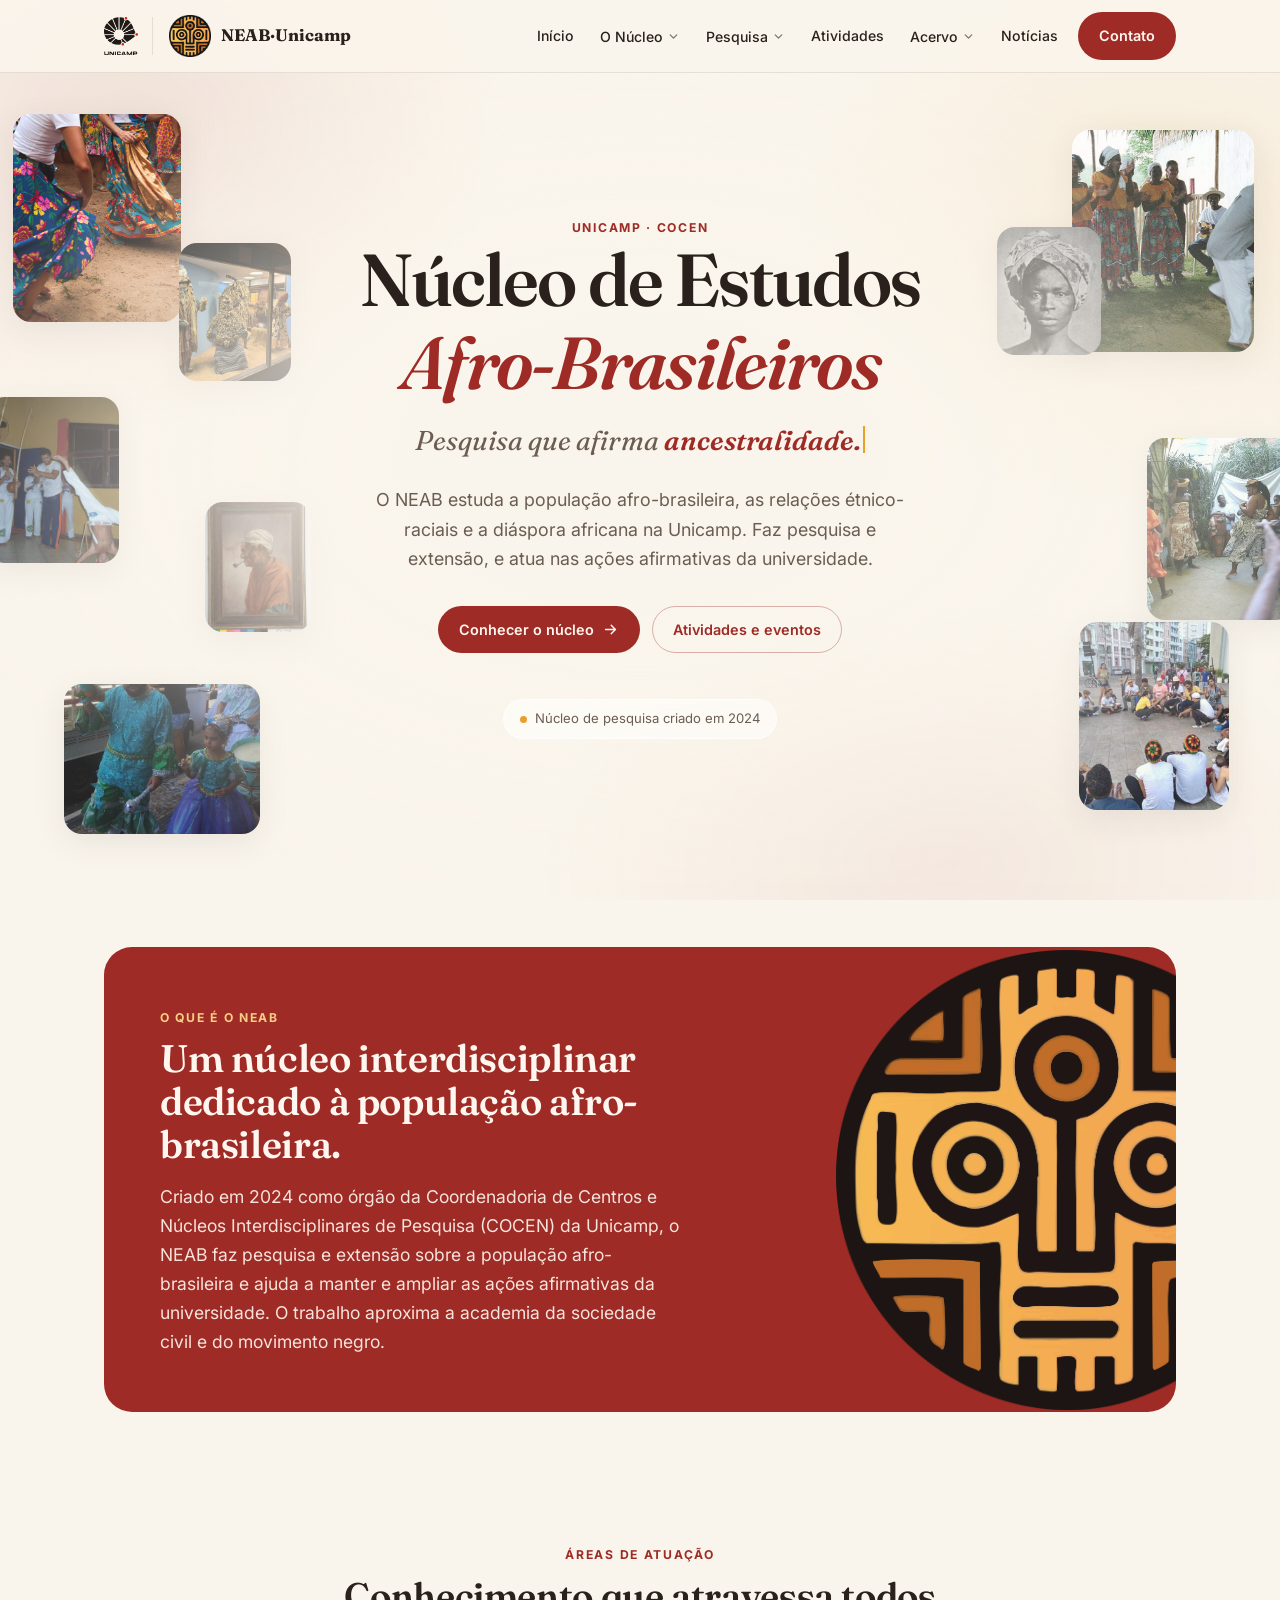
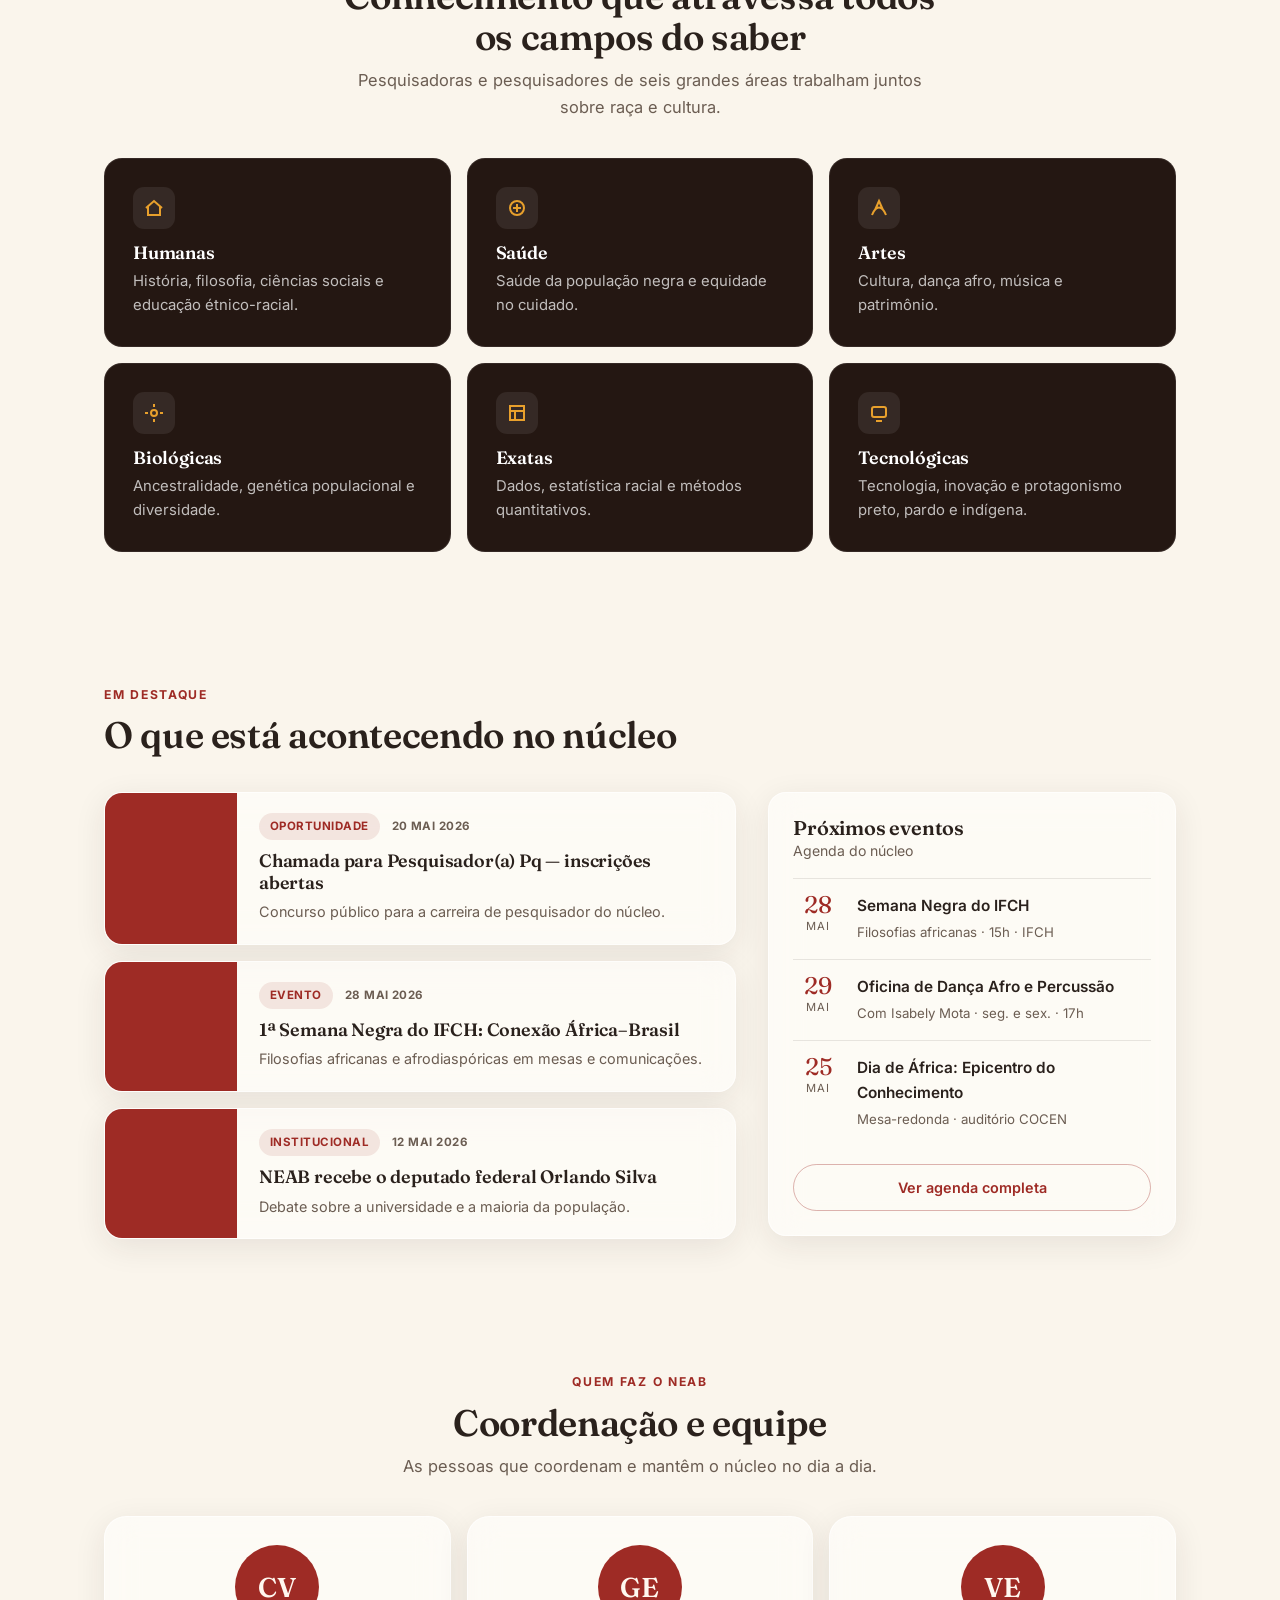
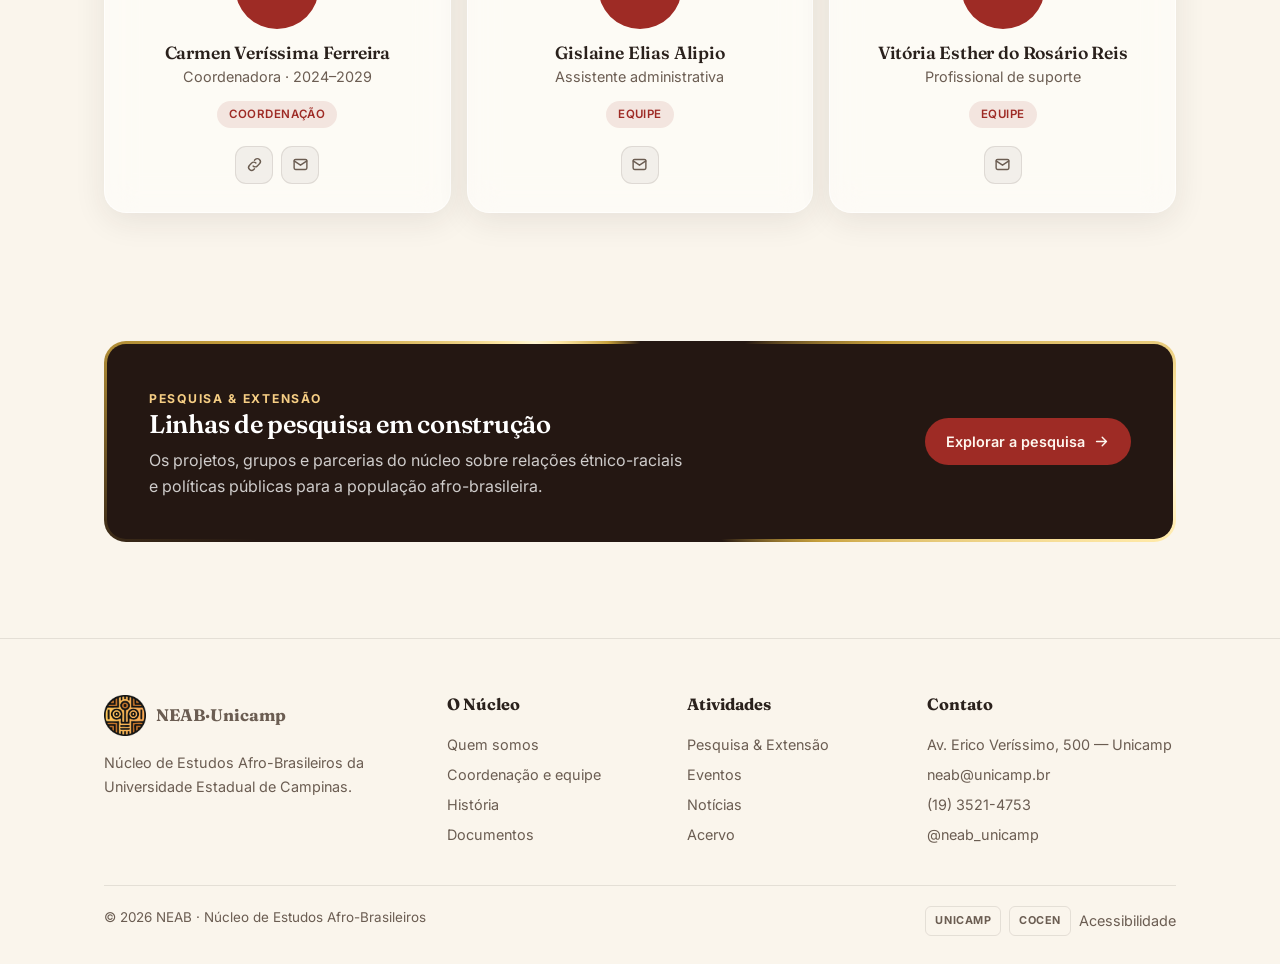
<file: index.html>
<!DOCTYPE html>
<html lang="pt-BR">
<head>
<meta charset="UTF-8">
<meta name="viewport" content="width=device-width, initial-scale=1.0">
<title>NEAB Unicamp — Núcleo de Estudos Afro-Brasileiros</title>
<meta name="description" content="Núcleo de Estudos Afro-Brasileiros da Unicamp. Pesquisa, extensão e ações afirmativas sobre a população afro-brasileira.">
<link rel="icon" type="image/png" href="neab.png">
<link rel="apple-touch-icon" href="neab.png">
<link rel="preconnect" href="https://fonts.googleapis.com">
<link rel="preconnect" href="https://fonts.gstatic.com" crossorigin>
<link href="https://fonts.googleapis.com/css2?family=Fraunces:ital,opsz,wght@0,9..144,400;0,9..144,500;0,9..144,600;0,9..144,700;1,9..144,400;1,9..144,500&family=Inter:wght@400;500;600;700&display=swap" rel="stylesheet">
<link rel="stylesheet" href="styles.css">
</head>
<body>
<a href="#main" class="skip">Pular para o conteúdo</a>

<svg width="0" height="0" style="position:absolute" aria-hidden="true">
  <symbol id="adinkra" viewBox="0 0 100 100"><g fill="none" stroke="currentColor" stroke-width="6" stroke-linecap="round" stroke-linejoin="round"><rect x="22" y="22" width="56" height="56" rx="8"/><path d="M50 14 V32 M50 68 V86 M14 50 H32 M68 50 H86"/><circle cx="50" cy="50" r="13"/><path d="M50 41 L59 50 L50 59 L41 50 Z" fill="currentColor" stroke="none"/></g></symbol>
  <symbol id="i-info" viewBox="0 0 24 24" fill="none" stroke="currentColor" stroke-width="2" stroke-linecap="round" stroke-linejoin="round"><circle cx="12" cy="12" r="9"/><path d="M12 11v5M12 8h.01"/></symbol>
  <symbol id="i-users" viewBox="0 0 24 24" fill="none" stroke="currentColor" stroke-width="2" stroke-linecap="round" stroke-linejoin="round"><circle cx="9" cy="8" r="3"/><path d="M3 20a6 6 0 0 1 12 0M16 6a3 3 0 0 1 0 6M21 20a5 5 0 0 0-4-5"/></symbol>
  <symbol id="i-compass" viewBox="0 0 24 24" fill="none" stroke="currentColor" stroke-width="2" stroke-linecap="round" stroke-linejoin="round"><circle cx="12" cy="12" r="9"/><path d="M15.5 8.5l-2 5-5 2 2-5z"/></symbol>
  <symbol id="i-clock" viewBox="0 0 24 24" fill="none" stroke="currentColor" stroke-width="2" stroke-linecap="round" stroke-linejoin="round"><circle cx="12" cy="12" r="9"/><path d="M12 7v5l3 2"/></symbol>
  <symbol id="i-file" viewBox="0 0 24 24" fill="none" stroke="currentColor" stroke-width="2" stroke-linecap="round" stroke-linejoin="round"><path d="M14 3H6v18h12V7z"/><path d="M14 3v4h4M9 13h6M9 17h6"/></symbol>
  <symbol id="i-search" viewBox="0 0 24 24" fill="none" stroke="currentColor" stroke-width="2" stroke-linecap="round" stroke-linejoin="round"><circle cx="11" cy="11" r="7"/><path d="M21 21l-4-4"/></symbol>
  <symbol id="i-folder" viewBox="0 0 24 24" fill="none" stroke="currentColor" stroke-width="2" stroke-linecap="round" stroke-linejoin="round"><path d="M3 7h6l2 2h10v9a2 2 0 0 1-2 2H3z"/></symbol>
  <symbol id="i-book" viewBox="0 0 24 24" fill="none" stroke="currentColor" stroke-width="2" stroke-linecap="round" stroke-linejoin="round"><path d="M4 4h11a2 2 0 0 1 2 2v14H6a2 2 0 0 1-2-2z"/><path d="M17 6h3v14H8"/></symbol>
  <symbol id="i-video" viewBox="0 0 24 24" fill="none" stroke="currentColor" stroke-width="2" stroke-linecap="round" stroke-linejoin="round"><rect x="3" y="6" width="13" height="12" rx="2"/><path d="M16 10l5-3v10l-5-3z"/></symbol>
  <symbol id="i-chev" viewBox="0 0 24 24" fill="none" stroke="currentColor" stroke-width="2.4" stroke-linecap="round" stroke-linejoin="round"><path d="M6 9l6 6 6-6"/></symbol>
  <symbol id="i-arrow" viewBox="0 0 24 24" fill="none" stroke="currentColor" stroke-width="2" stroke-linecap="round" stroke-linejoin="round"><path d="M5 12h14M13 6l6 6-6 6"/></symbol>
  <symbol id="i-mail" viewBox="0 0 24 24" fill="none" stroke="currentColor" stroke-width="2" stroke-linecap="round" stroke-linejoin="round"><rect x="3" y="5" width="18" height="14" rx="2"/><path d="M3 7l9 6 9-6"/></symbol>
  <symbol id="i-link" viewBox="0 0 24 24" fill="none" stroke="currentColor" stroke-width="2" stroke-linecap="round" stroke-linejoin="round"><path d="M10 14a4 4 0 0 0 6 0l3-3a4 4 0 0 0-6-6l-1 1"/><path d="M14 10a4 4 0 0 0-6 0l-3 3a4 4 0 0 0 6 6l1-1"/></symbol>
</svg>

<!-- NAVBAR flutuante -->
<header>
  <nav class="navbar" aria-label="Navegação principal">
    <a class="unicamp-seal" href="https://www.unicamp.br" aria-label="Universidade Estadual de Campinas"><img src="unicamp-logo.png" alt="Unicamp"></a>
    <a class="brand" href="#" aria-label="NEAB Unicamp — início">
      <img class="logo-badge" src="neab.png" alt="NEAB Unicamp">
      <span>NEAB·Unicamp</span>
    </a>
    <div class="navlinks">
      <a class="navlink" href="index.html">Início</a>
      <div class="has-drop">
        <button class="navlink">O Núcleo <svg class="chev"><use href="#i-chev"/></svg></button>
        <div class="dropdown" role="menu">
          <a class="drop-item" href="o-nucleo.html#quem-somos"><span class="ic"><svg width="19" height="19"><use href="#i-info"/></svg></span><span><span class="t">Quem somos</span><span class="d">Missão e o que é o NEAB</span></span></a>
          <a class="drop-item" href="o-nucleo.html#equipe"><span class="ic"><svg width="19" height="19"><use href="#i-users"/></svg></span><span><span class="t">Coordenação e equipe</span><span class="d">Pesquisadores e administração</span></span></a>
          <a class="drop-item" href="o-nucleo.html#areas"><span class="ic"><svg width="19" height="19"><use href="#i-compass"/></svg></span><span><span class="t">Áreas de atuação</span><span class="d">As seis áreas do conhecimento</span></span></a>
          <a class="drop-item" href="o-nucleo.html#historia"><span class="ic"><svg width="19" height="19"><use href="#i-clock"/></svg></span><span><span class="t">História</span><span class="d">A trajetória na Unicamp</span></span></a>
          <a class="drop-item" href="o-nucleo.html#documentos"><span class="ic"><svg width="19" height="19"><use href="#i-file"/></svg></span><span><span class="t">Documentos</span><span class="d">Criação e regimento</span></span></a>
        </div>
      </div>
      <div class="has-drop">
        <button class="navlink">Pesquisa <svg class="chev"><use href="#i-chev"/></svg></button>
        <div class="dropdown" role="menu">
          <a class="drop-item" href="pesquisa.html#linhas"><span class="ic"><svg width="19" height="19"><use href="#i-search"/></svg></span><span><span class="t">Linhas de pesquisa</span><span class="d">Eixos temáticos</span></span></a>
          <a class="drop-item" href="pesquisa.html#projetos"><span class="ic"><svg width="19" height="19"><use href="#i-folder"/></svg></span><span><span class="t">Projetos</span><span class="d">Pesquisa e extensão em curso</span></span></a>
        </div>
      </div>
      <a class="navlink" href="eventos.html">Atividades</a>
      <div class="has-drop">
        <button class="navlink">Acervo <svg class="chev"><use href="#i-chev"/></svg></button>
        <div class="dropdown" role="menu">
          <a class="drop-item" href="acervo.html#publicacoes"><span class="ic"><svg width="19" height="19"><use href="#i-book"/></svg></span><span><span class="t">Publicações</span><span class="d">Artigos, livros e produção</span></span></a>
          <a class="drop-item" href="acervo.html#videos"><span class="ic"><svg width="19" height="19"><use href="#i-video"/></svg></span><span><span class="t">Vídeos</span><span class="d">Registros de eventos</span></span></a>
        </div>
      </div>
      <a class="navlink" href="noticias.html">Notícias</a>
    </div>
    <a class="btn btn-primary nav-cta" href="contato.html">Contato</a>
    <button class="menu-toggle" id="openSheet" aria-label="Abrir menu" aria-expanded="false">
      <svg width="22" height="22" fill="none" stroke="currentColor" stroke-width="2" stroke-linecap="round"><path d="M3 7h18M3 12h18M3 17h18"/></svg>
    </button>
  </nav>
</header>

<!-- Sheet mobile -->
<div class="overlay" id="overlay"></div>
<aside class="sheet" id="sheet" aria-label="Menu" aria-hidden="true">
  <div class="sheet-head">
    <a class="brand" href="#"><img class="logo-badge" src="neab.png" alt="NEAB Unicamp"><span>NEAB·Unicamp</span></a>
    <button class="menu-toggle" id="closeSheet" aria-label="Fechar menu" style="display:flex"><svg width="20" height="20" fill="none" stroke="currentColor" stroke-width="2" stroke-linecap="round"><path d="M5 5l12 12M17 5L5 17"/></svg></button>
  </div>
  <div class="sheet-body">
    <a class="sheet-link" href="index.html">Início</a>
    <div class="acc">
      <button class="acc-trigger">O Núcleo <svg class="chev"><use href="#i-chev"/></svg></button>
      <div class="acc-panel">
        <a href="o-nucleo.html#quem-somos"><span class="ic"><svg width="18" height="18"><use href="#i-info"/></svg></span>Quem somos</a>
        <a href="o-nucleo.html#equipe"><span class="ic"><svg width="18" height="18"><use href="#i-users"/></svg></span>Coordenação e equipe</a>
        <a href="o-nucleo.html#areas"><span class="ic"><svg width="18" height="18"><use href="#i-compass"/></svg></span>Áreas de atuação</a>
        <a href="o-nucleo.html#historia"><span class="ic"><svg width="18" height="18"><use href="#i-clock"/></svg></span>História</a>
        <a href="o-nucleo.html#documentos"><span class="ic"><svg width="18" height="18"><use href="#i-file"/></svg></span>Documentos</a>
      </div>
    </div>
    <div class="acc">
      <button class="acc-trigger">Pesquisa &amp; Extensão <svg class="chev"><use href="#i-chev"/></svg></button>
      <div class="acc-panel">
        <a href="pesquisa.html#linhas"><span class="ic"><svg width="18" height="18"><use href="#i-search"/></svg></span>Linhas de pesquisa</a>
        <a href="pesquisa.html#projetos"><span class="ic"><svg width="18" height="18"><use href="#i-folder"/></svg></span>Projetos</a>
      </div>
    </div>
    <a class="sheet-link" href="eventos.html">Atividades</a>
    <div class="acc">
      <button class="acc-trigger">Acervo <svg class="chev"><use href="#i-chev"/></svg></button>
      <div class="acc-panel">
        <a href="acervo.html#publicacoes"><span class="ic"><svg width="18" height="18"><use href="#i-book"/></svg></span>Publicações</a>
        <a href="acervo.html#videos"><span class="ic"><svg width="18" height="18"><use href="#i-video"/></svg></span>Vídeos</a>
      </div>
    </div>
    <a class="sheet-link" href="noticias.html">Notícias</a>
  </div>
  <div class="sheet-cta"><a class="btn btn-primary" href="#" style="width:100%;justify-content:center">Contato</a></div>
</aside>

<main id="main">

  <!-- HERO -->
  <section class="hero">
    <!-- Imagens flutuantes (parallax) — PLACEHOLDERS em duotone; trocar por fotos do NEAB -->
    <!-- Imagens flutuantes (parallax) — EXEMPLOS afro-temáticos (Wikimedia Commons); trocar por fotos do NEAB -->
    <div class="floating" id="floating" aria-hidden="true">
      <div class="float-el" data-depth="1.4" style="top:5%;left:1%;width:168px;height:208px"><img src="img/h6.jpg" alt=""></div>
      <div class="float-el" data-depth="0.8" style="top:7%;right:2%;width:182px;height:222px"><img src="img/h2.jpg" alt=""></div>
      <div class="float-el" data-depth="2.0" style="top:40%;left:-1%;width:132px;height:166px"><img src="img/h8.jpg" alt=""></div>
      <div class="float-el" data-depth="1.2" style="top:45%;right:-1%;width:146px;height:182px"><img src="img/h4.jpg" alt=""></div>
      <div class="float-el" data-depth="1.1" style="bottom:6%;left:5%;width:196px;height:150px"><img src="img/h3.jpg" alt=""></div>
      <div class="float-el" data-depth="1.6" style="bottom:9%;right:4%;width:150px;height:188px"><img src="img/h1.jpg" alt=""></div>
      <div class="float-el" data-depth="1.0" style="top:21%;left:14%;width:112px;height:138px"><img src="img/h5.jpg" alt=""></div>
      <div class="float-el" data-depth="1.3" style="top:19%;right:14%;width:104px;height:128px"><img src="img/h7.png" alt=""></div>
      <div class="float-el" data-depth="0.9" style="bottom:31%;left:16%;width:106px;height:130px"><img src="img/h9.jpg" alt=""></div>
    </div>
    <!-- fundo mobile (estático, decorativo) -->
    <div class="floating-m" aria-hidden="true">
      <div class="float-el" style="top:2%;left:-6%;width:124px;height:155px"><img src="img/h2.jpg" alt=""></div>
      <div class="float-el" style="top:5%;right:-7%;width:132px;height:162px"><img src="img/h6.jpg" alt=""></div>
      <div class="float-el" style="bottom:1%;left:-5%;width:120px;height:142px"><img src="img/h1.jpg" alt=""></div>
      <div class="float-el" style="bottom:3%;right:-6%;width:130px;height:152px"><img src="img/h3.jpg" alt=""></div>
    </div>
    <div class="hero-scrim" aria-hidden="true"></div>
    <div class="wrap hero-inner">
      <span class="eyebrow">Unicamp · COCEN</span>
      <h1>Núcleo de Estudos <em>Afro-Brasileiros</em></h1>
      <div class="type-line">Pesquisa que afirma <b id="tw"></b><span class="caret" aria-hidden="true"></span></div>
      <p class="lead">O NEAB estuda a população afro-brasileira, as relações étnico-raciais e a diáspora africana na Unicamp. Faz pesquisa e extensão, e atua nas ações afirmativas da universidade.</p>
      <div class="hero-cta">
        <a class="btn btn-primary" href="o-nucleo.html">Conhecer o núcleo <svg class="ar" width="17" height="17"><use href="#i-arrow"/></svg></a>
        <a class="btn btn-ghost" href="#destaques">Atividades e eventos</a>
      </div>
      <div class="hero-meta"><span class="dot"></span> Núcleo de pesquisa criado em 2024</div>
    </div>
  </section>

  <!-- O QUE É -->
  <section class="block" id="sobre">
    <div class="wrap">
      <div class="about-card">
        <div class="about-text">
          <span class="eyebrow">O que é o NEAB</span>
          <h2>Um núcleo interdisciplinar dedicado à população afro-brasileira.</h2>
          <p>Criado em 2024 como órgão da Coordenadoria de Centros e Núcleos Interdisciplinares de Pesquisa (COCEN) da Unicamp, o NEAB faz pesquisa e extensão sobre a população afro-brasileira e ajuda a manter e ampliar as ações afirmativas da universidade. O trabalho aproxima a academia da sociedade civil e do movimento negro.</p>
        </div>
        <img class="about-logo" src="neab.png" alt="">
      </div>
    </div>
  </section>

  <!-- ÁREAS -->
  <section class="block">
    <div class="wrap">
      <div class="section-head center">
        <span class="eyebrow">Áreas de atuação</span>
        <h2>Conhecimento que atravessa todos os campos do saber</h2>
        <p>Pesquisadoras e pesquisadores de seis grandes áreas trabalham juntos sobre raça e cultura.</p>
      </div>
      <div class="areas">
        <article class="area"><span class="spot"></span><div class="ic"><svg width="22" height="22" fill="none" stroke="currentColor" stroke-width="2"><path d="M3 11l8-7 8 7M5 9v9h12V9"/></svg></div><h3>Humanas</h3><p>História, filosofia, ciências sociais e educação étnico-racial.</p></article>
        <article class="area"><span class="spot"></span><div class="ic"><svg width="22" height="22" fill="none" stroke="currentColor" stroke-width="2"><circle cx="11" cy="11" r="7"/><path d="M11 7v8M7 11h8"/></svg></div><h3>Saúde</h3><p>Saúde da população negra e equidade no cuidado.</p></article>
        <article class="area"><span class="spot"></span><div class="ic"><svg width="22" height="22" fill="none" stroke="currentColor" stroke-width="2"><path d="M4 18c4-10 10-10 14 0M7 13l4-9 4 9"/></svg></div><h3>Artes</h3><p>Cultura, dança afro, música e patrimônio.</p></article>
        <article class="area"><span class="spot"></span><div class="ic"><svg width="22" height="22" fill="none" stroke="currentColor" stroke-width="2"><circle cx="11" cy="11" r="3"/><path d="M11 2v3M11 17v3M2 11h3M17 11h3"/></svg></div><h3>Biológicas</h3><p>Ancestralidade, genética populacional e diversidade.</p></article>
        <article class="area"><span class="spot"></span><div class="ic"><svg width="22" height="22" fill="none" stroke="currentColor" stroke-width="2"><path d="M4 4h14v14H4zM4 9h14M9 9v9"/></svg></div><h3>Exatas</h3><p>Dados, estatística racial e métodos quantitativos.</p></article>
        <article class="area"><span class="spot"></span><div class="ic"><svg width="22" height="22" fill="none" stroke="currentColor" stroke-width="2"><rect x="4" y="5" width="14" height="10" rx="2"/><path d="M8 19h6"/></svg></div><h3>Tecnológicas</h3><p>Tecnologia, inovação e protagonismo preto, pardo e indígena.</p></article>
      </div>
    </div>
  </section>

  <!-- DESTAQUES -->
  <section class="block" id="destaques">
    <div class="wrap">
      <div class="section-head"><span class="eyebrow">Em destaque</span><h2>O que está acontecendo no núcleo</h2></div>
      <div class="hl-grid">
        <div class="news-list">
          <article class="post glass"><a class="cover" href="noticia.html" aria-label="Chamada para Pesquisador Pq"></a><div class="thumb" aria-hidden="true"></div><div class="body"><div class="meta"><span class="tag">Oportunidade</span><span>20 mai 2026</span></div><h3><span>Chamada para Pesquisador(a) Pq — inscrições abertas</span></h3><p>Concurso público para a carreira de pesquisador do núcleo.</p></div></article>
          <article class="post glass"><a class="cover" href="noticia.html" aria-label="Semana Negra do IFCH"></a><div class="thumb n2" aria-hidden="true"></div><div class="body"><div class="meta"><span class="tag">Evento</span><span>28 mai 2026</span></div><h3><span>1ª Semana Negra do IFCH: Conexão África–Brasil</span></h3><p>Filosofias africanas e afrodiaspóricas em mesas e comunicações.</p></div></article>
          <article class="post glass"><a class="cover" href="noticia.html" aria-label="Visita do deputado Orlando Silva"></a><div class="thumb n3" aria-hidden="true"></div><div class="body"><div class="meta"><span class="tag">Institucional</span><span>12 mai 2026</span></div><h3><span>NEAB recebe o deputado federal Orlando Silva</span></h3><p>Debate sobre a universidade e a maioria da população.</p></div></article>
        </div>
        <aside class="events glass" aria-label="Próximos eventos">
          <h3 class="t">Próximos eventos</h3>
          <p class="sub">Agenda do núcleo</p>
          <div class="event"><div class="date"><div class="d">28</div><div class="m">Mai</div></div><div class="info"><strong>Semana Negra do IFCH</strong><span>Filosofias africanas · 15h · IFCH</span></div></div>
          <div class="event"><div class="date"><div class="d">29</div><div class="m">Mai</div></div><div class="info"><strong>Oficina de Dança Afro e Percussão</strong><span>Com Isabely Mota · seg. e sex. · 17h</span></div></div>
          <div class="event"><div class="date"><div class="d">25</div><div class="m">Mai</div></div><div class="info"><strong>Dia de África: Epicentro do Conhecimento</strong><span>Mesa-redonda · auditório COCEN</span></div></div>
          <div style="margin-top:18px"><a class="btn btn-ghost" href="#" style="width:100%;justify-content:center">Ver agenda completa</a></div>
        </aside>
      </div>
    </div>
  </section>

  <!-- EQUIPE -->
  <section class="block">
    <div class="wrap">
      <div class="section-head center"><span class="eyebrow">Quem faz o NEAB</span><h2>Coordenação e equipe</h2><p>As pessoas que coordenam e mantêm o núcleo no dia a dia.</p></div>
      <div class="people">
        <article class="person glass">
          <div class="avatar" aria-hidden="true">CV</div>
          <h3>Carmen Veríssima Ferreira</h3>
          <div class="role">Coordenadora · 2024–2029</div>
          <span class="ptag">Coordenação</span>
          <div class="links"><a href="#" aria-label="Lattes"><svg width="17" height="17"><use href="#i-link"/></svg></a><a href="mailto:neab@unicamp.br" aria-label="E-mail"><svg width="17" height="17"><use href="#i-mail"/></svg></a></div>
        </article>
        <article class="person glass">
          <div class="avatar" aria-hidden="true">GE</div>
          <h3>Gislaine Elias Alipio</h3>
          <div class="role">Assistente administrativa</div>
          <span class="ptag">Equipe</span>
          <div class="links"><a href="mailto:neab@unicamp.br" aria-label="E-mail"><svg width="17" height="17"><use href="#i-mail"/></svg></a></div>
        </article>
        <article class="person glass">
          <div class="avatar" aria-hidden="true">VE</div>
          <h3>Vitória Esther do Rosário Reis</h3>
          <div class="role">Profissional de suporte</div>
          <span class="ptag">Equipe</span>
          <div class="links"><a href="mailto:neab@unicamp.br" aria-label="E-mail"><svg width="17" height="17"><use href="#i-mail"/></svg></a></div>
        </article>
      </div>
    </div>
  </section>

  <!-- PESQUISA -->
  <section class="block">
    <div class="wrap">
      <div class="research-cta">
        <div>
          <span class="eyebrow">Pesquisa &amp; Extensão</span>
          <h2 class="serif">Linhas de pesquisa em construção</h2>
          <p>Os projetos, grupos e parcerias do núcleo sobre relações étnico-raciais e políticas públicas para a população afro-brasileira.</p>
        </div>
        <a class="btn btn-primary" href="#">Explorar a pesquisa <svg class="ar" width="17" height="17"><use href="#i-arrow"/></svg></a>
      </div>
    </div>
  </section>

</main>

<footer>
  <div class="wrap">
    <div class="foot-grid">
      <div class="foot-brand">
        <a class="brand" href="#"><img class="logo-badge" src="neab.png" alt="NEAB Unicamp"><span>NEAB·Unicamp</span></a>
        <p>Núcleo de Estudos Afro-Brasileiros da Universidade Estadual de Campinas.</p>
      </div>
      <div><h4>O Núcleo</h4><a href="o-nucleo.html#quem-somos">Quem somos</a><a href="o-nucleo.html#equipe">Coordenação e equipe</a><a href="o-nucleo.html#historia">História</a><a href="o-nucleo.html#documentos">Documentos</a></div>
      <div><h4>Atividades</h4><a href="pesquisa.html">Pesquisa &amp; Extensão</a><a href="#destaques">Eventos</a><a href="noticias.html">Notícias</a><a href="acervo.html">Acervo</a></div>
      <div><h4>Contato</h4><a href="#">Av. Erico Veríssimo, 500 — Unicamp</a><a href="mailto:neab@unicamp.br">neab@unicamp.br</a><a href="tel:+551935214753">(19) 3521-4753</a><a href="https://instagram.com/neab_unicamp">@neab_unicamp</a></div>
    </div>
    <div class="foot-bottom">
      <span>© 2026 NEAB · Núcleo de Estudos Afro-Brasileiros</span>
      <div class="seals"><span class="seal">UNICAMP</span><span class="seal">COCEN</span><a href="#" style="display:inline">Acessibilidade</a></div>
    </div>
  </div>
</footer>

<script>
  const sheet=document.getElementById('sheet'),overlay=document.getElementById('overlay'),openB=document.getElementById('openSheet'),closeB=document.getElementById('closeSheet');
  const openSheet=()=>{sheet.classList.add('open');overlay.classList.add('open');openB.setAttribute('aria-expanded','true');sheet.setAttribute('aria-hidden','false')};
  const closeSheet=()=>{sheet.classList.remove('open');overlay.classList.remove('open');openB.setAttribute('aria-expanded','false');sheet.setAttribute('aria-hidden','true')};
  openB.addEventListener('click',openSheet);closeB.addEventListener('click',closeSheet);overlay.addEventListener('click',closeSheet);
  document.addEventListener('keydown',e=>{if(e.key==='Escape')closeSheet()});
  document.querySelectorAll('.acc-trigger').forEach(t=>t.addEventListener('click',()=>t.parentElement.classList.toggle('open')));

  const reduced=window.matchMedia('(prefers-reduced-motion: reduce)').matches;

  // Spotlight nos cards de áreas
  document.querySelectorAll('.area').forEach(card=>{
    card.addEventListener('mousemove',e=>{const r=card.getBoundingClientRect();card.style.setProperty('--mx',(e.clientX-r.left)+'px');card.style.setProperty('--my',(e.clientY-r.top)+'px');});
  });

  // Floating / parallax das imagens do hero
  (function(){
    const hero=document.querySelector('.hero'),fc=document.getElementById('floating');
    if(!hero||!fc||reduced)return;
    const els=[...fc.querySelectorAll('.float-el')];
    const cur=els.map(()=>({x:0,y:0}));let mx=0,my=0;
    hero.addEventListener('mousemove',e=>{const r=fc.getBoundingClientRect();mx=e.clientX-(r.left+r.width/2);my=e.clientY-(r.top+r.height/2);});
    hero.addEventListener('mouseleave',()=>{mx=0;my=0;});
    (function loop(){els.forEach((el,i)=>{const d=parseFloat(el.dataset.depth||1);const tx=(mx*d)/22,ty=(my*d)/22;cur[i].x+=(tx-cur[i].x)*0.06;cur[i].y+=(ty-cur[i].y)*0.06;el.style.transform=`translate3d(${cur[i].x.toFixed(2)}px,${cur[i].y.toFixed(2)}px,0)`;});requestAnimationFrame(loop);})();
  })();

  const words=['ancestralidade.','identidade.','memória.','futuro.','justiça.'];
  const el=document.getElementById('tw');let wi=0,ci=0,deleting=false;
  function tick(){const w=words[wi];el.textContent=w.substring(0,ci);
    if(!deleting){ci++;if(ci>w.length){deleting=true;return setTimeout(tick,1500);}}
    else{ci--;if(ci===0){deleting=false;wi=(wi+1)%words.length;}}
    setTimeout(tick,deleting?45:85);}
  if(!window.matchMedia('(prefers-reduced-motion: reduce)').matches){tick();}else{el.textContent=words[0];}
</script>
</body>
</html>
</file>
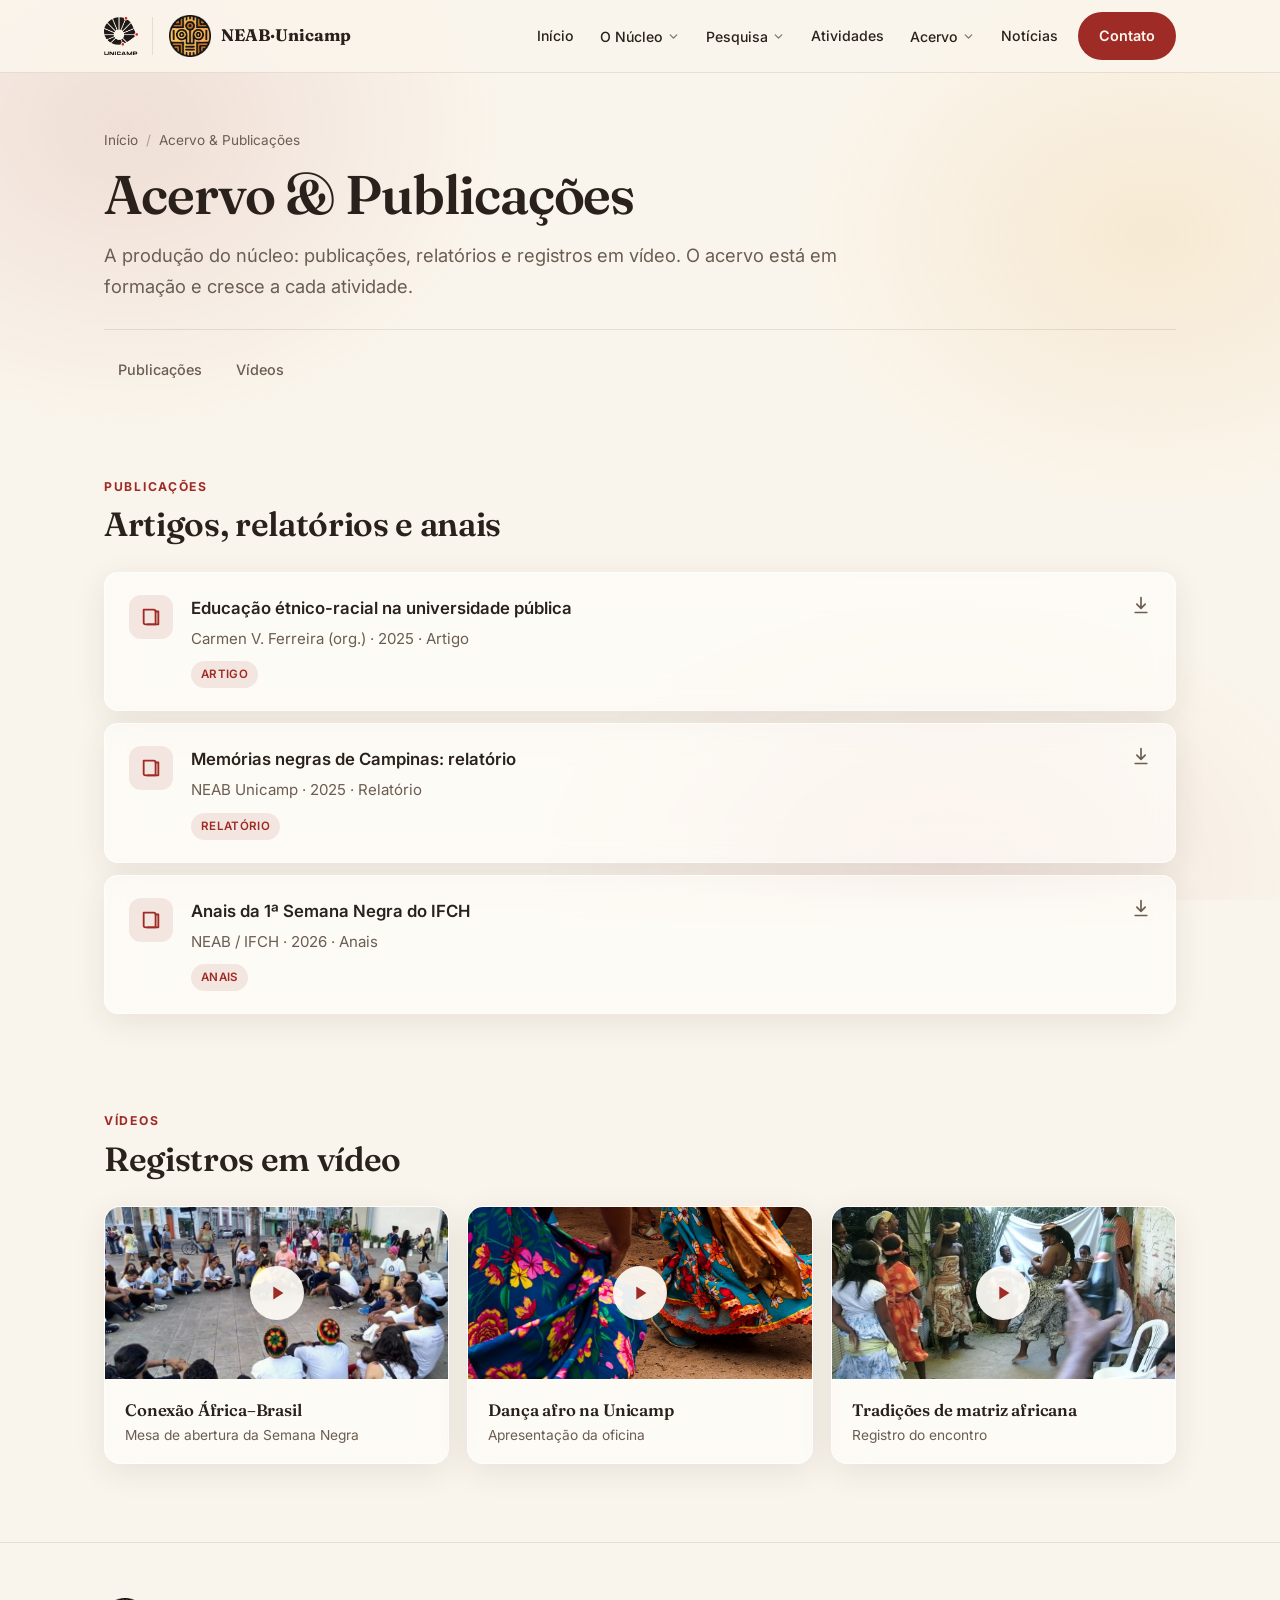
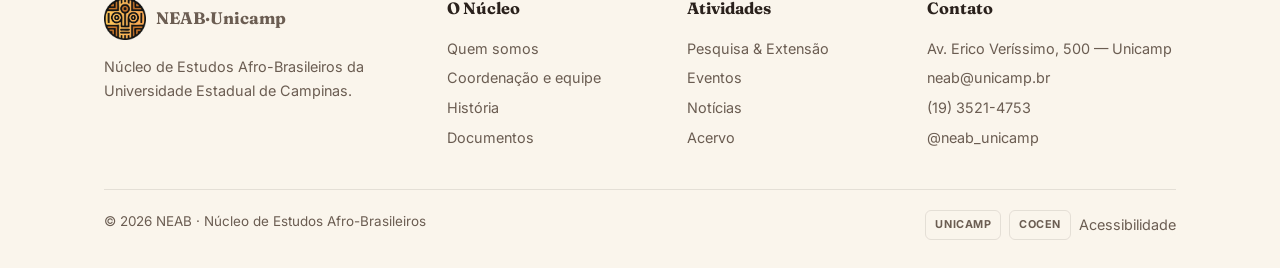
<file: acervo.html>
<!DOCTYPE html>
<html lang="pt-BR">
<head>
<meta charset="UTF-8">
<meta name="viewport" content="width=device-width, initial-scale=1.0">
<title>Acervo & Publicações — NEAB Unicamp</title>
<meta name="description" content="Publicações, relatórios e vídeos do NEAB Unicamp.">
<link rel="icon" type="image/png" href="neab.png">
<link rel="apple-touch-icon" href="neab.png">
<link rel="preconnect" href="https://fonts.googleapis.com">
<link rel="preconnect" href="https://fonts.gstatic.com" crossorigin>
<link href="https://fonts.googleapis.com/css2?family=Fraunces:ital,opsz,wght@0,9..144,400;0,9..144,500;0,9..144,600;0,9..144,700;1,9..144,400;1,9..144,500&family=Inter:wght@400;500;600;700&display=swap" rel="stylesheet">
<link rel="stylesheet" href="styles.css">
</head>
<body>
<a href="#main" class="skip">Pular para o conteúdo</a>

<svg width="0" height="0" style="position:absolute" aria-hidden="true">
  <symbol id="adinkra" viewBox="0 0 100 100"><g fill="none" stroke="currentColor" stroke-width="6" stroke-linecap="round" stroke-linejoin="round"><rect x="22" y="22" width="56" height="56" rx="8"/><path d="M50 14 V32 M50 68 V86 M14 50 H32 M68 50 H86"/><circle cx="50" cy="50" r="13"/><path d="M50 41 L59 50 L50 59 L41 50 Z" fill="currentColor" stroke="none"/></g></symbol>
  <symbol id="i-info" viewBox="0 0 24 24" fill="none" stroke="currentColor" stroke-width="2" stroke-linecap="round" stroke-linejoin="round"><circle cx="12" cy="12" r="9"/><path d="M12 11v5M12 8h.01"/></symbol>
  <symbol id="i-users" viewBox="0 0 24 24" fill="none" stroke="currentColor" stroke-width="2" stroke-linecap="round" stroke-linejoin="round"><circle cx="9" cy="8" r="3"/><path d="M3 20a6 6 0 0 1 12 0M16 6a3 3 0 0 1 0 6M21 20a5 5 0 0 0-4-5"/></symbol>
  <symbol id="i-compass" viewBox="0 0 24 24" fill="none" stroke="currentColor" stroke-width="2" stroke-linecap="round" stroke-linejoin="round"><circle cx="12" cy="12" r="9"/><path d="M15.5 8.5l-2 5-5 2 2-5z"/></symbol>
  <symbol id="i-clock" viewBox="0 0 24 24" fill="none" stroke="currentColor" stroke-width="2" stroke-linecap="round" stroke-linejoin="round"><circle cx="12" cy="12" r="9"/><path d="M12 7v5l3 2"/></symbol>
  <symbol id="i-file" viewBox="0 0 24 24" fill="none" stroke="currentColor" stroke-width="2" stroke-linecap="round" stroke-linejoin="round"><path d="M14 3H6v18h12V7z"/><path d="M14 3v4h4M9 13h6M9 17h6"/></symbol>
  <symbol id="i-search" viewBox="0 0 24 24" fill="none" stroke="currentColor" stroke-width="2" stroke-linecap="round" stroke-linejoin="round"><circle cx="11" cy="11" r="7"/><path d="M21 21l-4-4"/></symbol>
  <symbol id="i-folder" viewBox="0 0 24 24" fill="none" stroke="currentColor" stroke-width="2" stroke-linecap="round" stroke-linejoin="round"><path d="M3 7h6l2 2h10v9a2 2 0 0 1-2 2H3z"/></symbol>
  <symbol id="i-book" viewBox="0 0 24 24" fill="none" stroke="currentColor" stroke-width="2" stroke-linecap="round" stroke-linejoin="round"><path d="M4 4h11a2 2 0 0 1 2 2v14H6a2 2 0 0 1-2-2z"/><path d="M17 6h3v14H8"/></symbol>
  <symbol id="i-video" viewBox="0 0 24 24" fill="none" stroke="currentColor" stroke-width="2" stroke-linecap="round" stroke-linejoin="round"><rect x="3" y="6" width="13" height="12" rx="2"/><path d="M16 10l5-3v10l-5-3z"/></symbol>
  <symbol id="i-chev" viewBox="0 0 24 24" fill="none" stroke="currentColor" stroke-width="2.4" stroke-linecap="round" stroke-linejoin="round"><path d="M6 9l6 6 6-6"/></symbol>
  <symbol id="i-arrow" viewBox="0 0 24 24" fill="none" stroke="currentColor" stroke-width="2" stroke-linecap="round" stroke-linejoin="round"><path d="M5 12h14M13 6l6 6-6 6"/></symbol>
  <symbol id="i-mail" viewBox="0 0 24 24" fill="none" stroke="currentColor" stroke-width="2" stroke-linecap="round" stroke-linejoin="round"><rect x="3" y="5" width="18" height="14" rx="2"/><path d="M3 7l9 6 9-6"/></symbol>
  <symbol id="i-link" viewBox="0 0 24 24" fill="none" stroke="currentColor" stroke-width="2" stroke-linecap="round" stroke-linejoin="round"><path d="M10 14a4 4 0 0 0 6 0l3-3a4 4 0 0 0-6-6l-1 1"/><path d="M14 10a4 4 0 0 0-6 0l-3 3a4 4 0 0 0 6 6l1-1"/></symbol>
  <symbol id="i-download" viewBox="0 0 24 24" fill="none" stroke="currentColor" stroke-width="2" stroke-linecap="round" stroke-linejoin="round"><path d="M12 3v12M7 11l5 5 5-5M5 21h14"/></symbol>
  <symbol id="i-play" viewBox="0 0 24 24" fill="currentColor"><path d="M8 5v14l11-7z"/></symbol>
  <symbol id="i-pin" viewBox="0 0 24 24" fill="none" stroke="currentColor" stroke-width="2" stroke-linecap="round" stroke-linejoin="round"><path d="M12 21s7-6 7-11a7 7 0 0 0-14 0c0 5 7 11 7 11z"/><circle cx="12" cy="10" r="2.5"/></symbol>
  <symbol id="i-phone" viewBox="0 0 24 24" fill="none" stroke="currentColor" stroke-width="2" stroke-linecap="round" stroke-linejoin="round"><path d="M5 4h4l2 5-3 2a12 12 0 0 0 5 5l2-3 5 2v4a2 2 0 0 1-2 2A16 16 0 0 1 3 6a2 2 0 0 1 2-2z"/></symbol>
  <symbol id="i-ig" viewBox="0 0 24 24" fill="none" stroke="currentColor" stroke-width="2" stroke-linecap="round" stroke-linejoin="round"><rect x="3" y="3" width="18" height="18" rx="5"/><circle cx="12" cy="12" r="4"/><circle cx="17.5" cy="6.5" r="1"/></symbol>
  <symbol id="i-flask" viewBox="0 0 24 24" fill="none" stroke="currentColor" stroke-width="2" stroke-linecap="round" stroke-linejoin="round"><path d="M9 3h6M10 3v6l-5 9a2 2 0 0 0 2 3h10a2 2 0 0 0 2-3l-5-9V3"/></symbol>
</svg>

<header>
  <nav class="navbar" aria-label="Navegação principal">
    <a class="unicamp-seal" href="https://www.unicamp.br" aria-label="Universidade Estadual de Campinas"><img src="unicamp-logo.png" alt="Unicamp"></a>
    <a class="brand" href="index.html" aria-label="NEAB Unicamp — início">
      <img class="logo-badge" src="neab.png" alt="NEAB Unicamp">
      <span>NEAB·Unicamp</span>
    </a>
    <div class="navlinks">
      <a class="navlink" href="index.html">Início</a>
      <div class="has-drop">
        <button class="navlink">O Núcleo <svg class="chev"><use href="#i-chev"/></svg></button>
        <div class="dropdown" role="menu">
          <a class="drop-item" href="o-nucleo.html#quem-somos"><span class="ic"><svg width="19" height="19"><use href="#i-info"/></svg></span><span><span class="t">Quem somos</span><span class="d">Missão e o que é o NEAB</span></span></a>
          <a class="drop-item" href="o-nucleo.html#equipe"><span class="ic"><svg width="19" height="19"><use href="#i-users"/></svg></span><span><span class="t">Coordenação e equipe</span><span class="d">Pesquisadores e administração</span></span></a>
          <a class="drop-item" href="o-nucleo.html#areas"><span class="ic"><svg width="19" height="19"><use href="#i-compass"/></svg></span><span><span class="t">Áreas de atuação</span><span class="d">As seis áreas do conhecimento</span></span></a>
          <a class="drop-item" href="o-nucleo.html#historia"><span class="ic"><svg width="19" height="19"><use href="#i-clock"/></svg></span><span><span class="t">História</span><span class="d">A trajetória na Unicamp</span></span></a>
          <a class="drop-item" href="o-nucleo.html#documentos"><span class="ic"><svg width="19" height="19"><use href="#i-file"/></svg></span><span><span class="t">Documentos</span><span class="d">Criação e regimento</span></span></a>
        </div>
      </div>
      <div class="has-drop">
        <button class="navlink">Pesquisa <svg class="chev"><use href="#i-chev"/></svg></button>
        <div class="dropdown" role="menu">
          <a class="drop-item" href="pesquisa.html#linhas"><span class="ic"><svg width="19" height="19"><use href="#i-search"/></svg></span><span><span class="t">Linhas de pesquisa</span><span class="d">Eixos temáticos</span></span></a>
          <a class="drop-item" href="pesquisa.html#projetos"><span class="ic"><svg width="19" height="19"><use href="#i-folder"/></svg></span><span><span class="t">Projetos</span><span class="d">Pesquisa e extensão em curso</span></span></a>
        </div>
      </div>
      <a class="navlink" href="eventos.html">Atividades</a>
      <div class="has-drop">
        <button class="navlink">Acervo <svg class="chev"><use href="#i-chev"/></svg></button>
        <div class="dropdown" role="menu">
          <a class="drop-item" href="acervo.html#publicacoes"><span class="ic"><svg width="19" height="19"><use href="#i-book"/></svg></span><span><span class="t">Publicações</span><span class="d">Artigos, livros e produção</span></span></a>
          <a class="drop-item" href="acervo.html#videos"><span class="ic"><svg width="19" height="19"><use href="#i-video"/></svg></span><span><span class="t">Vídeos</span><span class="d">Registros de eventos</span></span></a>
        </div>
      </div>
      <a class="navlink" href="noticias.html">Notícias</a>
    </div>
    <a class="btn btn-primary nav-cta" href="contato.html">Contato</a>
    <button class="menu-toggle" id="openSheet" aria-label="Abrir menu" aria-expanded="false">
      <svg width="22" height="22" fill="none" stroke="currentColor" stroke-width="2" stroke-linecap="round"><path d="M3 7h18M3 12h18M3 17h18"/></svg>
    </button>
  </nav>
</header>

<div class="overlay" id="overlay"></div>
<aside class="sheet" id="sheet" aria-label="Menu" aria-hidden="true">
  <div class="sheet-head">
    <a class="brand" href="index.html"><img class="logo-badge" src="neab.png" alt="NEAB Unicamp"><span>NEAB·Unicamp</span></a>
    <button class="menu-toggle" id="closeSheet" aria-label="Fechar menu" style="display:flex"><svg width="20" height="20" fill="none" stroke="currentColor" stroke-width="2" stroke-linecap="round"><path d="M5 5l12 12M17 5L5 17"/></svg></button>
  </div>
  <div class="sheet-body">
    <a class="sheet-link" href="index.html">Início</a>
    <div class="acc">
      <button class="acc-trigger">O Núcleo <svg class="chev"><use href="#i-chev"/></svg></button>
      <div class="acc-panel">
        <a href="o-nucleo.html#quem-somos"><span class="ic"><svg width="18" height="18"><use href="#i-info"/></svg></span>Quem somos</a>
        <a href="o-nucleo.html#equipe"><span class="ic"><svg width="18" height="18"><use href="#i-users"/></svg></span>Coordenação e equipe</a>
        <a href="o-nucleo.html#areas"><span class="ic"><svg width="18" height="18"><use href="#i-compass"/></svg></span>Áreas de atuação</a>
        <a href="o-nucleo.html#historia"><span class="ic"><svg width="18" height="18"><use href="#i-clock"/></svg></span>História</a>
        <a href="o-nucleo.html#documentos"><span class="ic"><svg width="18" height="18"><use href="#i-file"/></svg></span>Documentos</a>
      </div>
    </div>
    <div class="acc">
      <button class="acc-trigger">Pesquisa &amp; Extensão <svg class="chev"><use href="#i-chev"/></svg></button>
      <div class="acc-panel">
        <a href="pesquisa.html#linhas"><span class="ic"><svg width="18" height="18"><use href="#i-search"/></svg></span>Linhas de pesquisa</a>
        <a href="pesquisa.html#projetos"><span class="ic"><svg width="18" height="18"><use href="#i-folder"/></svg></span>Projetos</a>
      </div>
    </div>
    <a class="sheet-link" href="eventos.html">Atividades</a>
    <div class="acc">
      <button class="acc-trigger">Acervo <svg class="chev"><use href="#i-chev"/></svg></button>
      <div class="acc-panel">
        <a href="acervo.html#publicacoes"><span class="ic"><svg width="18" height="18"><use href="#i-book"/></svg></span>Publicações</a>
        <a href="acervo.html#videos"><span class="ic"><svg width="18" height="18"><use href="#i-video"/></svg></span>Vídeos</a>
      </div>
    </div>
    <a class="sheet-link" href="noticias.html">Notícias</a>
  </div>
  <div class="sheet-cta"><a class="btn btn-primary" href="contato.html" style="width:100%;justify-content:center">Contato</a></div>
</aside>

<main id="main">
<section class="page-header"><div class="wrap"><nav class="breadcrumb"><a href="index.html">Início</a><i>/</i>Acervo &amp; Publicações</nav><h1>Acervo &amp; Publicações</h1><p class="intro">A produção do núcleo: publicações, relatórios e registros em vídeo. O acervo está em formação e cresce a cada atividade.</p><nav class="subnav"><a href="#publicacoes">Publicações</a><a href="#videos">Vídeos</a></nav></div></section><section class="content-section" id="publicacoes"><div class="wrap"><span class="sec-eyebrow">Publicações</span><h2>Artigos, relatórios e anais</h2><div class="rowlist"><a class="rowitem glass" href="#"><span class="ic"><svg width="22" height="22"><use href="#i-book"/></svg></span><div class="rinfo"><strong>Educação étnico-racial na universidade pública</strong><p>Carmen V. Ferreira (org.) · 2025 · Artigo</p><div class="tags"><span class="rtag">Artigo</span></div></div><span class="dl" style="margin-left:auto;color:var(--muted)"><svg width="20" height="20"><use href="#i-download"/></svg></span></a><a class="rowitem glass" href="#"><span class="ic"><svg width="22" height="22"><use href="#i-book"/></svg></span><div class="rinfo"><strong>Memórias negras de Campinas: relatório</strong><p>NEAB Unicamp · 2025 · Relatório</p><div class="tags"><span class="rtag">Relatório</span></div></div><span class="dl" style="margin-left:auto;color:var(--muted)"><svg width="20" height="20"><use href="#i-download"/></svg></span></a><a class="rowitem glass" href="#"><span class="ic"><svg width="22" height="22"><use href="#i-book"/></svg></span><div class="rinfo"><strong>Anais da 1ª Semana Negra do IFCH</strong><p>NEAB / IFCH · 2026 · Anais</p><div class="tags"><span class="rtag">Anais</span></div></div><span class="dl" style="margin-left:auto;color:var(--muted)"><svg width="20" height="20"><use href="#i-download"/></svg></span></a></div></div></section><section class="content-section" id="videos"><div class="wrap"><span class="sec-eyebrow">Vídeos</span><h2>Registros em vídeo</h2><div class="media-grid"><article class="mcard glass"><div class="ph"><img src="img/h1.jpg" alt=""><div class="play"><span><svg width="22" height="22"><use href="#i-play"/></svg></span></div></div><div class="body"><h3>Conexão África–Brasil</h3><p>Mesa de abertura da Semana Negra</p></div></article><article class="mcard glass"><div class="ph"><img src="img/h6.jpg" alt=""><div class="play"><span><svg width="22" height="22"><use href="#i-play"/></svg></span></div></div><div class="body"><h3>Dança afro na Unicamp</h3><p>Apresentação da oficina</p></div></article><article class="mcard glass"><div class="ph"><img src="img/h4.jpg" alt=""><div class="play"><span><svg width="22" height="22"><use href="#i-play"/></svg></span></div></div><div class="body"><h3>Tradições de matriz africana</h3><p>Registro do encontro</p></div></article></div></div></section>
</main>

<footer>
  <div class="wrap">
    <div class="foot-grid">
      <div class="foot-brand">
        <a class="brand" href="index.html"><img class="logo-badge" src="neab.png" alt="NEAB Unicamp"><span>NEAB·Unicamp</span></a>
        <p>Núcleo de Estudos Afro-Brasileiros da Universidade Estadual de Campinas.</p>
      </div>
      <div><h4>O Núcleo</h4><a href="o-nucleo.html#quem-somos">Quem somos</a><a href="o-nucleo.html#equipe">Coordenação e equipe</a><a href="o-nucleo.html#historia">História</a><a href="o-nucleo.html#documentos">Documentos</a></div>
      <div><h4>Atividades</h4><a href="pesquisa.html">Pesquisa &amp; Extensão</a><a href="eventos.html">Eventos</a><a href="noticias.html">Notícias</a><a href="acervo.html">Acervo</a></div>
      <div><h4>Contato</h4><a href="contato.html">Av. Erico Veríssimo, 500 — Unicamp</a><a href="mailto:neab@unicamp.br">neab@unicamp.br</a><a href="tel:+551935214753">(19) 3521-4753</a><a href="https://instagram.com/neab_unicamp">@neab_unicamp</a></div>
    </div>
    <div class="foot-bottom">
      <span>© 2026 NEAB · Núcleo de Estudos Afro-Brasileiros</span>
      <div class="seals"><span class="seal">UNICAMP</span><span class="seal">COCEN</span><a href="#" style="display:inline">Acessibilidade</a></div>
    </div>
  </div>
</footer>

<script>
  const sheet=document.getElementById('sheet'),overlay=document.getElementById('overlay'),openB=document.getElementById('openSheet'),closeB=document.getElementById('closeSheet');
  const openSheet=()=>{sheet.classList.add('open');overlay.classList.add('open');openB.setAttribute('aria-expanded','true');sheet.setAttribute('aria-hidden','false')};
  const closeSheet=()=>{sheet.classList.remove('open');overlay.classList.remove('open');openB.setAttribute('aria-expanded','false');sheet.setAttribute('aria-hidden','true')};
  openB.addEventListener('click',openSheet);closeB.addEventListener('click',closeSheet);overlay.addEventListener('click',closeSheet);
  document.addEventListener('keydown',e=>{if(e.key==='Escape')closeSheet()});
  document.querySelectorAll('.acc-trigger').forEach(t=>t.addEventListener('click',()=>t.parentElement.classList.toggle('open')));
</script>
</body>
</html>
</file>
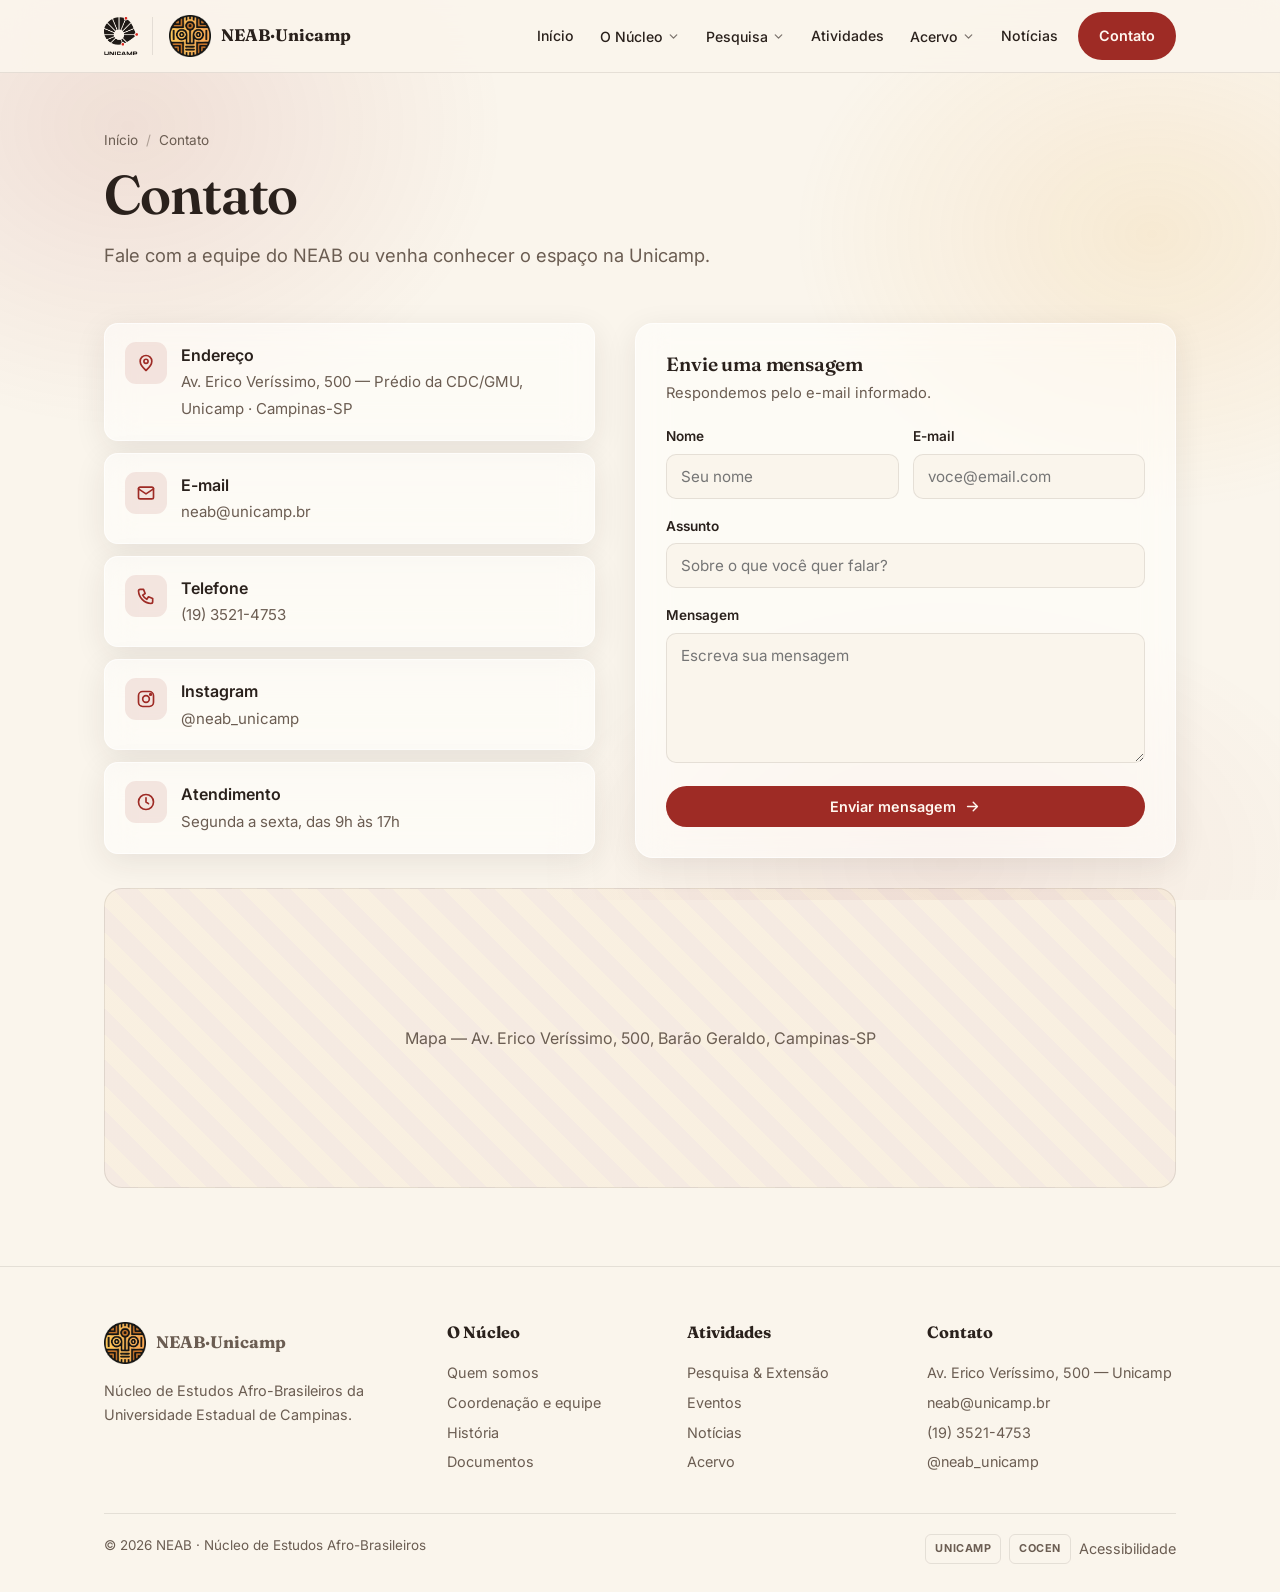
<file: contato.html>
<!DOCTYPE html>
<html lang="pt-BR">
<head>
<meta charset="UTF-8">
<meta name="viewport" content="width=device-width, initial-scale=1.0">
<title>Contato — NEAB Unicamp</title>
<meta name="description" content="Fale com o Núcleo de Estudos Afro-Brasileiros da Unicamp.">
<link rel="icon" type="image/png" href="neab.png">
<link rel="apple-touch-icon" href="neab.png">
<link rel="preconnect" href="https://fonts.googleapis.com">
<link rel="preconnect" href="https://fonts.gstatic.com" crossorigin>
<link href="https://fonts.googleapis.com/css2?family=Fraunces:ital,opsz,wght@0,9..144,400;0,9..144,500;0,9..144,600;0,9..144,700;1,9..144,400;1,9..144,500&family=Inter:wght@400;500;600;700&display=swap" rel="stylesheet">
<link rel="stylesheet" href="styles.css">
</head>
<body>
<a href="#main" class="skip">Pular para o conteúdo</a>

<svg width="0" height="0" style="position:absolute" aria-hidden="true">
  <symbol id="adinkra" viewBox="0 0 100 100"><g fill="none" stroke="currentColor" stroke-width="6" stroke-linecap="round" stroke-linejoin="round"><rect x="22" y="22" width="56" height="56" rx="8"/><path d="M50 14 V32 M50 68 V86 M14 50 H32 M68 50 H86"/><circle cx="50" cy="50" r="13"/><path d="M50 41 L59 50 L50 59 L41 50 Z" fill="currentColor" stroke="none"/></g></symbol>
  <symbol id="i-info" viewBox="0 0 24 24" fill="none" stroke="currentColor" stroke-width="2" stroke-linecap="round" stroke-linejoin="round"><circle cx="12" cy="12" r="9"/><path d="M12 11v5M12 8h.01"/></symbol>
  <symbol id="i-users" viewBox="0 0 24 24" fill="none" stroke="currentColor" stroke-width="2" stroke-linecap="round" stroke-linejoin="round"><circle cx="9" cy="8" r="3"/><path d="M3 20a6 6 0 0 1 12 0M16 6a3 3 0 0 1 0 6M21 20a5 5 0 0 0-4-5"/></symbol>
  <symbol id="i-compass" viewBox="0 0 24 24" fill="none" stroke="currentColor" stroke-width="2" stroke-linecap="round" stroke-linejoin="round"><circle cx="12" cy="12" r="9"/><path d="M15.5 8.5l-2 5-5 2 2-5z"/></symbol>
  <symbol id="i-clock" viewBox="0 0 24 24" fill="none" stroke="currentColor" stroke-width="2" stroke-linecap="round" stroke-linejoin="round"><circle cx="12" cy="12" r="9"/><path d="M12 7v5l3 2"/></symbol>
  <symbol id="i-file" viewBox="0 0 24 24" fill="none" stroke="currentColor" stroke-width="2" stroke-linecap="round" stroke-linejoin="round"><path d="M14 3H6v18h12V7z"/><path d="M14 3v4h4M9 13h6M9 17h6"/></symbol>
  <symbol id="i-search" viewBox="0 0 24 24" fill="none" stroke="currentColor" stroke-width="2" stroke-linecap="round" stroke-linejoin="round"><circle cx="11" cy="11" r="7"/><path d="M21 21l-4-4"/></symbol>
  <symbol id="i-folder" viewBox="0 0 24 24" fill="none" stroke="currentColor" stroke-width="2" stroke-linecap="round" stroke-linejoin="round"><path d="M3 7h6l2 2h10v9a2 2 0 0 1-2 2H3z"/></symbol>
  <symbol id="i-book" viewBox="0 0 24 24" fill="none" stroke="currentColor" stroke-width="2" stroke-linecap="round" stroke-linejoin="round"><path d="M4 4h11a2 2 0 0 1 2 2v14H6a2 2 0 0 1-2-2z"/><path d="M17 6h3v14H8"/></symbol>
  <symbol id="i-video" viewBox="0 0 24 24" fill="none" stroke="currentColor" stroke-width="2" stroke-linecap="round" stroke-linejoin="round"><rect x="3" y="6" width="13" height="12" rx="2"/><path d="M16 10l5-3v10l-5-3z"/></symbol>
  <symbol id="i-chev" viewBox="0 0 24 24" fill="none" stroke="currentColor" stroke-width="2.4" stroke-linecap="round" stroke-linejoin="round"><path d="M6 9l6 6 6-6"/></symbol>
  <symbol id="i-arrow" viewBox="0 0 24 24" fill="none" stroke="currentColor" stroke-width="2" stroke-linecap="round" stroke-linejoin="round"><path d="M5 12h14M13 6l6 6-6 6"/></symbol>
  <symbol id="i-mail" viewBox="0 0 24 24" fill="none" stroke="currentColor" stroke-width="2" stroke-linecap="round" stroke-linejoin="round"><rect x="3" y="5" width="18" height="14" rx="2"/><path d="M3 7l9 6 9-6"/></symbol>
  <symbol id="i-link" viewBox="0 0 24 24" fill="none" stroke="currentColor" stroke-width="2" stroke-linecap="round" stroke-linejoin="round"><path d="M10 14a4 4 0 0 0 6 0l3-3a4 4 0 0 0-6-6l-1 1"/><path d="M14 10a4 4 0 0 0-6 0l-3 3a4 4 0 0 0 6 6l1-1"/></symbol>
  <symbol id="i-download" viewBox="0 0 24 24" fill="none" stroke="currentColor" stroke-width="2" stroke-linecap="round" stroke-linejoin="round"><path d="M12 3v12M7 11l5 5 5-5M5 21h14"/></symbol>
  <symbol id="i-play" viewBox="0 0 24 24" fill="currentColor"><path d="M8 5v14l11-7z"/></symbol>
  <symbol id="i-pin" viewBox="0 0 24 24" fill="none" stroke="currentColor" stroke-width="2" stroke-linecap="round" stroke-linejoin="round"><path d="M12 21s7-6 7-11a7 7 0 0 0-14 0c0 5 7 11 7 11z"/><circle cx="12" cy="10" r="2.5"/></symbol>
  <symbol id="i-phone" viewBox="0 0 24 24" fill="none" stroke="currentColor" stroke-width="2" stroke-linecap="round" stroke-linejoin="round"><path d="M5 4h4l2 5-3 2a12 12 0 0 0 5 5l2-3 5 2v4a2 2 0 0 1-2 2A16 16 0 0 1 3 6a2 2 0 0 1 2-2z"/></symbol>
  <symbol id="i-ig" viewBox="0 0 24 24" fill="none" stroke="currentColor" stroke-width="2" stroke-linecap="round" stroke-linejoin="round"><rect x="3" y="3" width="18" height="18" rx="5"/><circle cx="12" cy="12" r="4"/><circle cx="17.5" cy="6.5" r="1"/></symbol>
  <symbol id="i-flask" viewBox="0 0 24 24" fill="none" stroke="currentColor" stroke-width="2" stroke-linecap="round" stroke-linejoin="round"><path d="M9 3h6M10 3v6l-5 9a2 2 0 0 0 2 3h10a2 2 0 0 0 2-3l-5-9V3"/></symbol>
</svg>

<header>
  <nav class="navbar" aria-label="Navegação principal">
    <a class="unicamp-seal" href="https://www.unicamp.br" aria-label="Universidade Estadual de Campinas"><img src="unicamp-logo.png" alt="Unicamp"></a>
    <a class="brand" href="index.html" aria-label="NEAB Unicamp — início">
      <img class="logo-badge" src="neab.png" alt="NEAB Unicamp">
      <span>NEAB·Unicamp</span>
    </a>
    <div class="navlinks">
      <a class="navlink" href="index.html">Início</a>
      <div class="has-drop">
        <button class="navlink">O Núcleo <svg class="chev"><use href="#i-chev"/></svg></button>
        <div class="dropdown" role="menu">
          <a class="drop-item" href="o-nucleo.html#quem-somos"><span class="ic"><svg width="19" height="19"><use href="#i-info"/></svg></span><span><span class="t">Quem somos</span><span class="d">Missão e o que é o NEAB</span></span></a>
          <a class="drop-item" href="o-nucleo.html#equipe"><span class="ic"><svg width="19" height="19"><use href="#i-users"/></svg></span><span><span class="t">Coordenação e equipe</span><span class="d">Pesquisadores e administração</span></span></a>
          <a class="drop-item" href="o-nucleo.html#areas"><span class="ic"><svg width="19" height="19"><use href="#i-compass"/></svg></span><span><span class="t">Áreas de atuação</span><span class="d">As seis áreas do conhecimento</span></span></a>
          <a class="drop-item" href="o-nucleo.html#historia"><span class="ic"><svg width="19" height="19"><use href="#i-clock"/></svg></span><span><span class="t">História</span><span class="d">A trajetória na Unicamp</span></span></a>
          <a class="drop-item" href="o-nucleo.html#documentos"><span class="ic"><svg width="19" height="19"><use href="#i-file"/></svg></span><span><span class="t">Documentos</span><span class="d">Criação e regimento</span></span></a>
        </div>
      </div>
      <div class="has-drop">
        <button class="navlink">Pesquisa <svg class="chev"><use href="#i-chev"/></svg></button>
        <div class="dropdown" role="menu">
          <a class="drop-item" href="pesquisa.html#linhas"><span class="ic"><svg width="19" height="19"><use href="#i-search"/></svg></span><span><span class="t">Linhas de pesquisa</span><span class="d">Eixos temáticos</span></span></a>
          <a class="drop-item" href="pesquisa.html#projetos"><span class="ic"><svg width="19" height="19"><use href="#i-folder"/></svg></span><span><span class="t">Projetos</span><span class="d">Pesquisa e extensão em curso</span></span></a>
        </div>
      </div>
      <a class="navlink" href="eventos.html">Atividades</a>
      <div class="has-drop">
        <button class="navlink">Acervo <svg class="chev"><use href="#i-chev"/></svg></button>
        <div class="dropdown" role="menu">
          <a class="drop-item" href="acervo.html#publicacoes"><span class="ic"><svg width="19" height="19"><use href="#i-book"/></svg></span><span><span class="t">Publicações</span><span class="d">Artigos, livros e produção</span></span></a>
          <a class="drop-item" href="acervo.html#videos"><span class="ic"><svg width="19" height="19"><use href="#i-video"/></svg></span><span><span class="t">Vídeos</span><span class="d">Registros de eventos</span></span></a>
        </div>
      </div>
      <a class="navlink" href="noticias.html">Notícias</a>
    </div>
    <a class="btn btn-primary nav-cta" href="contato.html">Contato</a>
    <button class="menu-toggle" id="openSheet" aria-label="Abrir menu" aria-expanded="false">
      <svg width="22" height="22" fill="none" stroke="currentColor" stroke-width="2" stroke-linecap="round"><path d="M3 7h18M3 12h18M3 17h18"/></svg>
    </button>
  </nav>
</header>

<div class="overlay" id="overlay"></div>
<aside class="sheet" id="sheet" aria-label="Menu" aria-hidden="true">
  <div class="sheet-head">
    <a class="brand" href="index.html"><img class="logo-badge" src="neab.png" alt="NEAB Unicamp"><span>NEAB·Unicamp</span></a>
    <button class="menu-toggle" id="closeSheet" aria-label="Fechar menu" style="display:flex"><svg width="20" height="20" fill="none" stroke="currentColor" stroke-width="2" stroke-linecap="round"><path d="M5 5l12 12M17 5L5 17"/></svg></button>
  </div>
  <div class="sheet-body">
    <a class="sheet-link" href="index.html">Início</a>
    <div class="acc">
      <button class="acc-trigger">O Núcleo <svg class="chev"><use href="#i-chev"/></svg></button>
      <div class="acc-panel">
        <a href="o-nucleo.html#quem-somos"><span class="ic"><svg width="18" height="18"><use href="#i-info"/></svg></span>Quem somos</a>
        <a href="o-nucleo.html#equipe"><span class="ic"><svg width="18" height="18"><use href="#i-users"/></svg></span>Coordenação e equipe</a>
        <a href="o-nucleo.html#areas"><span class="ic"><svg width="18" height="18"><use href="#i-compass"/></svg></span>Áreas de atuação</a>
        <a href="o-nucleo.html#historia"><span class="ic"><svg width="18" height="18"><use href="#i-clock"/></svg></span>História</a>
        <a href="o-nucleo.html#documentos"><span class="ic"><svg width="18" height="18"><use href="#i-file"/></svg></span>Documentos</a>
      </div>
    </div>
    <div class="acc">
      <button class="acc-trigger">Pesquisa &amp; Extensão <svg class="chev"><use href="#i-chev"/></svg></button>
      <div class="acc-panel">
        <a href="pesquisa.html#linhas"><span class="ic"><svg width="18" height="18"><use href="#i-search"/></svg></span>Linhas de pesquisa</a>
        <a href="pesquisa.html#projetos"><span class="ic"><svg width="18" height="18"><use href="#i-folder"/></svg></span>Projetos</a>
      </div>
    </div>
    <a class="sheet-link" href="eventos.html">Atividades</a>
    <div class="acc">
      <button class="acc-trigger">Acervo <svg class="chev"><use href="#i-chev"/></svg></button>
      <div class="acc-panel">
        <a href="acervo.html#publicacoes"><span class="ic"><svg width="18" height="18"><use href="#i-book"/></svg></span>Publicações</a>
        <a href="acervo.html#videos"><span class="ic"><svg width="18" height="18"><use href="#i-video"/></svg></span>Vídeos</a>
      </div>
    </div>
    <a class="sheet-link" href="noticias.html">Notícias</a>
  </div>
  <div class="sheet-cta"><a class="btn btn-primary" href="contato.html" style="width:100%;justify-content:center">Contato</a></div>
</aside>

<main id="main">
<section class="page-header"><div class="wrap"><nav class="breadcrumb"><a href="index.html">Início</a><i>/</i>Contato</nav><h1>Contato</h1><p class="intro">Fale com a equipe do NEAB ou venha conhecer o espaço na Unicamp.</p></div></section><section class="content-section" style="padding-top:8px"><div class="wrap"><div class="contact-grid"><div class="contact-info"><div class="ci-item glass"><span class="ic"><svg width="20" height="20"><use href="#i-pin"/></svg></span><div><strong>Endereço</strong><span>Av. Erico Veríssimo, 500 — Prédio da CDC/GMU, Unicamp · Campinas-SP</span></div></div><div class="ci-item glass"><span class="ic"><svg width="20" height="20"><use href="#i-mail"/></svg></span><div><strong>E-mail</strong><span>neab@unicamp.br</span></div></div><div class="ci-item glass"><span class="ic"><svg width="20" height="20"><use href="#i-phone"/></svg></span><div><strong>Telefone</strong><span>(19) 3521-4753</span></div></div><div class="ci-item glass"><span class="ic"><svg width="20" height="20"><use href="#i-ig"/></svg></span><div><strong>Instagram</strong><span>@neab_unicamp</span></div></div><div class="ci-item glass"><span class="ic"><svg width="20" height="20"><use href="#i-clock"/></svg></span><div><strong>Atendimento</strong><span>Segunda a sexta, das 9h às 17h</span></div></div></div><form class="cform glass" onsubmit="return false"><h3>Envie uma mensagem</h3><p class="sub">Respondemos pelo e-mail informado.</p><div class="row2"><div class="field"><label for="nome">Nome</label><input id="nome" type="text" placeholder="Seu nome"></div><div class="field"><label for="email">E-mail</label><input id="email" type="email" placeholder="voce@email.com"></div></div><div class="field"><label for="assunto">Assunto</label><input id="assunto" type="text" placeholder="Sobre o que você quer falar?"></div><div class="field"><label for="msg">Mensagem</label><textarea id="msg" placeholder="Escreva sua mensagem"></textarea></div><button class="btn btn-primary" type="submit" style="width:100%;justify-content:center">Enviar mensagem <svg class="ar" width="17" height="17"><use href="#i-arrow"/></svg></button></form></div><div class="map-ph">Mapa — Av. Erico Veríssimo, 500, Barão Geraldo, Campinas-SP</div></div></section>
</main>

<footer>
  <div class="wrap">
    <div class="foot-grid">
      <div class="foot-brand">
        <a class="brand" href="index.html"><img class="logo-badge" src="neab.png" alt="NEAB Unicamp"><span>NEAB·Unicamp</span></a>
        <p>Núcleo de Estudos Afro-Brasileiros da Universidade Estadual de Campinas.</p>
      </div>
      <div><h4>O Núcleo</h4><a href="o-nucleo.html#quem-somos">Quem somos</a><a href="o-nucleo.html#equipe">Coordenação e equipe</a><a href="o-nucleo.html#historia">História</a><a href="o-nucleo.html#documentos">Documentos</a></div>
      <div><h4>Atividades</h4><a href="pesquisa.html">Pesquisa &amp; Extensão</a><a href="eventos.html">Eventos</a><a href="noticias.html">Notícias</a><a href="acervo.html">Acervo</a></div>
      <div><h4>Contato</h4><a href="contato.html">Av. Erico Veríssimo, 500 — Unicamp</a><a href="mailto:neab@unicamp.br">neab@unicamp.br</a><a href="tel:+551935214753">(19) 3521-4753</a><a href="https://instagram.com/neab_unicamp">@neab_unicamp</a></div>
    </div>
    <div class="foot-bottom">
      <span>© 2026 NEAB · Núcleo de Estudos Afro-Brasileiros</span>
      <div class="seals"><span class="seal">UNICAMP</span><span class="seal">COCEN</span><a href="#" style="display:inline">Acessibilidade</a></div>
    </div>
  </div>
</footer>

<script>
  const sheet=document.getElementById('sheet'),overlay=document.getElementById('overlay'),openB=document.getElementById('openSheet'),closeB=document.getElementById('closeSheet');
  const openSheet=()=>{sheet.classList.add('open');overlay.classList.add('open');openB.setAttribute('aria-expanded','true');sheet.setAttribute('aria-hidden','false')};
  const closeSheet=()=>{sheet.classList.remove('open');overlay.classList.remove('open');openB.setAttribute('aria-expanded','false');sheet.setAttribute('aria-hidden','true')};
  openB.addEventListener('click',openSheet);closeB.addEventListener('click',closeSheet);overlay.addEventListener('click',closeSheet);
  document.addEventListener('keydown',e=>{if(e.key==='Escape')closeSheet()});
  document.querySelectorAll('.acc-trigger').forEach(t=>t.addEventListener('click',()=>t.parentElement.classList.toggle('open')));
</script>
</body>
</html>
</file>
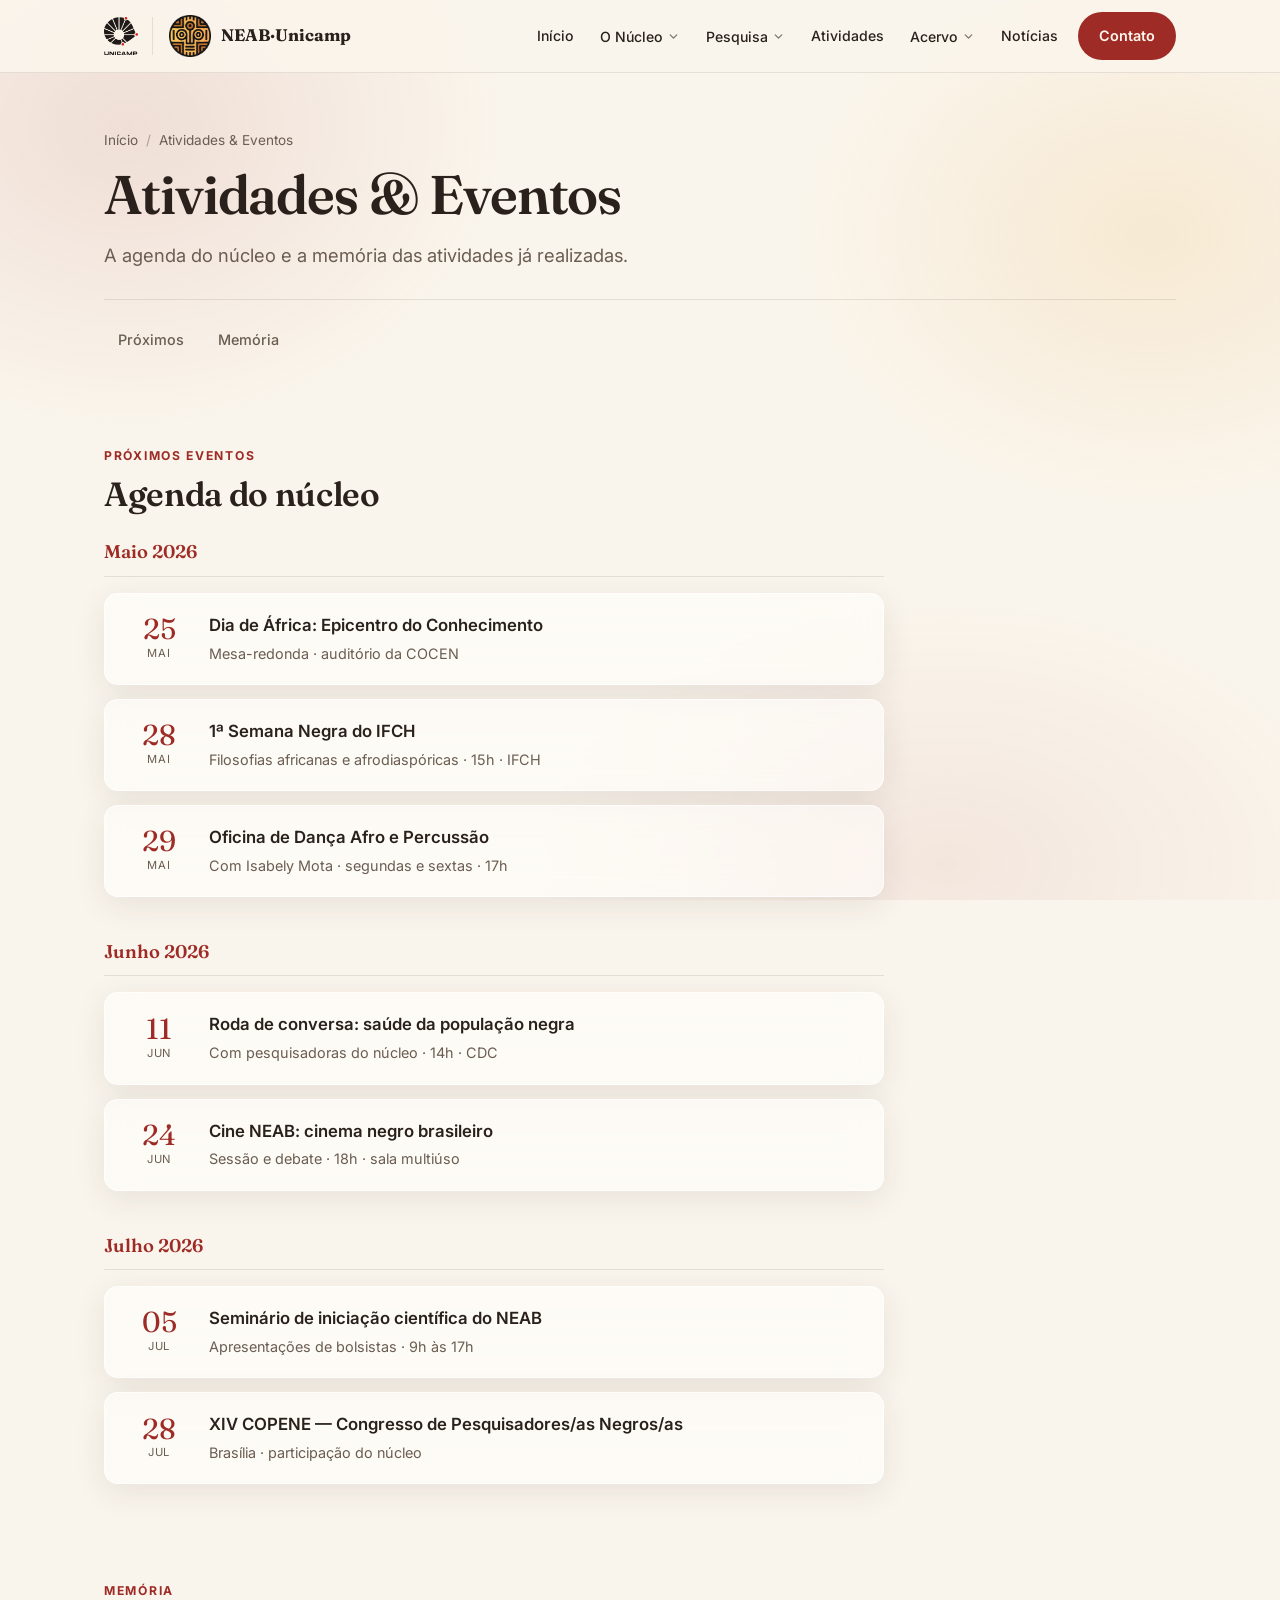
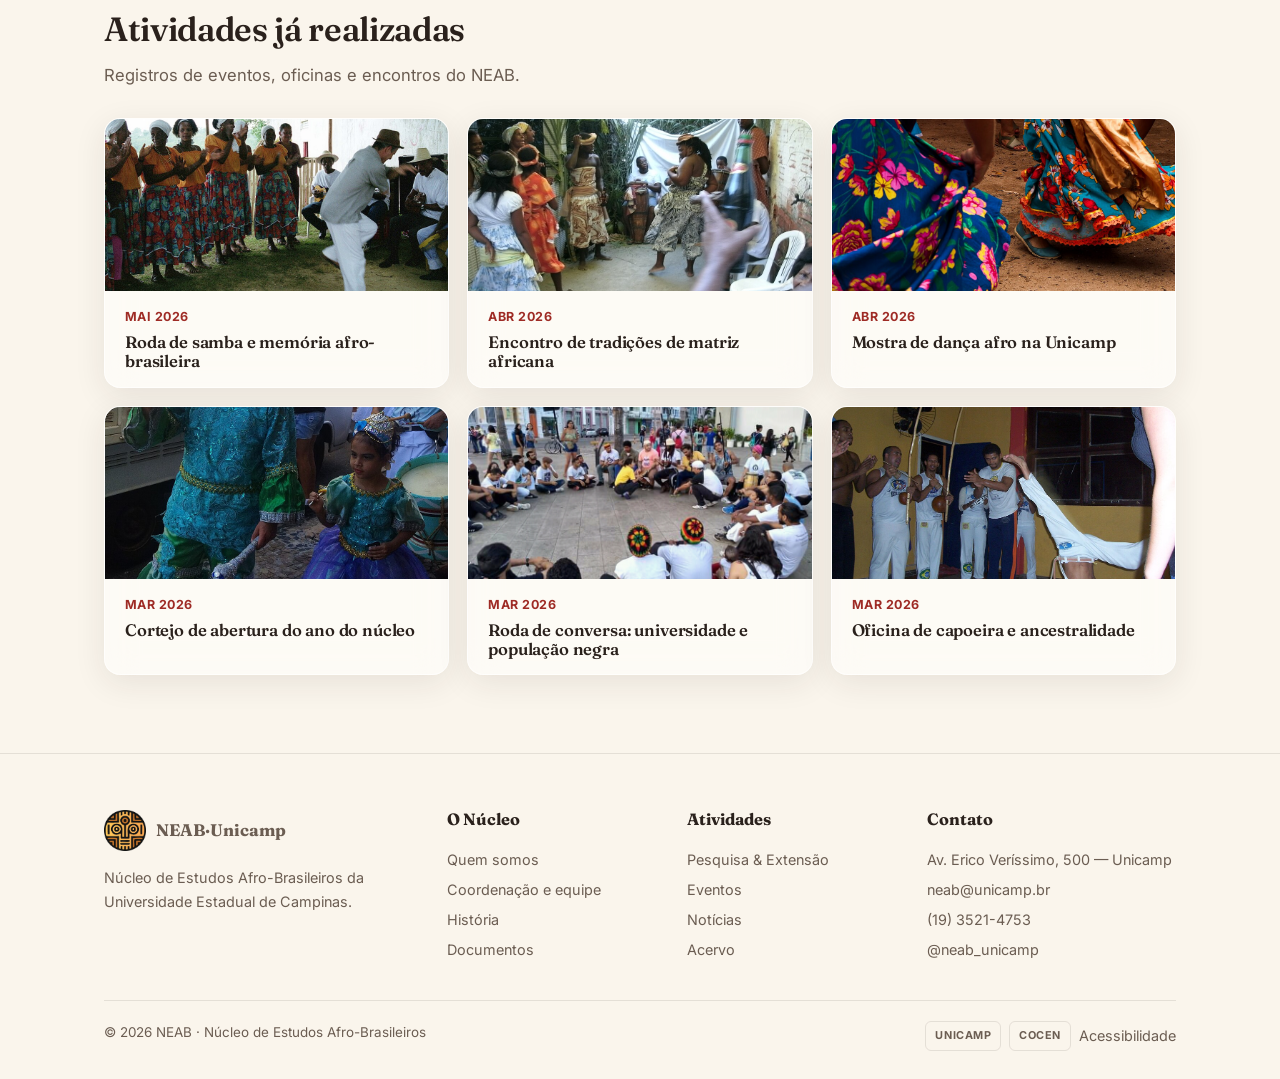
<file: eventos.html>
<!DOCTYPE html>
<html lang="pt-BR">
<head>
<meta charset="UTF-8">
<meta name="viewport" content="width=device-width, initial-scale=1.0">
<title>Atividades & Eventos — NEAB Unicamp</title>
<meta name="description" content="Agenda e memória das atividades do NEAB Unicamp.">
<link rel="icon" type="image/png" href="neab.png">
<link rel="apple-touch-icon" href="neab.png">
<link rel="preconnect" href="https://fonts.googleapis.com">
<link rel="preconnect" href="https://fonts.gstatic.com" crossorigin>
<link href="https://fonts.googleapis.com/css2?family=Fraunces:ital,opsz,wght@0,9..144,400;0,9..144,500;0,9..144,600;0,9..144,700;1,9..144,400;1,9..144,500&family=Inter:wght@400;500;600;700&display=swap" rel="stylesheet">
<link rel="stylesheet" href="styles.css">
</head>
<body>
<a href="#main" class="skip">Pular para o conteúdo</a>

<svg width="0" height="0" style="position:absolute" aria-hidden="true">
  <symbol id="adinkra" viewBox="0 0 100 100"><g fill="none" stroke="currentColor" stroke-width="6" stroke-linecap="round" stroke-linejoin="round"><rect x="22" y="22" width="56" height="56" rx="8"/><path d="M50 14 V32 M50 68 V86 M14 50 H32 M68 50 H86"/><circle cx="50" cy="50" r="13"/><path d="M50 41 L59 50 L50 59 L41 50 Z" fill="currentColor" stroke="none"/></g></symbol>
  <symbol id="i-info" viewBox="0 0 24 24" fill="none" stroke="currentColor" stroke-width="2" stroke-linecap="round" stroke-linejoin="round"><circle cx="12" cy="12" r="9"/><path d="M12 11v5M12 8h.01"/></symbol>
  <symbol id="i-users" viewBox="0 0 24 24" fill="none" stroke="currentColor" stroke-width="2" stroke-linecap="round" stroke-linejoin="round"><circle cx="9" cy="8" r="3"/><path d="M3 20a6 6 0 0 1 12 0M16 6a3 3 0 0 1 0 6M21 20a5 5 0 0 0-4-5"/></symbol>
  <symbol id="i-compass" viewBox="0 0 24 24" fill="none" stroke="currentColor" stroke-width="2" stroke-linecap="round" stroke-linejoin="round"><circle cx="12" cy="12" r="9"/><path d="M15.5 8.5l-2 5-5 2 2-5z"/></symbol>
  <symbol id="i-clock" viewBox="0 0 24 24" fill="none" stroke="currentColor" stroke-width="2" stroke-linecap="round" stroke-linejoin="round"><circle cx="12" cy="12" r="9"/><path d="M12 7v5l3 2"/></symbol>
  <symbol id="i-file" viewBox="0 0 24 24" fill="none" stroke="currentColor" stroke-width="2" stroke-linecap="round" stroke-linejoin="round"><path d="M14 3H6v18h12V7z"/><path d="M14 3v4h4M9 13h6M9 17h6"/></symbol>
  <symbol id="i-search" viewBox="0 0 24 24" fill="none" stroke="currentColor" stroke-width="2" stroke-linecap="round" stroke-linejoin="round"><circle cx="11" cy="11" r="7"/><path d="M21 21l-4-4"/></symbol>
  <symbol id="i-folder" viewBox="0 0 24 24" fill="none" stroke="currentColor" stroke-width="2" stroke-linecap="round" stroke-linejoin="round"><path d="M3 7h6l2 2h10v9a2 2 0 0 1-2 2H3z"/></symbol>
  <symbol id="i-book" viewBox="0 0 24 24" fill="none" stroke="currentColor" stroke-width="2" stroke-linecap="round" stroke-linejoin="round"><path d="M4 4h11a2 2 0 0 1 2 2v14H6a2 2 0 0 1-2-2z"/><path d="M17 6h3v14H8"/></symbol>
  <symbol id="i-video" viewBox="0 0 24 24" fill="none" stroke="currentColor" stroke-width="2" stroke-linecap="round" stroke-linejoin="round"><rect x="3" y="6" width="13" height="12" rx="2"/><path d="M16 10l5-3v10l-5-3z"/></symbol>
  <symbol id="i-chev" viewBox="0 0 24 24" fill="none" stroke="currentColor" stroke-width="2.4" stroke-linecap="round" stroke-linejoin="round"><path d="M6 9l6 6 6-6"/></symbol>
  <symbol id="i-arrow" viewBox="0 0 24 24" fill="none" stroke="currentColor" stroke-width="2" stroke-linecap="round" stroke-linejoin="round"><path d="M5 12h14M13 6l6 6-6 6"/></symbol>
  <symbol id="i-mail" viewBox="0 0 24 24" fill="none" stroke="currentColor" stroke-width="2" stroke-linecap="round" stroke-linejoin="round"><rect x="3" y="5" width="18" height="14" rx="2"/><path d="M3 7l9 6 9-6"/></symbol>
  <symbol id="i-link" viewBox="0 0 24 24" fill="none" stroke="currentColor" stroke-width="2" stroke-linecap="round" stroke-linejoin="round"><path d="M10 14a4 4 0 0 0 6 0l3-3a4 4 0 0 0-6-6l-1 1"/><path d="M14 10a4 4 0 0 0-6 0l-3 3a4 4 0 0 0 6 6l1-1"/></symbol>
  <symbol id="i-download" viewBox="0 0 24 24" fill="none" stroke="currentColor" stroke-width="2" stroke-linecap="round" stroke-linejoin="round"><path d="M12 3v12M7 11l5 5 5-5M5 21h14"/></symbol>
  <symbol id="i-play" viewBox="0 0 24 24" fill="currentColor"><path d="M8 5v14l11-7z"/></symbol>
  <symbol id="i-pin" viewBox="0 0 24 24" fill="none" stroke="currentColor" stroke-width="2" stroke-linecap="round" stroke-linejoin="round"><path d="M12 21s7-6 7-11a7 7 0 0 0-14 0c0 5 7 11 7 11z"/><circle cx="12" cy="10" r="2.5"/></symbol>
  <symbol id="i-phone" viewBox="0 0 24 24" fill="none" stroke="currentColor" stroke-width="2" stroke-linecap="round" stroke-linejoin="round"><path d="M5 4h4l2 5-3 2a12 12 0 0 0 5 5l2-3 5 2v4a2 2 0 0 1-2 2A16 16 0 0 1 3 6a2 2 0 0 1 2-2z"/></symbol>
  <symbol id="i-ig" viewBox="0 0 24 24" fill="none" stroke="currentColor" stroke-width="2" stroke-linecap="round" stroke-linejoin="round"><rect x="3" y="3" width="18" height="18" rx="5"/><circle cx="12" cy="12" r="4"/><circle cx="17.5" cy="6.5" r="1"/></symbol>
  <symbol id="i-flask" viewBox="0 0 24 24" fill="none" stroke="currentColor" stroke-width="2" stroke-linecap="round" stroke-linejoin="round"><path d="M9 3h6M10 3v6l-5 9a2 2 0 0 0 2 3h10a2 2 0 0 0 2-3l-5-9V3"/></symbol>
</svg>

<header>
  <nav class="navbar" aria-label="Navegação principal">
    <a class="unicamp-seal" href="https://www.unicamp.br" aria-label="Universidade Estadual de Campinas"><img src="unicamp-logo.png" alt="Unicamp"></a>
    <a class="brand" href="index.html" aria-label="NEAB Unicamp — início">
      <img class="logo-badge" src="neab.png" alt="NEAB Unicamp">
      <span>NEAB·Unicamp</span>
    </a>
    <div class="navlinks">
      <a class="navlink" href="index.html">Início</a>
      <div class="has-drop">
        <button class="navlink">O Núcleo <svg class="chev"><use href="#i-chev"/></svg></button>
        <div class="dropdown" role="menu">
          <a class="drop-item" href="o-nucleo.html#quem-somos"><span class="ic"><svg width="19" height="19"><use href="#i-info"/></svg></span><span><span class="t">Quem somos</span><span class="d">Missão e o que é o NEAB</span></span></a>
          <a class="drop-item" href="o-nucleo.html#equipe"><span class="ic"><svg width="19" height="19"><use href="#i-users"/></svg></span><span><span class="t">Coordenação e equipe</span><span class="d">Pesquisadores e administração</span></span></a>
          <a class="drop-item" href="o-nucleo.html#areas"><span class="ic"><svg width="19" height="19"><use href="#i-compass"/></svg></span><span><span class="t">Áreas de atuação</span><span class="d">As seis áreas do conhecimento</span></span></a>
          <a class="drop-item" href="o-nucleo.html#historia"><span class="ic"><svg width="19" height="19"><use href="#i-clock"/></svg></span><span><span class="t">História</span><span class="d">A trajetória na Unicamp</span></span></a>
          <a class="drop-item" href="o-nucleo.html#documentos"><span class="ic"><svg width="19" height="19"><use href="#i-file"/></svg></span><span><span class="t">Documentos</span><span class="d">Criação e regimento</span></span></a>
        </div>
      </div>
      <div class="has-drop">
        <button class="navlink">Pesquisa <svg class="chev"><use href="#i-chev"/></svg></button>
        <div class="dropdown" role="menu">
          <a class="drop-item" href="pesquisa.html#linhas"><span class="ic"><svg width="19" height="19"><use href="#i-search"/></svg></span><span><span class="t">Linhas de pesquisa</span><span class="d">Eixos temáticos</span></span></a>
          <a class="drop-item" href="pesquisa.html#projetos"><span class="ic"><svg width="19" height="19"><use href="#i-folder"/></svg></span><span><span class="t">Projetos</span><span class="d">Pesquisa e extensão em curso</span></span></a>
        </div>
      </div>
      <a class="navlink" href="eventos.html">Atividades</a>
      <div class="has-drop">
        <button class="navlink">Acervo <svg class="chev"><use href="#i-chev"/></svg></button>
        <div class="dropdown" role="menu">
          <a class="drop-item" href="acervo.html#publicacoes"><span class="ic"><svg width="19" height="19"><use href="#i-book"/></svg></span><span><span class="t">Publicações</span><span class="d">Artigos, livros e produção</span></span></a>
          <a class="drop-item" href="acervo.html#videos"><span class="ic"><svg width="19" height="19"><use href="#i-video"/></svg></span><span><span class="t">Vídeos</span><span class="d">Registros de eventos</span></span></a>
        </div>
      </div>
      <a class="navlink" href="noticias.html">Notícias</a>
    </div>
    <a class="btn btn-primary nav-cta" href="contato.html">Contato</a>
    <button class="menu-toggle" id="openSheet" aria-label="Abrir menu" aria-expanded="false">
      <svg width="22" height="22" fill="none" stroke="currentColor" stroke-width="2" stroke-linecap="round"><path d="M3 7h18M3 12h18M3 17h18"/></svg>
    </button>
  </nav>
</header>

<div class="overlay" id="overlay"></div>
<aside class="sheet" id="sheet" aria-label="Menu" aria-hidden="true">
  <div class="sheet-head">
    <a class="brand" href="index.html"><img class="logo-badge" src="neab.png" alt="NEAB Unicamp"><span>NEAB·Unicamp</span></a>
    <button class="menu-toggle" id="closeSheet" aria-label="Fechar menu" style="display:flex"><svg width="20" height="20" fill="none" stroke="currentColor" stroke-width="2" stroke-linecap="round"><path d="M5 5l12 12M17 5L5 17"/></svg></button>
  </div>
  <div class="sheet-body">
    <a class="sheet-link" href="index.html">Início</a>
    <div class="acc">
      <button class="acc-trigger">O Núcleo <svg class="chev"><use href="#i-chev"/></svg></button>
      <div class="acc-panel">
        <a href="o-nucleo.html#quem-somos"><span class="ic"><svg width="18" height="18"><use href="#i-info"/></svg></span>Quem somos</a>
        <a href="o-nucleo.html#equipe"><span class="ic"><svg width="18" height="18"><use href="#i-users"/></svg></span>Coordenação e equipe</a>
        <a href="o-nucleo.html#areas"><span class="ic"><svg width="18" height="18"><use href="#i-compass"/></svg></span>Áreas de atuação</a>
        <a href="o-nucleo.html#historia"><span class="ic"><svg width="18" height="18"><use href="#i-clock"/></svg></span>História</a>
        <a href="o-nucleo.html#documentos"><span class="ic"><svg width="18" height="18"><use href="#i-file"/></svg></span>Documentos</a>
      </div>
    </div>
    <div class="acc">
      <button class="acc-trigger">Pesquisa &amp; Extensão <svg class="chev"><use href="#i-chev"/></svg></button>
      <div class="acc-panel">
        <a href="pesquisa.html#linhas"><span class="ic"><svg width="18" height="18"><use href="#i-search"/></svg></span>Linhas de pesquisa</a>
        <a href="pesquisa.html#projetos"><span class="ic"><svg width="18" height="18"><use href="#i-folder"/></svg></span>Projetos</a>
      </div>
    </div>
    <a class="sheet-link" href="eventos.html">Atividades</a>
    <div class="acc">
      <button class="acc-trigger">Acervo <svg class="chev"><use href="#i-chev"/></svg></button>
      <div class="acc-panel">
        <a href="acervo.html#publicacoes"><span class="ic"><svg width="18" height="18"><use href="#i-book"/></svg></span>Publicações</a>
        <a href="acervo.html#videos"><span class="ic"><svg width="18" height="18"><use href="#i-video"/></svg></span>Vídeos</a>
      </div>
    </div>
    <a class="sheet-link" href="noticias.html">Notícias</a>
  </div>
  <div class="sheet-cta"><a class="btn btn-primary" href="contato.html" style="width:100%;justify-content:center">Contato</a></div>
</aside>

<main id="main">
<section class="page-header"><div class="wrap"><nav class="breadcrumb"><a href="index.html">Início</a><i>/</i>Atividades &amp; Eventos</nav><h1>Atividades &amp; Eventos</h1><p class="intro">A agenda do núcleo e a memória das atividades já realizadas.</p><nav class="subnav"><a href="#proximos">Próximos</a><a href="#memoria">Memória</a></nav></div></section><section class="content-section" id="proximos"><div class="wrap"><span class="sec-eyebrow">Próximos eventos</span><h2>Agenda do núcleo</h2><div class="agenda"><div class="ag-month">Maio 2026</div><div class="ag-item glass"><div class="date"><div class="d">25</div><div class="m">Mai</div></div><div class="info"><strong>Dia de África: Epicentro do Conhecimento</strong><span>Mesa-redonda · auditório da COCEN</span></div></div><div class="ag-item glass"><div class="date"><div class="d">28</div><div class="m">Mai</div></div><div class="info"><strong>1ª Semana Negra do IFCH</strong><span>Filosofias africanas e afrodiaspóricas · 15h · IFCH</span></div></div><div class="ag-item glass"><div class="date"><div class="d">29</div><div class="m">Mai</div></div><div class="info"><strong>Oficina de Dança Afro e Percussão</strong><span>Com Isabely Mota · segundas e sextas · 17h</span></div></div><div class="ag-month">Junho 2026</div><div class="ag-item glass"><div class="date"><div class="d">11</div><div class="m">Jun</div></div><div class="info"><strong>Roda de conversa: saúde da população negra</strong><span>Com pesquisadoras do núcleo · 14h · CDC</span></div></div><div class="ag-item glass"><div class="date"><div class="d">24</div><div class="m">Jun</div></div><div class="info"><strong>Cine NEAB: cinema negro brasileiro</strong><span>Sessão e debate · 18h · sala multiúso</span></div></div><div class="ag-month">Julho 2026</div><div class="ag-item glass"><div class="date"><div class="d">05</div><div class="m">Jul</div></div><div class="info"><strong>Seminário de iniciação científica do NEAB</strong><span>Apresentações de bolsistas · 9h às 17h</span></div></div><div class="ag-item glass"><div class="date"><div class="d">28</div><div class="m">Jul</div></div><div class="info"><strong>XIV COPENE — Congresso de Pesquisadores/as Negros/as</strong><span>Brasília · participação do núcleo</span></div></div></div></div></section><section class="content-section" id="memoria"><div class="wrap"><span class="sec-eyebrow">Memória</span><h2>Atividades já realizadas</h2><p class="body">Registros de eventos, oficinas e encontros do NEAB.</p><div class="media-grid"><article class="mcard glass"><div class="ph"><img src="img/h2.jpg" alt=""></div><div class="body"><div class="when">Mai 2026</div><h3>Roda de samba e memória afro-brasileira</h3></div></article><article class="mcard glass"><div class="ph"><img src="img/h4.jpg" alt=""></div><div class="body"><div class="when">Abr 2026</div><h3>Encontro de tradições de matriz africana</h3></div></article><article class="mcard glass"><div class="ph"><img src="img/h6.jpg" alt=""></div><div class="body"><div class="when">Abr 2026</div><h3>Mostra de dança afro na Unicamp</h3></div></article><article class="mcard glass"><div class="ph"><img src="img/h3.jpg" alt=""></div><div class="body"><div class="when">Mar 2026</div><h3>Cortejo de abertura do ano do núcleo</h3></div></article><article class="mcard glass"><div class="ph"><img src="img/h1.jpg" alt=""></div><div class="body"><div class="when">Mar 2026</div><h3>Roda de conversa: universidade e população negra</h3></div></article><article class="mcard glass"><div class="ph"><img src="img/h8.jpg" alt=""></div><div class="body"><div class="when">Mar 2026</div><h3>Oficina de capoeira e ancestralidade</h3></div></article></div></div></section>
</main>

<footer>
  <div class="wrap">
    <div class="foot-grid">
      <div class="foot-brand">
        <a class="brand" href="index.html"><img class="logo-badge" src="neab.png" alt="NEAB Unicamp"><span>NEAB·Unicamp</span></a>
        <p>Núcleo de Estudos Afro-Brasileiros da Universidade Estadual de Campinas.</p>
      </div>
      <div><h4>O Núcleo</h4><a href="o-nucleo.html#quem-somos">Quem somos</a><a href="o-nucleo.html#equipe">Coordenação e equipe</a><a href="o-nucleo.html#historia">História</a><a href="o-nucleo.html#documentos">Documentos</a></div>
      <div><h4>Atividades</h4><a href="pesquisa.html">Pesquisa &amp; Extensão</a><a href="eventos.html">Eventos</a><a href="noticias.html">Notícias</a><a href="acervo.html">Acervo</a></div>
      <div><h4>Contato</h4><a href="contato.html">Av. Erico Veríssimo, 500 — Unicamp</a><a href="mailto:neab@unicamp.br">neab@unicamp.br</a><a href="tel:+551935214753">(19) 3521-4753</a><a href="https://instagram.com/neab_unicamp">@neab_unicamp</a></div>
    </div>
    <div class="foot-bottom">
      <span>© 2026 NEAB · Núcleo de Estudos Afro-Brasileiros</span>
      <div class="seals"><span class="seal">UNICAMP</span><span class="seal">COCEN</span><a href="#" style="display:inline">Acessibilidade</a></div>
    </div>
  </div>
</footer>

<script>
  const sheet=document.getElementById('sheet'),overlay=document.getElementById('overlay'),openB=document.getElementById('openSheet'),closeB=document.getElementById('closeSheet');
  const openSheet=()=>{sheet.classList.add('open');overlay.classList.add('open');openB.setAttribute('aria-expanded','true');sheet.setAttribute('aria-hidden','false')};
  const closeSheet=()=>{sheet.classList.remove('open');overlay.classList.remove('open');openB.setAttribute('aria-expanded','false');sheet.setAttribute('aria-hidden','true')};
  openB.addEventListener('click',openSheet);closeB.addEventListener('click',closeSheet);overlay.addEventListener('click',closeSheet);
  document.addEventListener('keydown',e=>{if(e.key==='Escape')closeSheet()});
  document.querySelectorAll('.acc-trigger').forEach(t=>t.addEventListener('click',()=>t.parentElement.classList.toggle('open')));
</script>
</body>
</html>
</file>
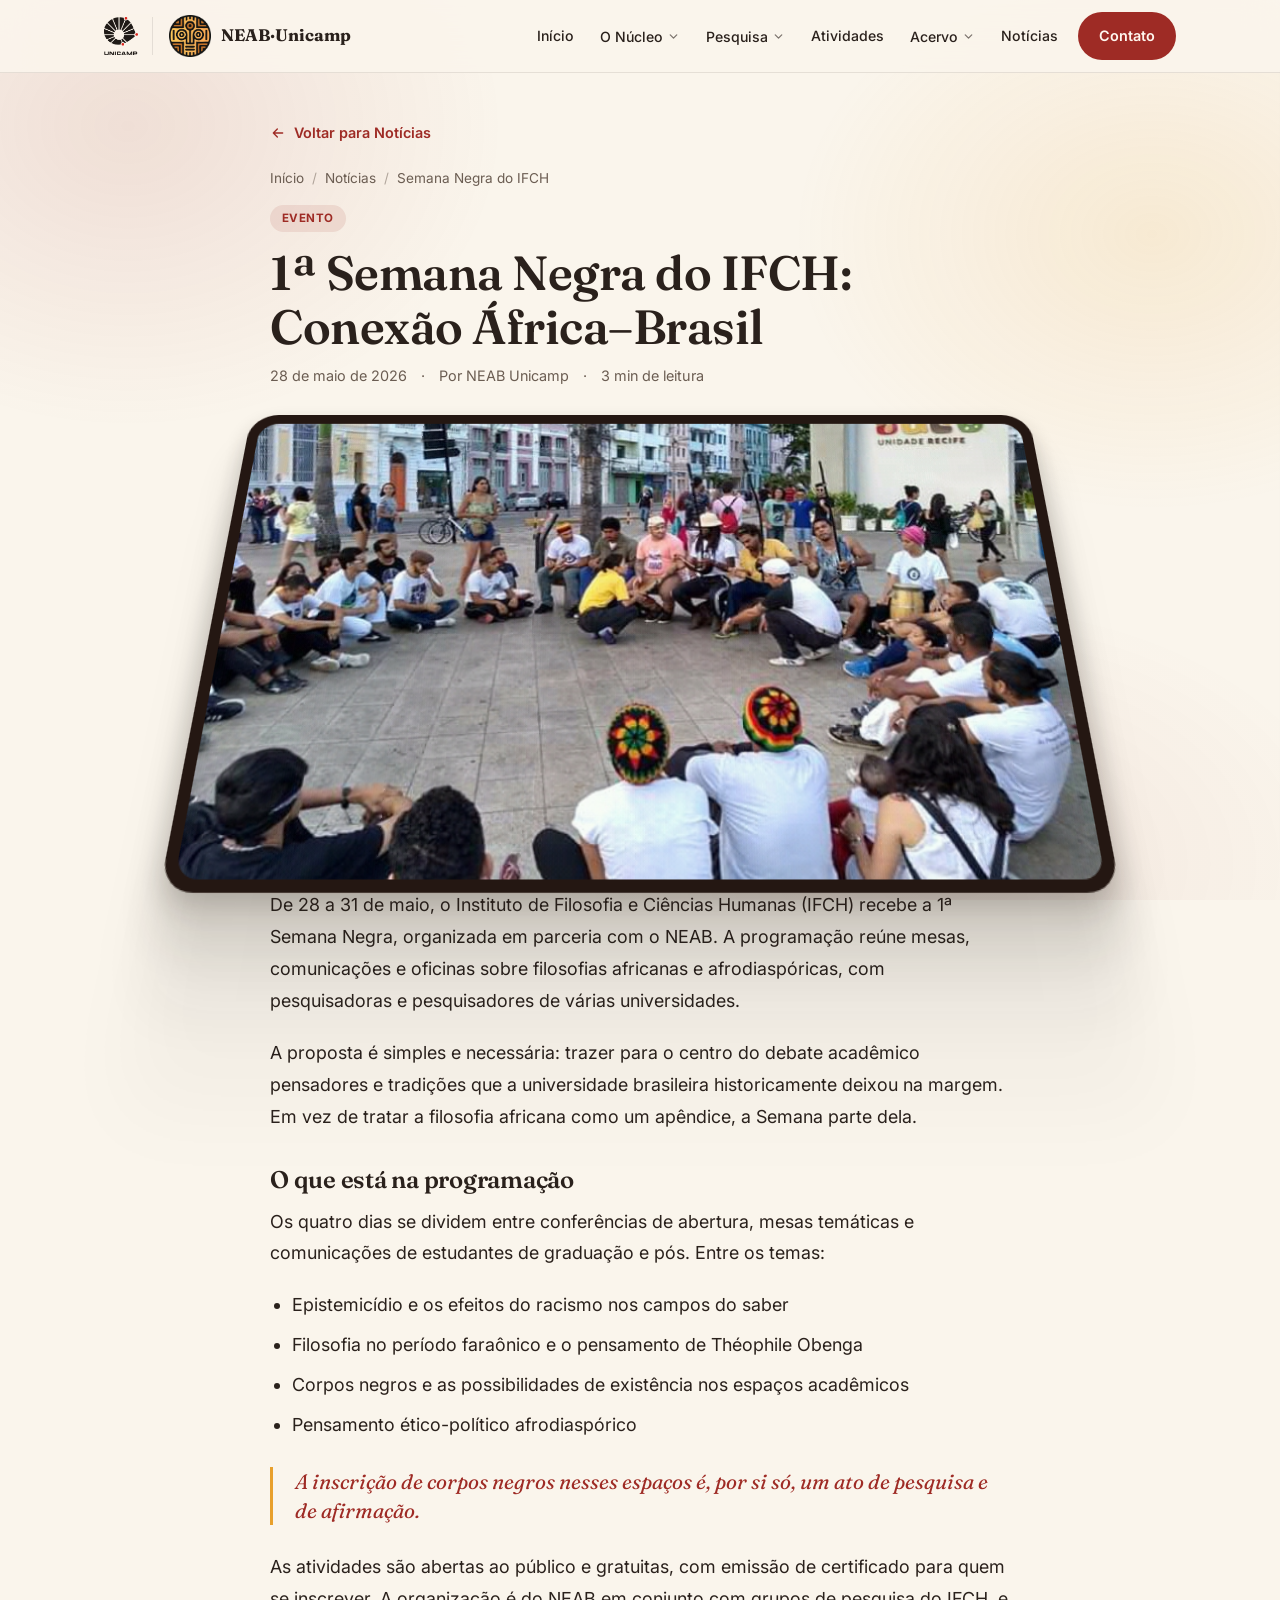
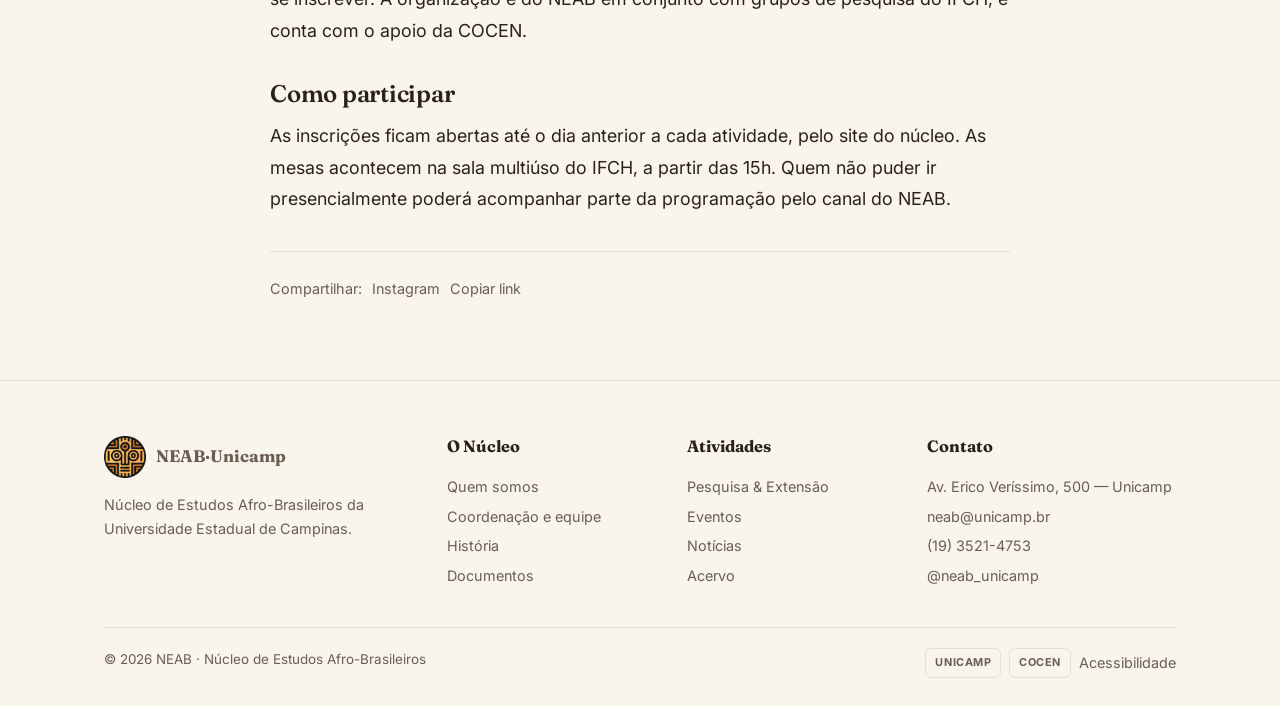
<file: noticia.html>
<!DOCTYPE html>
<html lang="pt-BR">
<head>
<meta charset="UTF-8">
<meta name="viewport" content="width=device-width, initial-scale=1.0">
<title>1ª Semana Negra do IFCH — NEAB Unicamp</title>
<meta name="description" content="1ª Semana Negra do IFCH: Conexão África–Brasil reúne filosofias africanas e afrodiaspóricas em mesas e comunicações.">
<link rel="icon" type="image/png" href="neab.png">
<link rel="apple-touch-icon" href="neab.png">
<link rel="preconnect" href="https://fonts.googleapis.com">
<link rel="preconnect" href="https://fonts.gstatic.com" crossorigin>
<link href="https://fonts.googleapis.com/css2?family=Fraunces:ital,opsz,wght@0,9..144,400;0,9..144,500;0,9..144,600;0,9..144,700;1,9..144,400;1,9..144,500&family=Inter:wght@400;500;600;700&display=swap" rel="stylesheet">
<link rel="stylesheet" href="styles.css">
</head>
<body>
<a href="#main" class="skip">Pular para o conteúdo</a>

<svg width="0" height="0" style="position:absolute" aria-hidden="true">
  <symbol id="adinkra" viewBox="0 0 100 100"><g fill="none" stroke="currentColor" stroke-width="6" stroke-linecap="round" stroke-linejoin="round"><rect x="22" y="22" width="56" height="56" rx="8"/><path d="M50 14 V32 M50 68 V86 M14 50 H32 M68 50 H86"/><circle cx="50" cy="50" r="13"/><path d="M50 41 L59 50 L50 59 L41 50 Z" fill="currentColor" stroke="none"/></g></symbol>
  <symbol id="i-info" viewBox="0 0 24 24" fill="none" stroke="currentColor" stroke-width="2" stroke-linecap="round" stroke-linejoin="round"><circle cx="12" cy="12" r="9"/><path d="M12 11v5M12 8h.01"/></symbol>
  <symbol id="i-users" viewBox="0 0 24 24" fill="none" stroke="currentColor" stroke-width="2" stroke-linecap="round" stroke-linejoin="round"><circle cx="9" cy="8" r="3"/><path d="M3 20a6 6 0 0 1 12 0M16 6a3 3 0 0 1 0 6M21 20a5 5 0 0 0-4-5"/></symbol>
  <symbol id="i-compass" viewBox="0 0 24 24" fill="none" stroke="currentColor" stroke-width="2" stroke-linecap="round" stroke-linejoin="round"><circle cx="12" cy="12" r="9"/><path d="M15.5 8.5l-2 5-5 2 2-5z"/></symbol>
  <symbol id="i-clock" viewBox="0 0 24 24" fill="none" stroke="currentColor" stroke-width="2" stroke-linecap="round" stroke-linejoin="round"><circle cx="12" cy="12" r="9"/><path d="M12 7v5l3 2"/></symbol>
  <symbol id="i-file" viewBox="0 0 24 24" fill="none" stroke="currentColor" stroke-width="2" stroke-linecap="round" stroke-linejoin="round"><path d="M14 3H6v18h12V7z"/><path d="M14 3v4h4M9 13h6M9 17h6"/></symbol>
  <symbol id="i-search" viewBox="0 0 24 24" fill="none" stroke="currentColor" stroke-width="2" stroke-linecap="round" stroke-linejoin="round"><circle cx="11" cy="11" r="7"/><path d="M21 21l-4-4"/></symbol>
  <symbol id="i-folder" viewBox="0 0 24 24" fill="none" stroke="currentColor" stroke-width="2" stroke-linecap="round" stroke-linejoin="round"><path d="M3 7h6l2 2h10v9a2 2 0 0 1-2 2H3z"/></symbol>
  <symbol id="i-book" viewBox="0 0 24 24" fill="none" stroke="currentColor" stroke-width="2" stroke-linecap="round" stroke-linejoin="round"><path d="M4 4h11a2 2 0 0 1 2 2v14H6a2 2 0 0 1-2-2z"/><path d="M17 6h3v14H8"/></symbol>
  <symbol id="i-video" viewBox="0 0 24 24" fill="none" stroke="currentColor" stroke-width="2" stroke-linecap="round" stroke-linejoin="round"><rect x="3" y="6" width="13" height="12" rx="2"/><path d="M16 10l5-3v10l-5-3z"/></symbol>
  <symbol id="i-chev" viewBox="0 0 24 24" fill="none" stroke="currentColor" stroke-width="2.4" stroke-linecap="round" stroke-linejoin="round"><path d="M6 9l6 6 6-6"/></symbol>
  <symbol id="i-arrow" viewBox="0 0 24 24" fill="none" stroke="currentColor" stroke-width="2" stroke-linecap="round" stroke-linejoin="round"><path d="M5 12h14M13 6l6 6-6 6"/></symbol>
</svg>

<!-- NAVBAR -->
<header>
  <nav class="navbar" aria-label="Navegação principal">
    <a class="unicamp-seal" href="https://www.unicamp.br" aria-label="Universidade Estadual de Campinas"><img src="unicamp-logo.png" alt="Unicamp"></a>
    <a class="brand" href="index.html" aria-label="NEAB Unicamp — início">
      <img class="logo-badge" src="neab.png" alt="NEAB Unicamp">
      <span>NEAB·Unicamp</span>
    </a>
    <div class="navlinks">
      <a class="navlink" href="index.html">Início</a>
      <div class="has-drop">
        <button class="navlink">O Núcleo <svg class="chev"><use href="#i-chev"/></svg></button>
        <div class="dropdown" role="menu">
          <a class="drop-item" href="o-nucleo.html#quem-somos"><span class="ic"><svg width="19" height="19"><use href="#i-info"/></svg></span><span><span class="t">Quem somos</span><span class="d">Missão e o que é o NEAB</span></span></a>
          <a class="drop-item" href="o-nucleo.html#equipe"><span class="ic"><svg width="19" height="19"><use href="#i-users"/></svg></span><span><span class="t">Coordenação e equipe</span><span class="d">Pesquisadores e administração</span></span></a>
          <a class="drop-item" href="o-nucleo.html#areas"><span class="ic"><svg width="19" height="19"><use href="#i-compass"/></svg></span><span><span class="t">Áreas de atuação</span><span class="d">As seis áreas do conhecimento</span></span></a>
          <a class="drop-item" href="o-nucleo.html#historia"><span class="ic"><svg width="19" height="19"><use href="#i-clock"/></svg></span><span><span class="t">História</span><span class="d">A trajetória na Unicamp</span></span></a>
          <a class="drop-item" href="o-nucleo.html#documentos"><span class="ic"><svg width="19" height="19"><use href="#i-file"/></svg></span><span><span class="t">Documentos</span><span class="d">Criação e regimento</span></span></a>
        </div>
      </div>
      <div class="has-drop">
        <button class="navlink">Pesquisa <svg class="chev"><use href="#i-chev"/></svg></button>
        <div class="dropdown" role="menu">
          <a class="drop-item" href="pesquisa.html#linhas"><span class="ic"><svg width="19" height="19"><use href="#i-search"/></svg></span><span><span class="t">Linhas de pesquisa</span><span class="d">Eixos temáticos</span></span></a>
          <a class="drop-item" href="pesquisa.html#projetos"><span class="ic"><svg width="19" height="19"><use href="#i-folder"/></svg></span><span><span class="t">Projetos</span><span class="d">Pesquisa e extensão em curso</span></span></a>
        </div>
      </div>
      <a class="navlink" href="eventos.html">Atividades</a>
      <div class="has-drop">
        <button class="navlink">Acervo <svg class="chev"><use href="#i-chev"/></svg></button>
        <div class="dropdown" role="menu">
          <a class="drop-item" href="acervo.html#publicacoes"><span class="ic"><svg width="19" height="19"><use href="#i-book"/></svg></span><span><span class="t">Publicações</span><span class="d">Artigos, livros e produção</span></span></a>
          <a class="drop-item" href="acervo.html#videos"><span class="ic"><svg width="19" height="19"><use href="#i-video"/></svg></span><span><span class="t">Vídeos</span><span class="d">Registros de eventos</span></span></a>
        </div>
      </div>
      <a class="navlink" href="noticias.html">Notícias</a>
    </div>
    <a class="btn btn-primary nav-cta" href="contato.html">Contato</a>
    <button class="menu-toggle" id="openSheet" aria-label="Abrir menu" aria-expanded="false">
      <svg width="22" height="22" fill="none" stroke="currentColor" stroke-width="2" stroke-linecap="round"><path d="M3 7h18M3 12h18M3 17h18"/></svg>
    </button>
  </nav>
</header>

<!-- Sheet mobile -->
<div class="overlay" id="overlay"></div>
<aside class="sheet" id="sheet" aria-label="Menu" aria-hidden="true">
  <div class="sheet-head">
    <a class="brand" href="index.html"><img class="logo-badge" src="neab.png" alt="NEAB Unicamp"><span>NEAB·Unicamp</span></a>
    <button class="menu-toggle" id="closeSheet" aria-label="Fechar menu" style="display:flex"><svg width="20" height="20" fill="none" stroke="currentColor" stroke-width="2" stroke-linecap="round"><path d="M5 5l12 12M17 5L5 17"/></svg></button>
  </div>
  <div class="sheet-body">
    <a class="sheet-link" href="index.html">Início</a>
    <div class="acc">
      <button class="acc-trigger">O Núcleo <svg class="chev"><use href="#i-chev"/></svg></button>
      <div class="acc-panel">
        <a href="o-nucleo.html#quem-somos"><span class="ic"><svg width="18" height="18"><use href="#i-info"/></svg></span>Quem somos</a>
        <a href="o-nucleo.html#equipe"><span class="ic"><svg width="18" height="18"><use href="#i-users"/></svg></span>Coordenação e equipe</a>
        <a href="o-nucleo.html#areas"><span class="ic"><svg width="18" height="18"><use href="#i-compass"/></svg></span>Áreas de atuação</a>
        <a href="o-nucleo.html#historia"><span class="ic"><svg width="18" height="18"><use href="#i-clock"/></svg></span>História</a>
        <a href="o-nucleo.html#documentos"><span class="ic"><svg width="18" height="18"><use href="#i-file"/></svg></span>Documentos</a>
      </div>
    </div>
    <a class="sheet-link" href="eventos.html">Atividades</a>
    <a class="sheet-link" href="noticias.html">Notícias</a>
  </div>
  <div class="sheet-cta"><a class="btn btn-primary" href="contato.html" style="width:100%;justify-content:center">Contato</a></div>
</aside>

<main id="main">
  <article class="content-section" style="padding-top:48px">
    <div class="wrap">
      <div class="article">
        <a class="article-back" href="noticias.html"><svg width="16" height="16"><use href="#i-arrow"/></svg> Voltar para Notícias</a>
        <nav class="breadcrumb" aria-label="Você está em"><a href="index.html">Início</a><i>/</i><a href="noticias.html">Notícias</a><i>/</i>Semana Negra do IFCH</nav>

        <header class="article-head">
          <span class="tag">Evento</span>
          <h1>1ª Semana Negra do IFCH: Conexão África–Brasil</h1>
          <div class="article-meta">
            <span>28 de maio de 2026</span>
            <span>·</span>
            <span>Por NEAB Unicamp</span>
            <span>·</span>
            <span>3 min de leitura</span>
          </div>
        </header>

        <div class="cover-stage"><div class="cover-3d"><div class="article-cover"><img src="img/h1.jpg" alt="Roda de pessoas em encontro cultural afro-brasileiro"></div></div></div>

        <div class="article-body">
          <p>De 28 a 31 de maio, o Instituto de Filosofia e Ciências Humanas (IFCH) recebe a 1ª Semana Negra, organizada em parceria com o NEAB. A programação reúne mesas, comunicações e oficinas sobre filosofias africanas e afrodiaspóricas, com pesquisadoras e pesquisadores de várias universidades.</p>

          <p>A proposta é simples e necessária: trazer para o centro do debate acadêmico pensadores e tradições que a universidade brasileira historicamente deixou na margem. Em vez de tratar a filosofia africana como um apêndice, a Semana parte dela.</p>

          <h2>O que está na programação</h2>
          <p>Os quatro dias se dividem entre conferências de abertura, mesas temáticas e comunicações de estudantes de graduação e pós. Entre os temas:</p>
          <ul>
            <li>Epistemicídio e os efeitos do racismo nos campos do saber</li>
            <li>Filosofia no período faraônico e o pensamento de Théophile Obenga</li>
            <li>Corpos negros e as possibilidades de existência nos espaços acadêmicos</li>
            <li>Pensamento ético-político afrodiaspórico</li>
          </ul>

          <blockquote>A inscrição de corpos negros nesses espaços é, por si só, um ato de pesquisa e de afirmação.</blockquote>

          <p>As atividades são abertas ao público e gratuitas, com emissão de certificado para quem se inscrever. A organização é do NEAB em conjunto com grupos de pesquisa do IFCH, e conta com o apoio da COCEN.</p>

          <h2>Como participar</h2>
          <p>As inscrições ficam abertas até o dia anterior a cada atividade, pelo site do núcleo. As mesas acontecem na sala multiúso do IFCH, a partir das 15h. Quem não puder ir presencialmente poderá acompanhar parte da programação pelo canal do NEAB.</p>

          <div class="article-share">
            <span>Compartilhar:</span>
            <a href="#" aria-label="Instagram">Instagram</a>
            <a href="#" aria-label="Copiar link">Copiar link</a>
          </div>
        </div>
      </div>
    </div>
  </article>
</main>

<footer>
  <div class="wrap">
    <div class="foot-grid">
      <div class="foot-brand">
        <a class="brand" href="index.html"><img class="logo-badge" src="neab.png" alt="NEAB Unicamp"><span>NEAB·Unicamp</span></a>
        <p>Núcleo de Estudos Afro-Brasileiros da Universidade Estadual de Campinas.</p>
      </div>
      <div><h4>O Núcleo</h4><a href="o-nucleo.html#quem-somos">Quem somos</a><a href="o-nucleo.html#equipe">Coordenação e equipe</a><a href="o-nucleo.html#historia">História</a><a href="o-nucleo.html#documentos">Documentos</a></div>
      <div><h4>Atividades</h4><a href="pesquisa.html">Pesquisa &amp; Extensão</a><a href="index.html#destaques">Eventos</a><a href="noticias.html">Notícias</a><a href="acervo.html">Acervo</a></div>
      <div><h4>Contato</h4><a href="#">Av. Erico Veríssimo, 500 — Unicamp</a><a href="mailto:neab@unicamp.br">neab@unicamp.br</a><a href="tel:+551935214753">(19) 3521-4753</a><a href="https://instagram.com/neab_unicamp">@neab_unicamp</a></div>
    </div>
    <div class="foot-bottom">
      <span>© 2026 NEAB · Núcleo de Estudos Afro-Brasileiros</span>
      <div class="seals"><span class="seal">UNICAMP</span><span class="seal">COCEN</span><a href="#" style="display:inline">Acessibilidade</a></div>
    </div>
  </div>
</footer>

<script>
  const sheet=document.getElementById('sheet'),overlay=document.getElementById('overlay'),openB=document.getElementById('openSheet'),closeB=document.getElementById('closeSheet');
  const openSheet=()=>{sheet.classList.add('open');overlay.classList.add('open');openB.setAttribute('aria-expanded','true');sheet.setAttribute('aria-hidden','false')};
  const closeSheet=()=>{sheet.classList.remove('open');overlay.classList.remove('open');openB.setAttribute('aria-expanded','false');sheet.setAttribute('aria-hidden','true')};
  openB.addEventListener('click',openSheet);closeB.addEventListener('click',closeSheet);overlay.addEventListener('click',closeSheet);
  document.addEventListener('keydown',e=>{if(e.key==='Escape')closeSheet()});
  document.querySelectorAll('.acc-trigger').forEach(t=>t.addEventListener('click',()=>t.parentElement.classList.toggle('open')));

  // Capa 3D: começa inclinada e deita conforme entra na viewport
  (function(){
    const stage=document.querySelector('.cover-stage');if(!stage)return;
    const card=stage.querySelector('.cover-3d');
    if(window.matchMedia('(prefers-reduced-motion: reduce)').matches){card.style.transform='none';return;}
    let ticking=false;
    function update(){
      ticking=false;
      // progresso pelo scroll: capa começa bem inclinada no topo e deita ao rolar ~380px
      let p=Math.min(1,Math.max(0,window.scrollY/380));
      const rot=(1-p)*22,sc=1+(1-p)*0.05;
      card.style.transform='rotateX('+rot.toFixed(2)+'deg) scale('+sc.toFixed(3)+')';
    }
    function onScroll(){if(!ticking){ticking=true;requestAnimationFrame(update);}}
    update();
    window.addEventListener('scroll',onScroll,{passive:true});
    window.addEventListener('resize',update);
  })();
</script>
</body>
</html>
</file>
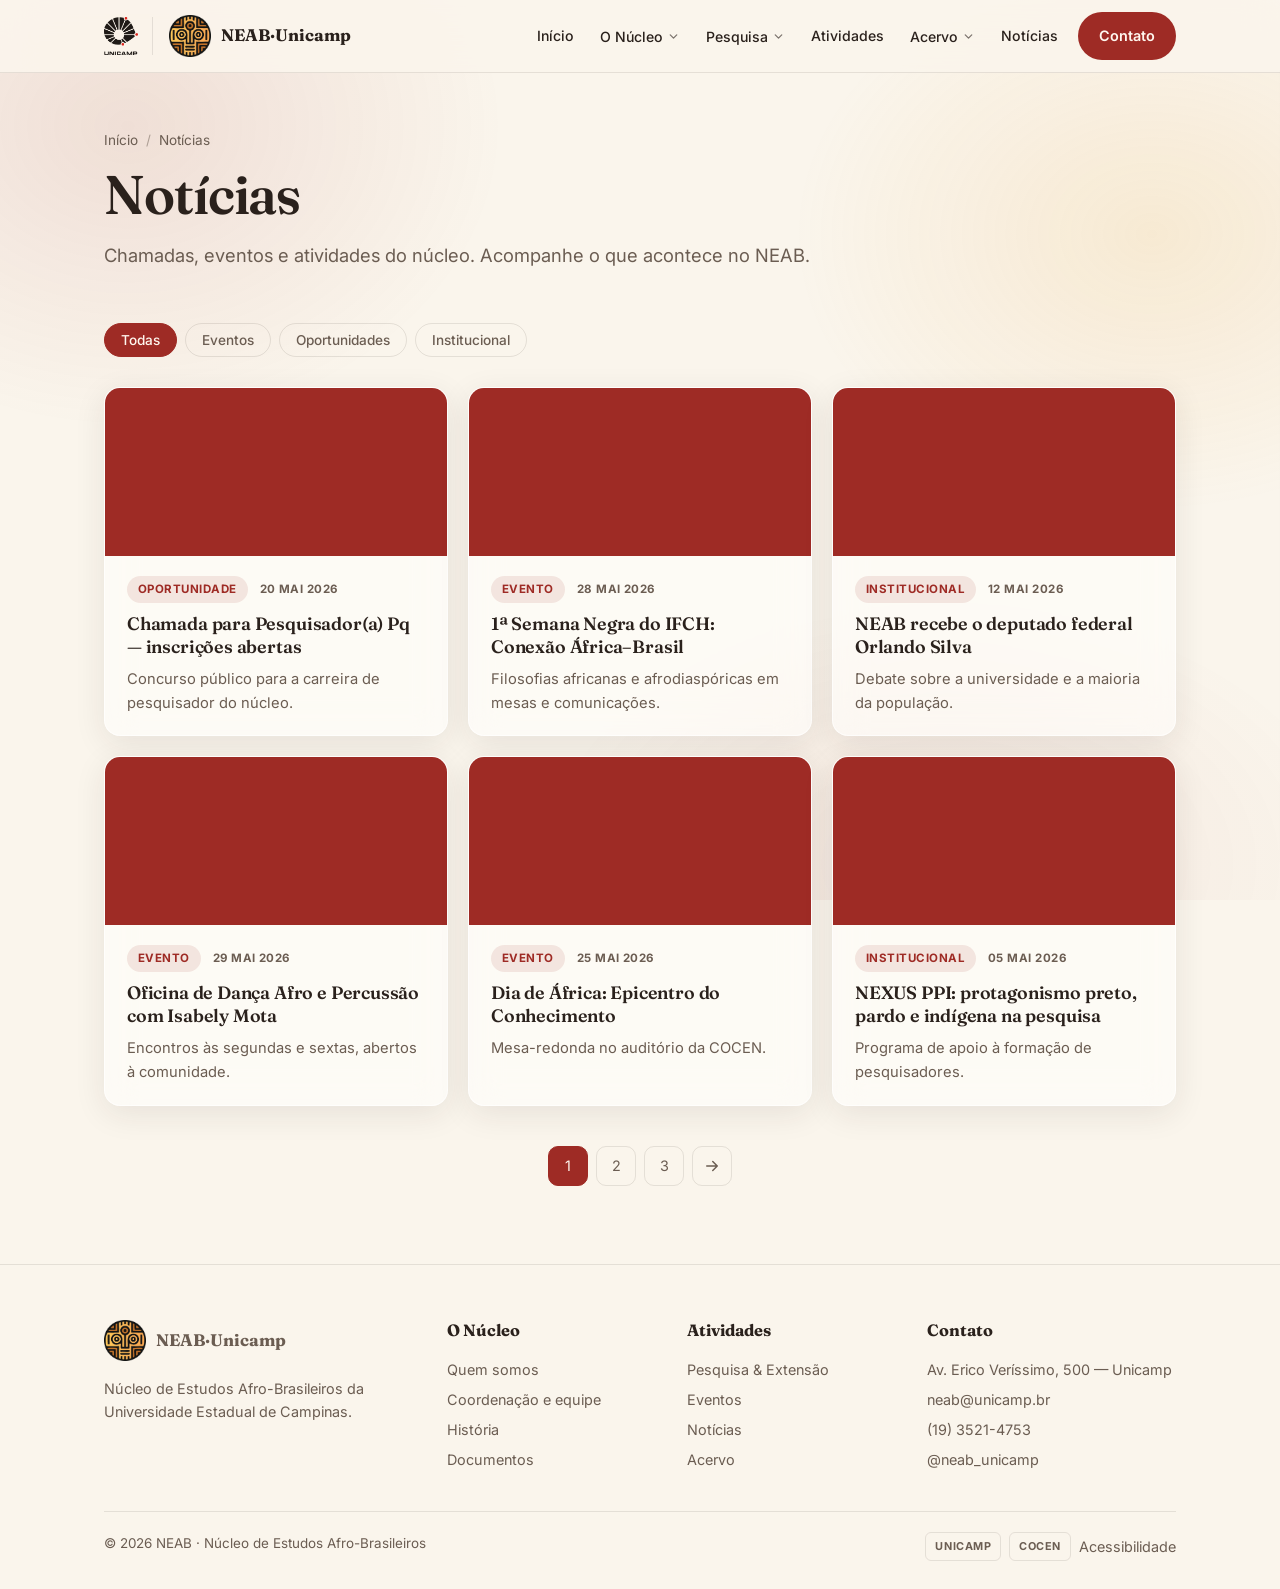
<file: noticias.html>
<!DOCTYPE html>
<html lang="pt-BR">
<head>
<meta charset="UTF-8">
<meta name="viewport" content="width=device-width, initial-scale=1.0">
<title>Notícias — NEAB Unicamp</title>
<meta name="description" content="Notícias, chamadas, eventos e atividades do Núcleo de Estudos Afro-Brasileiros da Unicamp.">
<link rel="icon" type="image/png" href="neab.png">
<link rel="apple-touch-icon" href="neab.png">
<link rel="preconnect" href="https://fonts.googleapis.com">
<link rel="preconnect" href="https://fonts.gstatic.com" crossorigin>
<link href="https://fonts.googleapis.com/css2?family=Fraunces:ital,opsz,wght@0,9..144,400;0,9..144,500;0,9..144,600;0,9..144,700;1,9..144,400;1,9..144,500&family=Inter:wght@400;500;600;700&display=swap" rel="stylesheet">
<link rel="stylesheet" href="styles.css">
</head>
<body>
<a href="#main" class="skip">Pular para o conteúdo</a>

<svg width="0" height="0" style="position:absolute" aria-hidden="true">
  <symbol id="adinkra" viewBox="0 0 100 100"><g fill="none" stroke="currentColor" stroke-width="6" stroke-linecap="round" stroke-linejoin="round"><rect x="22" y="22" width="56" height="56" rx="8"/><path d="M50 14 V32 M50 68 V86 M14 50 H32 M68 50 H86"/><circle cx="50" cy="50" r="13"/><path d="M50 41 L59 50 L50 59 L41 50 Z" fill="currentColor" stroke="none"/></g></symbol>
  <symbol id="i-info" viewBox="0 0 24 24" fill="none" stroke="currentColor" stroke-width="2" stroke-linecap="round" stroke-linejoin="round"><circle cx="12" cy="12" r="9"/><path d="M12 11v5M12 8h.01"/></symbol>
  <symbol id="i-users" viewBox="0 0 24 24" fill="none" stroke="currentColor" stroke-width="2" stroke-linecap="round" stroke-linejoin="round"><circle cx="9" cy="8" r="3"/><path d="M3 20a6 6 0 0 1 12 0M16 6a3 3 0 0 1 0 6M21 20a5 5 0 0 0-4-5"/></symbol>
  <symbol id="i-compass" viewBox="0 0 24 24" fill="none" stroke="currentColor" stroke-width="2" stroke-linecap="round" stroke-linejoin="round"><circle cx="12" cy="12" r="9"/><path d="M15.5 8.5l-2 5-5 2 2-5z"/></symbol>
  <symbol id="i-clock" viewBox="0 0 24 24" fill="none" stroke="currentColor" stroke-width="2" stroke-linecap="round" stroke-linejoin="round"><circle cx="12" cy="12" r="9"/><path d="M12 7v5l3 2"/></symbol>
  <symbol id="i-file" viewBox="0 0 24 24" fill="none" stroke="currentColor" stroke-width="2" stroke-linecap="round" stroke-linejoin="round"><path d="M14 3H6v18h12V7z"/><path d="M14 3v4h4M9 13h6M9 17h6"/></symbol>
  <symbol id="i-search" viewBox="0 0 24 24" fill="none" stroke="currentColor" stroke-width="2" stroke-linecap="round" stroke-linejoin="round"><circle cx="11" cy="11" r="7"/><path d="M21 21l-4-4"/></symbol>
  <symbol id="i-folder" viewBox="0 0 24 24" fill="none" stroke="currentColor" stroke-width="2" stroke-linecap="round" stroke-linejoin="round"><path d="M3 7h6l2 2h10v9a2 2 0 0 1-2 2H3z"/></symbol>
  <symbol id="i-book" viewBox="0 0 24 24" fill="none" stroke="currentColor" stroke-width="2" stroke-linecap="round" stroke-linejoin="round"><path d="M4 4h11a2 2 0 0 1 2 2v14H6a2 2 0 0 1-2-2z"/><path d="M17 6h3v14H8"/></symbol>
  <symbol id="i-video" viewBox="0 0 24 24" fill="none" stroke="currentColor" stroke-width="2" stroke-linecap="round" stroke-linejoin="round"><rect x="3" y="6" width="13" height="12" rx="2"/><path d="M16 10l5-3v10l-5-3z"/></symbol>
  <symbol id="i-chev" viewBox="0 0 24 24" fill="none" stroke="currentColor" stroke-width="2.4" stroke-linecap="round" stroke-linejoin="round"><path d="M6 9l6 6 6-6"/></symbol>
  <symbol id="i-arrow" viewBox="0 0 24 24" fill="none" stroke="currentColor" stroke-width="2" stroke-linecap="round" stroke-linejoin="round"><path d="M5 12h14M13 6l6 6-6 6"/></symbol>
</svg>

<!-- NAVBAR -->
<header>
  <nav class="navbar" aria-label="Navegação principal">
    <a class="unicamp-seal" href="https://www.unicamp.br" aria-label="Universidade Estadual de Campinas"><img src="unicamp-logo.png" alt="Unicamp"></a>
    <a class="brand" href="index.html" aria-label="NEAB Unicamp — início">
      <img class="logo-badge" src="neab.png" alt="NEAB Unicamp">
      <span>NEAB·Unicamp</span>
    </a>
    <div class="navlinks">
      <a class="navlink" href="index.html">Início</a>
      <div class="has-drop">
        <button class="navlink">O Núcleo <svg class="chev"><use href="#i-chev"/></svg></button>
        <div class="dropdown" role="menu">
          <a class="drop-item" href="o-nucleo.html#quem-somos"><span class="ic"><svg width="19" height="19"><use href="#i-info"/></svg></span><span><span class="t">Quem somos</span><span class="d">Missão e o que é o NEAB</span></span></a>
          <a class="drop-item" href="o-nucleo.html#equipe"><span class="ic"><svg width="19" height="19"><use href="#i-users"/></svg></span><span><span class="t">Coordenação e equipe</span><span class="d">Pesquisadores e administração</span></span></a>
          <a class="drop-item" href="o-nucleo.html#areas"><span class="ic"><svg width="19" height="19"><use href="#i-compass"/></svg></span><span><span class="t">Áreas de atuação</span><span class="d">As seis áreas do conhecimento</span></span></a>
          <a class="drop-item" href="o-nucleo.html#historia"><span class="ic"><svg width="19" height="19"><use href="#i-clock"/></svg></span><span><span class="t">História</span><span class="d">A trajetória na Unicamp</span></span></a>
          <a class="drop-item" href="o-nucleo.html#documentos"><span class="ic"><svg width="19" height="19"><use href="#i-file"/></svg></span><span><span class="t">Documentos</span><span class="d">Criação e regimento</span></span></a>
        </div>
      </div>
      <div class="has-drop">
        <button class="navlink">Pesquisa <svg class="chev"><use href="#i-chev"/></svg></button>
        <div class="dropdown" role="menu">
          <a class="drop-item" href="#"><span class="ic"><svg width="19" height="19"><use href="#i-search"/></svg></span><span><span class="t">Linhas de pesquisa</span><span class="d">Eixos temáticos</span></span></a>
          <a class="drop-item" href="#"><span class="ic"><svg width="19" height="19"><use href="#i-folder"/></svg></span><span><span class="t">Projetos</span><span class="d">Pesquisa e extensão em curso</span></span></a>
        </div>
      </div>
      <a class="navlink" href="index.html#destaques">Atividades</a>
      <div class="has-drop">
        <button class="navlink">Acervo <svg class="chev"><use href="#i-chev"/></svg></button>
        <div class="dropdown" role="menu">
          <a class="drop-item" href="#"><span class="ic"><svg width="19" height="19"><use href="#i-book"/></svg></span><span><span class="t">Publicações</span><span class="d">Artigos, livros e produção</span></span></a>
          <a class="drop-item" href="#"><span class="ic"><svg width="19" height="19"><use href="#i-video"/></svg></span><span><span class="t">Vídeos</span><span class="d">Registros de eventos</span></span></a>
        </div>
      </div>
      <a class="navlink" href="noticias.html">Notícias</a>
    </div>
    <a class="btn btn-primary nav-cta" href="mailto:neab@unicamp.br">Contato</a>
    <button class="menu-toggle" id="openSheet" aria-label="Abrir menu" aria-expanded="false">
      <svg width="22" height="22" fill="none" stroke="currentColor" stroke-width="2" stroke-linecap="round"><path d="M3 7h18M3 12h18M3 17h18"/></svg>
    </button>
  </nav>
</header>

<!-- Sheet mobile -->
<div class="overlay" id="overlay"></div>
<aside class="sheet" id="sheet" aria-label="Menu" aria-hidden="true">
  <div class="sheet-head">
    <a class="brand" href="index.html"><img class="logo-badge" src="neab.png" alt="NEAB Unicamp"><span>NEAB·Unicamp</span></a>
    <button class="menu-toggle" id="closeSheet" aria-label="Fechar menu" style="display:flex"><svg width="20" height="20" fill="none" stroke="currentColor" stroke-width="2" stroke-linecap="round"><path d="M5 5l12 12M17 5L5 17"/></svg></button>
  </div>
  <div class="sheet-body">
    <a class="sheet-link" href="index.html">Início</a>
    <div class="acc">
      <button class="acc-trigger">O Núcleo <svg class="chev"><use href="#i-chev"/></svg></button>
      <div class="acc-panel">
        <a href="o-nucleo.html#quem-somos"><span class="ic"><svg width="18" height="18"><use href="#i-info"/></svg></span>Quem somos</a>
        <a href="o-nucleo.html#equipe"><span class="ic"><svg width="18" height="18"><use href="#i-users"/></svg></span>Coordenação e equipe</a>
        <a href="o-nucleo.html#areas"><span class="ic"><svg width="18" height="18"><use href="#i-compass"/></svg></span>Áreas de atuação</a>
        <a href="o-nucleo.html#historia"><span class="ic"><svg width="18" height="18"><use href="#i-clock"/></svg></span>História</a>
        <a href="o-nucleo.html#documentos"><span class="ic"><svg width="18" height="18"><use href="#i-file"/></svg></span>Documentos</a>
      </div>
    </div>
    <a class="sheet-link" href="index.html#destaques">Atividades</a>
    <a class="sheet-link" href="noticias.html">Notícias</a>
  </div>
  <div class="sheet-cta"><a class="btn btn-primary" href="mailto:neab@unicamp.br" style="width:100%;justify-content:center">Contato</a></div>
</aside>

<main id="main">
  <section class="page-header">
    <div class="wrap">
      <nav class="breadcrumb" aria-label="Você está em"><a href="index.html">Início</a><i>/</i>Notícias</nav>
      <h1>Notícias</h1>
      <p class="intro">Chamadas, eventos e atividades do núcleo. Acompanhe o que acontece no NEAB.</p>
    </div>
  </section>

  <section class="content-section" style="padding-top:8px">
    <div class="wrap">
      <div class="filters">
        <button class="chip active">Todas</button>
        <button class="chip">Eventos</button>
        <button class="chip">Oportunidades</button>
        <button class="chip">Institucional</button>
      </div>

      <div class="post-grid">
        <article class="pcard glass"><a class="cover" href="noticia.html" aria-label="Chamada para Pesquisador Pq"></a><div class="thumb" aria-hidden="true"></div><div class="body"><div class="meta"><span class="tag">Oportunidade</span><span>20 mai 2026</span></div><h3><span>Chamada para Pesquisador(a) Pq — inscrições abertas</span></h3><p>Concurso público para a carreira de pesquisador do núcleo.</p></div></article>
        <article class="pcard glass"><a class="cover" href="noticia.html" aria-label="Semana Negra do IFCH"></a><div class="thumb" aria-hidden="true"></div><div class="body"><div class="meta"><span class="tag">Evento</span><span>28 mai 2026</span></div><h3><span>1ª Semana Negra do IFCH: Conexão África–Brasil</span></h3><p>Filosofias africanas e afrodiaspóricas em mesas e comunicações.</p></div></article>
        <article class="pcard glass"><a class="cover" href="noticia.html" aria-label="Visita do deputado Orlando Silva"></a><div class="thumb" aria-hidden="true"></div><div class="body"><div class="meta"><span class="tag">Institucional</span><span>12 mai 2026</span></div><h3><span>NEAB recebe o deputado federal Orlando Silva</span></h3><p>Debate sobre a universidade e a maioria da população.</p></div></article>
        <article class="pcard glass"><a class="cover" href="noticia.html" aria-label="Oficina de Dança Afro"></a><div class="thumb" aria-hidden="true"></div><div class="body"><div class="meta"><span class="tag">Evento</span><span>29 mai 2026</span></div><h3><span>Oficina de Dança Afro e Percussão com Isabely Mota</span></h3><p>Encontros às segundas e sextas, abertos à comunidade.</p></div></article>
        <article class="pcard glass"><a class="cover" href="noticia.html" aria-label="Dia de África"></a><div class="thumb" aria-hidden="true"></div><div class="body"><div class="meta"><span class="tag">Evento</span><span>25 mai 2026</span></div><h3><span>Dia de África: Epicentro do Conhecimento</span></h3><p>Mesa-redonda no auditório da COCEN.</p></div></article>
        <article class="pcard glass"><a class="cover" href="noticia.html" aria-label="NEXUS PPI"></a><div class="thumb" aria-hidden="true"></div><div class="body"><div class="meta"><span class="tag">Institucional</span><span>05 mai 2026</span></div><h3><span>NEXUS PPI: protagonismo preto, pardo e indígena na pesquisa</span></h3><p>Programa de apoio à formação de pesquisadores.</p></div></article>
      </div>

      <nav class="pagination" aria-label="Paginação">
        <a href="#" class="active">1</a>
        <a href="#">2</a>
        <a href="#">3</a>
        <a href="#" aria-label="Próxima página"><svg width="18" height="18"><use href="#i-arrow"/></svg></a>
      </nav>
    </div>
  </section>
</main>

<footer>
  <div class="wrap">
    <div class="foot-grid">
      <div class="foot-brand">
        <a class="brand" href="index.html"><img class="logo-badge" src="neab.png" alt="NEAB Unicamp"><span>NEAB·Unicamp</span></a>
        <p>Núcleo de Estudos Afro-Brasileiros da Universidade Estadual de Campinas.</p>
      </div>
      <div><h4>O Núcleo</h4><a href="o-nucleo.html#quem-somos">Quem somos</a><a href="o-nucleo.html#equipe">Coordenação e equipe</a><a href="o-nucleo.html#historia">História</a><a href="o-nucleo.html#documentos">Documentos</a></div>
      <div><h4>Atividades</h4><a href="#">Pesquisa &amp; Extensão</a><a href="index.html#destaques">Eventos</a><a href="noticias.html">Notícias</a><a href="#">Acervo</a></div>
      <div><h4>Contato</h4><a href="#">Av. Erico Veríssimo, 500 — Unicamp</a><a href="mailto:neab@unicamp.br">neab@unicamp.br</a><a href="tel:+551935214753">(19) 3521-4753</a><a href="https://instagram.com/neab_unicamp">@neab_unicamp</a></div>
    </div>
    <div class="foot-bottom">
      <span>© 2026 NEAB · Núcleo de Estudos Afro-Brasileiros</span>
      <div class="seals"><span class="seal">UNICAMP</span><span class="seal">COCEN</span><a href="#" style="display:inline">Acessibilidade</a></div>
    </div>
  </div>
</footer>

<script>
  const sheet=document.getElementById('sheet'),overlay=document.getElementById('overlay'),openB=document.getElementById('openSheet'),closeB=document.getElementById('closeSheet');
  const openSheet=()=>{sheet.classList.add('open');overlay.classList.add('open');openB.setAttribute('aria-expanded','true');sheet.setAttribute('aria-hidden','false')};
  const closeSheet=()=>{sheet.classList.remove('open');overlay.classList.remove('open');openB.setAttribute('aria-expanded','false');sheet.setAttribute('aria-hidden','true')};
  openB.addEventListener('click',openSheet);closeB.addEventListener('click',closeSheet);overlay.addEventListener('click',closeSheet);
  document.addEventListener('keydown',e=>{if(e.key==='Escape')closeSheet()});
  document.querySelectorAll('.acc-trigger').forEach(t=>t.addEventListener('click',()=>t.parentElement.classList.toggle('open')));
  // filtros (visual, sem lógica de dados no mockup)
  document.querySelectorAll('.chip').forEach(c=>c.addEventListener('click',()=>{document.querySelectorAll('.chip').forEach(x=>x.classList.remove('active'));c.classList.add('active');}));
</script>
</body>
</html>
</file>
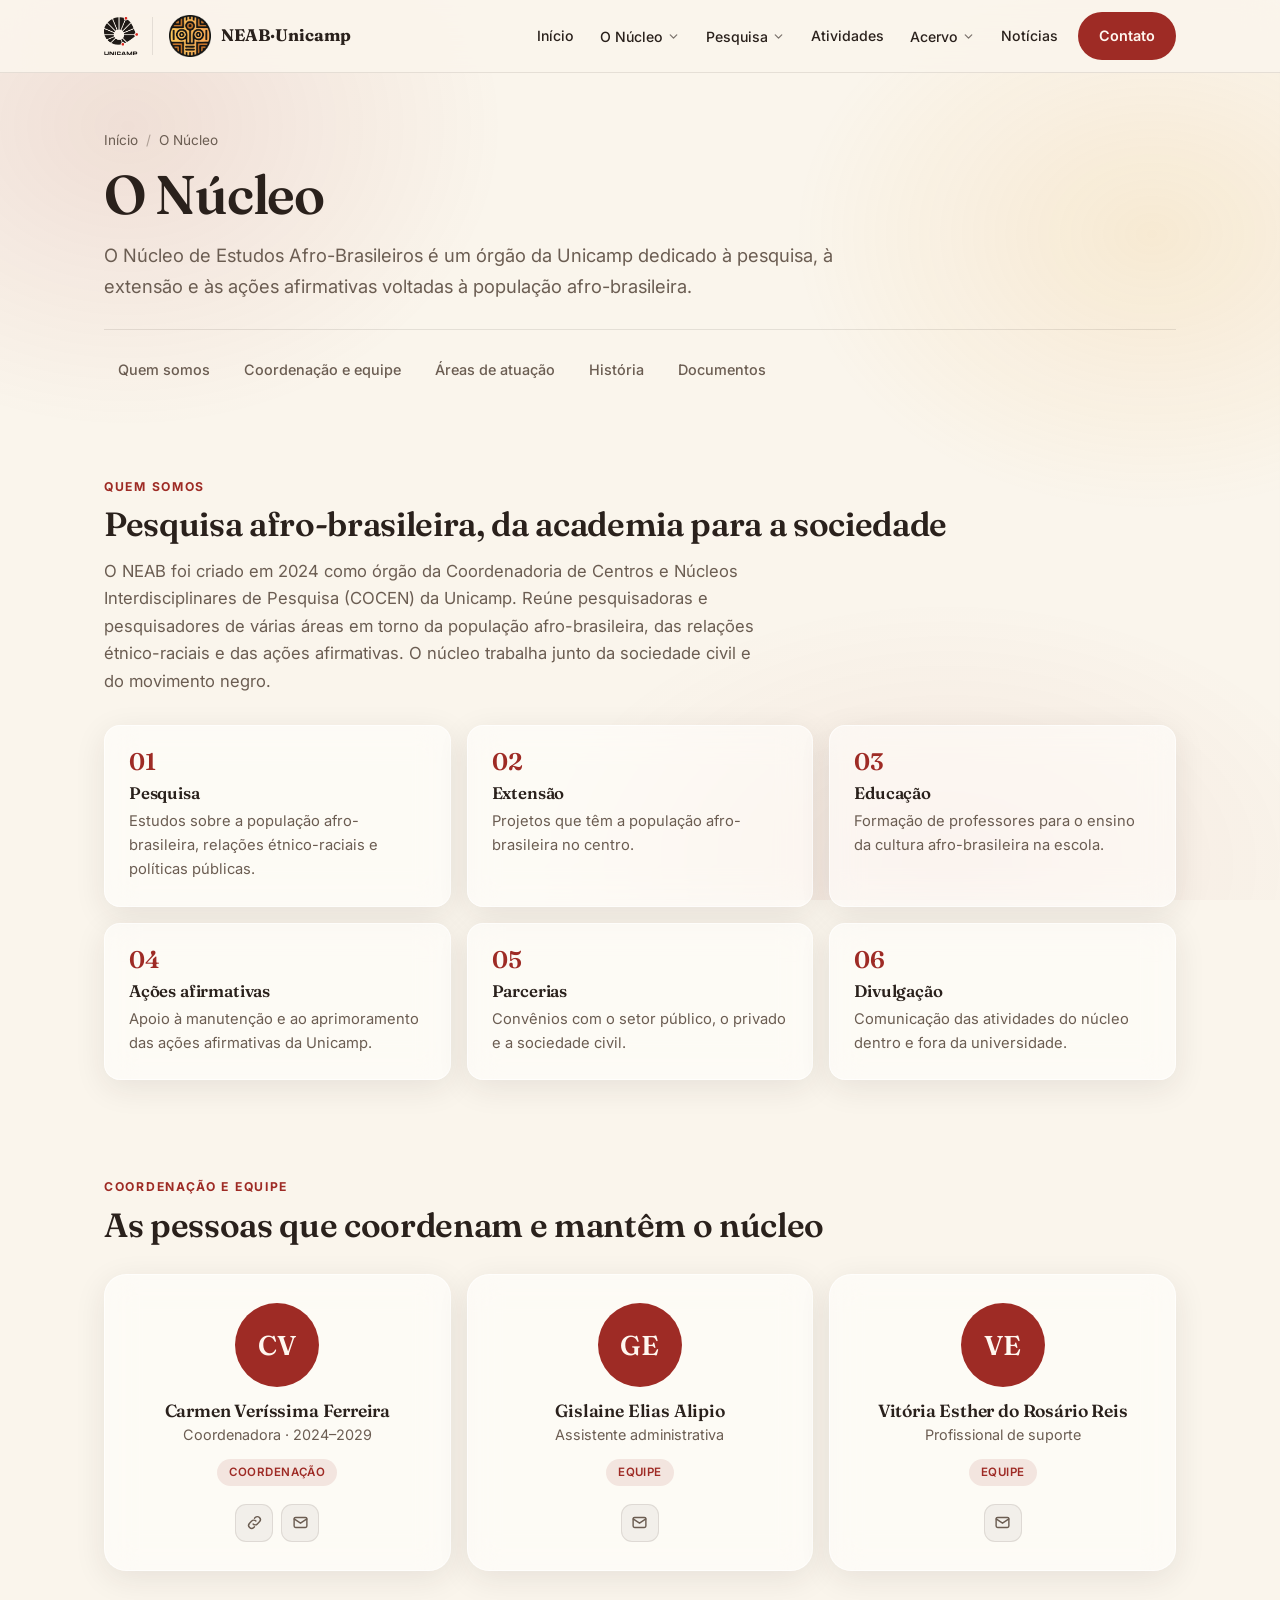
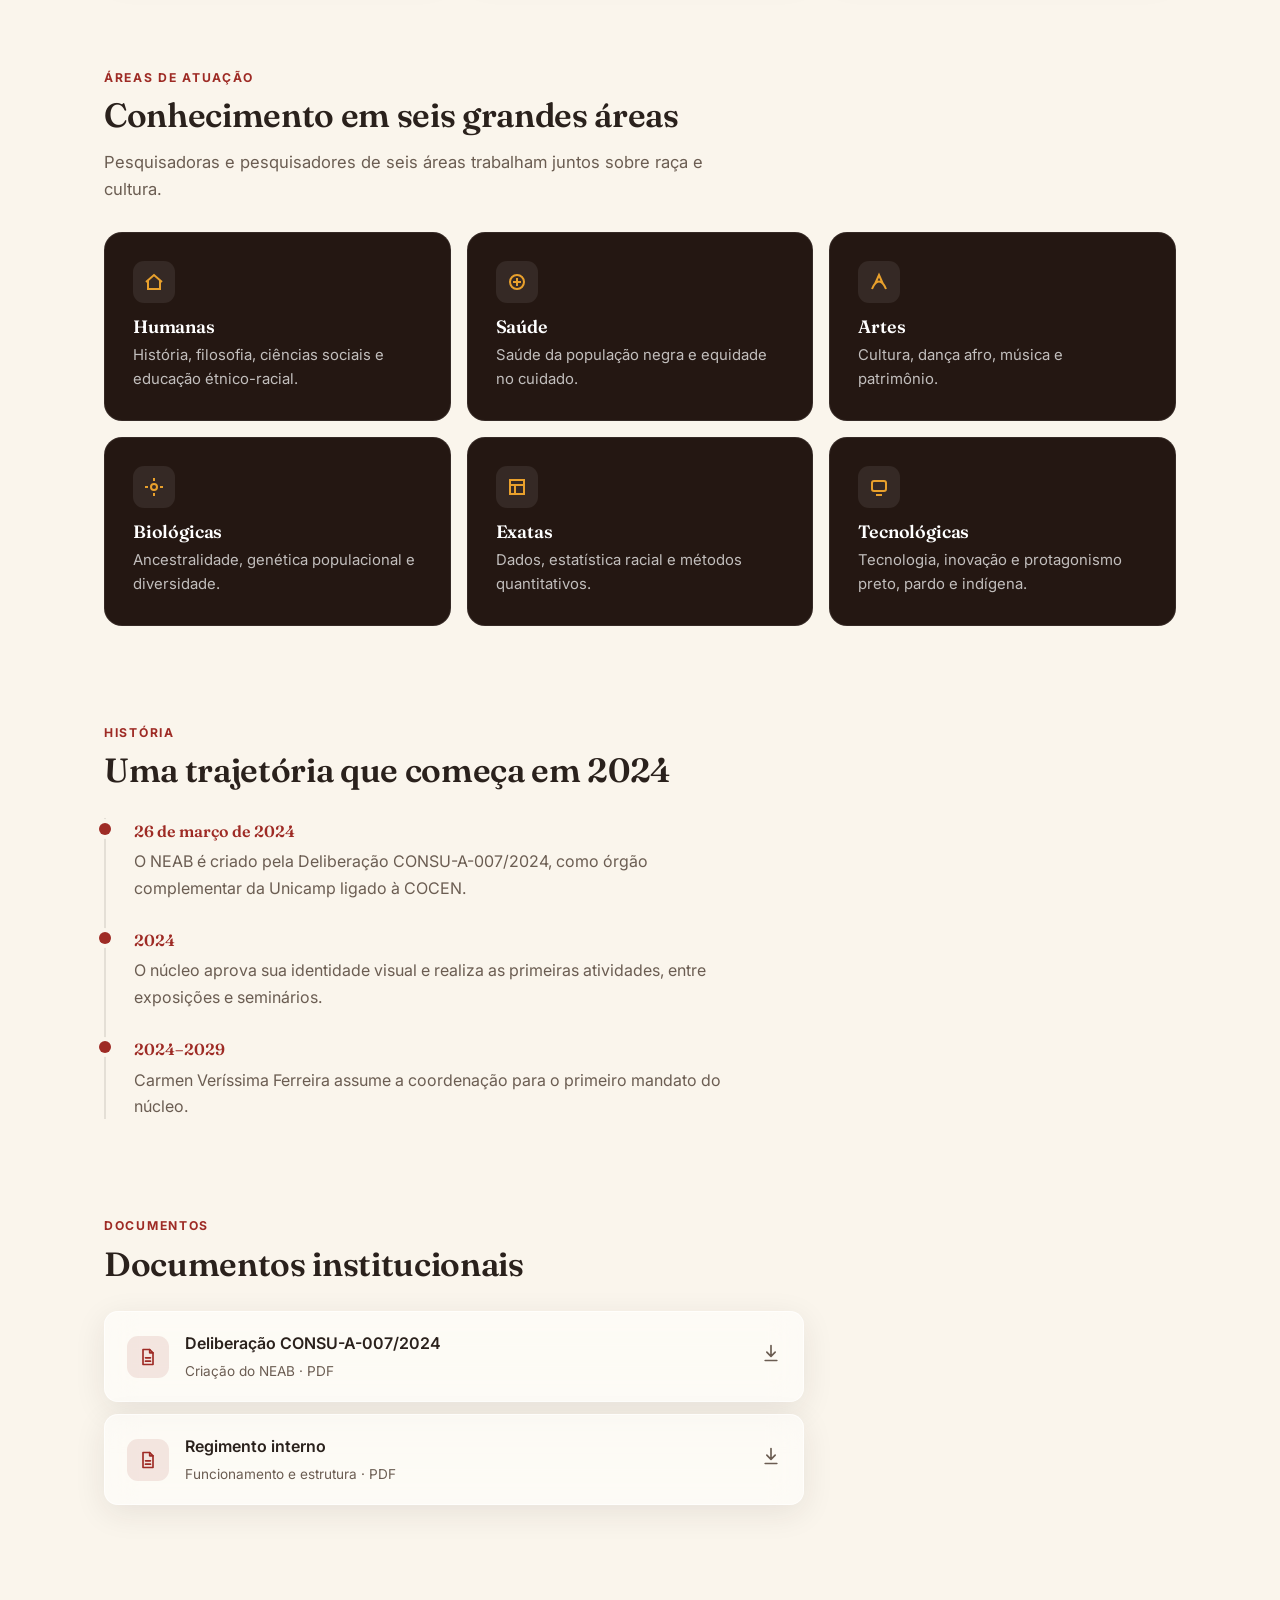
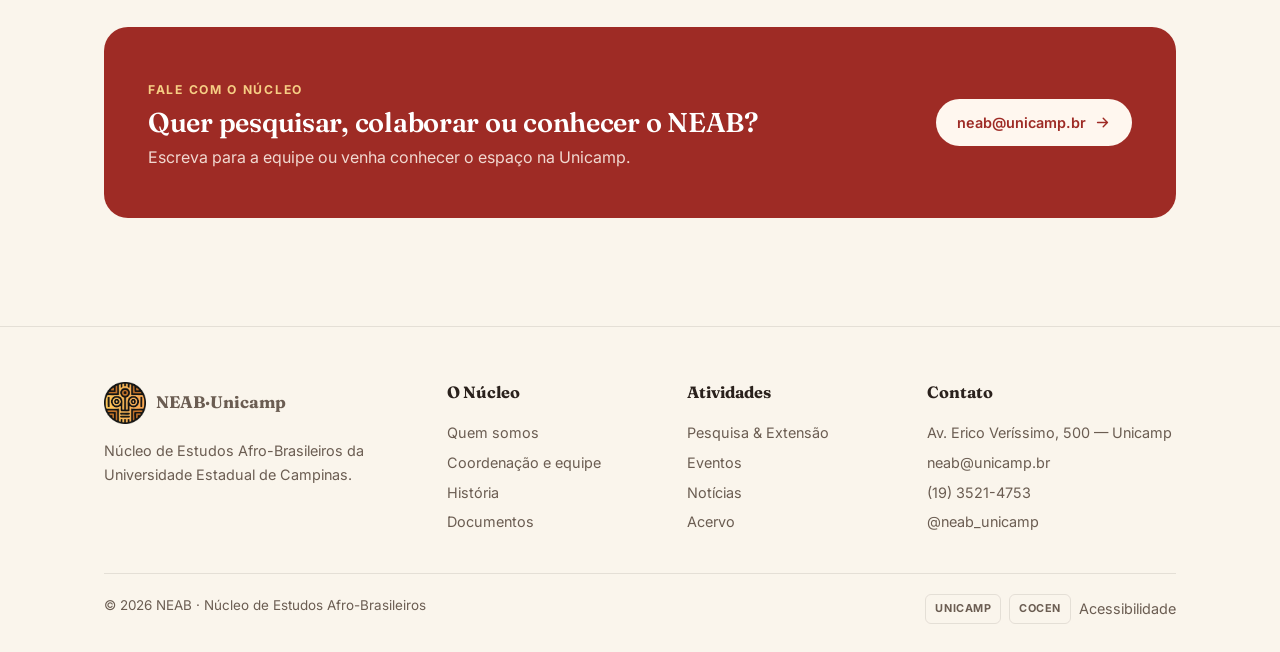
<file: o-nucleo.html>
<!DOCTYPE html>
<html lang="pt-BR">
<head>
<meta charset="UTF-8">
<meta name="viewport" content="width=device-width, initial-scale=1.0">
<title>O Núcleo — NEAB Unicamp</title>
<meta name="description" content="O Núcleo de Estudos Afro-Brasileiros da Unicamp: missão, objetivos, coordenação e equipe, áreas de atuação, história e documentos.">
<link rel="icon" type="image/png" href="neab.png">
<link rel="apple-touch-icon" href="neab.png">
<link rel="preconnect" href="https://fonts.googleapis.com">
<link rel="preconnect" href="https://fonts.gstatic.com" crossorigin>
<link href="https://fonts.googleapis.com/css2?family=Fraunces:ital,opsz,wght@0,9..144,400;0,9..144,500;0,9..144,600;0,9..144,700;1,9..144,400;1,9..144,500&family=Inter:wght@400;500;600;700&display=swap" rel="stylesheet">
<link rel="stylesheet" href="styles.css">
</head>
<body>
<a href="#main" class="skip">Pular para o conteúdo</a>

<svg width="0" height="0" style="position:absolute" aria-hidden="true">
  <symbol id="adinkra" viewBox="0 0 100 100"><g fill="none" stroke="currentColor" stroke-width="6" stroke-linecap="round" stroke-linejoin="round"><rect x="22" y="22" width="56" height="56" rx="8"/><path d="M50 14 V32 M50 68 V86 M14 50 H32 M68 50 H86"/><circle cx="50" cy="50" r="13"/><path d="M50 41 L59 50 L50 59 L41 50 Z" fill="currentColor" stroke="none"/></g></symbol>
  <symbol id="i-info" viewBox="0 0 24 24" fill="none" stroke="currentColor" stroke-width="2" stroke-linecap="round" stroke-linejoin="round"><circle cx="12" cy="12" r="9"/><path d="M12 11v5M12 8h.01"/></symbol>
  <symbol id="i-users" viewBox="0 0 24 24" fill="none" stroke="currentColor" stroke-width="2" stroke-linecap="round" stroke-linejoin="round"><circle cx="9" cy="8" r="3"/><path d="M3 20a6 6 0 0 1 12 0M16 6a3 3 0 0 1 0 6M21 20a5 5 0 0 0-4-5"/></symbol>
  <symbol id="i-compass" viewBox="0 0 24 24" fill="none" stroke="currentColor" stroke-width="2" stroke-linecap="round" stroke-linejoin="round"><circle cx="12" cy="12" r="9"/><path d="M15.5 8.5l-2 5-5 2 2-5z"/></symbol>
  <symbol id="i-clock" viewBox="0 0 24 24" fill="none" stroke="currentColor" stroke-width="2" stroke-linecap="round" stroke-linejoin="round"><circle cx="12" cy="12" r="9"/><path d="M12 7v5l3 2"/></symbol>
  <symbol id="i-file" viewBox="0 0 24 24" fill="none" stroke="currentColor" stroke-width="2" stroke-linecap="round" stroke-linejoin="round"><path d="M14 3H6v18h12V7z"/><path d="M14 3v4h4M9 13h6M9 17h6"/></symbol>
  <symbol id="i-search" viewBox="0 0 24 24" fill="none" stroke="currentColor" stroke-width="2" stroke-linecap="round" stroke-linejoin="round"><circle cx="11" cy="11" r="7"/><path d="M21 21l-4-4"/></symbol>
  <symbol id="i-folder" viewBox="0 0 24 24" fill="none" stroke="currentColor" stroke-width="2" stroke-linecap="round" stroke-linejoin="round"><path d="M3 7h6l2 2h10v9a2 2 0 0 1-2 2H3z"/></symbol>
  <symbol id="i-book" viewBox="0 0 24 24" fill="none" stroke="currentColor" stroke-width="2" stroke-linecap="round" stroke-linejoin="round"><path d="M4 4h11a2 2 0 0 1 2 2v14H6a2 2 0 0 1-2-2z"/><path d="M17 6h3v14H8"/></symbol>
  <symbol id="i-video" viewBox="0 0 24 24" fill="none" stroke="currentColor" stroke-width="2" stroke-linecap="round" stroke-linejoin="round"><rect x="3" y="6" width="13" height="12" rx="2"/><path d="M16 10l5-3v10l-5-3z"/></symbol>
  <symbol id="i-chev" viewBox="0 0 24 24" fill="none" stroke="currentColor" stroke-width="2.4" stroke-linecap="round" stroke-linejoin="round"><path d="M6 9l6 6 6-6"/></symbol>
  <symbol id="i-arrow" viewBox="0 0 24 24" fill="none" stroke="currentColor" stroke-width="2" stroke-linecap="round" stroke-linejoin="round"><path d="M5 12h14M13 6l6 6-6 6"/></symbol>
  <symbol id="i-mail" viewBox="0 0 24 24" fill="none" stroke="currentColor" stroke-width="2" stroke-linecap="round" stroke-linejoin="round"><rect x="3" y="5" width="18" height="14" rx="2"/><path d="M3 7l9 6 9-6"/></symbol>
  <symbol id="i-link" viewBox="0 0 24 24" fill="none" stroke="currentColor" stroke-width="2" stroke-linecap="round" stroke-linejoin="round"><path d="M10 14a4 4 0 0 0 6 0l3-3a4 4 0 0 0-6-6l-1 1"/><path d="M14 10a4 4 0 0 0-6 0l-3 3a4 4 0 0 0 6 6l1-1"/></symbol>
  <symbol id="i-download" viewBox="0 0 24 24" fill="none" stroke="currentColor" stroke-width="2" stroke-linecap="round" stroke-linejoin="round"><path d="M12 3v12M7 11l5 5 5-5M5 21h14"/></symbol>
</svg>

<!-- NAVBAR -->
<header>
  <nav class="navbar" aria-label="Navegação principal">
    <a class="unicamp-seal" href="https://www.unicamp.br" aria-label="Universidade Estadual de Campinas"><img src="unicamp-logo.png" alt="Unicamp"></a>
    <a class="brand" href="index.html" aria-label="NEAB Unicamp — início">
      <img class="logo-badge" src="neab.png" alt="NEAB Unicamp">
      <span>NEAB·Unicamp</span>
    </a>
    <div class="navlinks">
      <a class="navlink" href="index.html">Início</a>
      <div class="has-drop">
        <button class="navlink">O Núcleo <svg class="chev"><use href="#i-chev"/></svg></button>
        <div class="dropdown" role="menu">
          <a class="drop-item" href="o-nucleo.html#quem-somos"><span class="ic"><svg width="19" height="19"><use href="#i-info"/></svg></span><span><span class="t">Quem somos</span><span class="d">Missão e o que é o NEAB</span></span></a>
          <a class="drop-item" href="o-nucleo.html#equipe"><span class="ic"><svg width="19" height="19"><use href="#i-users"/></svg></span><span><span class="t">Coordenação e equipe</span><span class="d">Pesquisadores e administração</span></span></a>
          <a class="drop-item" href="o-nucleo.html#areas"><span class="ic"><svg width="19" height="19"><use href="#i-compass"/></svg></span><span><span class="t">Áreas de atuação</span><span class="d">As seis áreas do conhecimento</span></span></a>
          <a class="drop-item" href="o-nucleo.html#historia"><span class="ic"><svg width="19" height="19"><use href="#i-clock"/></svg></span><span><span class="t">História</span><span class="d">A trajetória na Unicamp</span></span></a>
          <a class="drop-item" href="o-nucleo.html#documentos"><span class="ic"><svg width="19" height="19"><use href="#i-file"/></svg></span><span><span class="t">Documentos</span><span class="d">Criação e regimento</span></span></a>
        </div>
      </div>
      <div class="has-drop">
        <button class="navlink">Pesquisa <svg class="chev"><use href="#i-chev"/></svg></button>
        <div class="dropdown" role="menu">
          <a class="drop-item" href="pesquisa.html#linhas"><span class="ic"><svg width="19" height="19"><use href="#i-search"/></svg></span><span><span class="t">Linhas de pesquisa</span><span class="d">Eixos temáticos</span></span></a>
          <a class="drop-item" href="pesquisa.html#projetos"><span class="ic"><svg width="19" height="19"><use href="#i-folder"/></svg></span><span><span class="t">Projetos</span><span class="d">Pesquisa e extensão em curso</span></span></a>
        </div>
      </div>
      <a class="navlink" href="eventos.html">Atividades</a>
      <div class="has-drop">
        <button class="navlink">Acervo <svg class="chev"><use href="#i-chev"/></svg></button>
        <div class="dropdown" role="menu">
          <a class="drop-item" href="acervo.html#publicacoes"><span class="ic"><svg width="19" height="19"><use href="#i-book"/></svg></span><span><span class="t">Publicações</span><span class="d">Artigos, livros e produção</span></span></a>
          <a class="drop-item" href="acervo.html#videos"><span class="ic"><svg width="19" height="19"><use href="#i-video"/></svg></span><span><span class="t">Vídeos</span><span class="d">Registros de eventos</span></span></a>
        </div>
      </div>
      <a class="navlink" href="noticias.html">Notícias</a>
    </div>
    <a class="btn btn-primary nav-cta" href="contato.html">Contato</a>
    <button class="menu-toggle" id="openSheet" aria-label="Abrir menu" aria-expanded="false">
      <svg width="22" height="22" fill="none" stroke="currentColor" stroke-width="2" stroke-linecap="round"><path d="M3 7h18M3 12h18M3 17h18"/></svg>
    </button>
  </nav>
</header>

<!-- Sheet mobile -->
<div class="overlay" id="overlay"></div>
<aside class="sheet" id="sheet" aria-label="Menu" aria-hidden="true">
  <div class="sheet-head">
    <a class="brand" href="index.html"><img class="logo-badge" src="neab.png" alt="NEAB Unicamp"><span>NEAB·Unicamp</span></a>
    <button class="menu-toggle" id="closeSheet" aria-label="Fechar menu" style="display:flex"><svg width="20" height="20" fill="none" stroke="currentColor" stroke-width="2" stroke-linecap="round"><path d="M5 5l12 12M17 5L5 17"/></svg></button>
  </div>
  <div class="sheet-body">
    <a class="sheet-link" href="index.html">Início</a>
    <div class="acc">
      <button class="acc-trigger">O Núcleo <svg class="chev"><use href="#i-chev"/></svg></button>
      <div class="acc-panel">
        <a href="o-nucleo.html#quem-somos"><span class="ic"><svg width="18" height="18"><use href="#i-info"/></svg></span>Quem somos</a>
        <a href="o-nucleo.html#equipe"><span class="ic"><svg width="18" height="18"><use href="#i-users"/></svg></span>Coordenação e equipe</a>
        <a href="o-nucleo.html#areas"><span class="ic"><svg width="18" height="18"><use href="#i-compass"/></svg></span>Áreas de atuação</a>
        <a href="o-nucleo.html#historia"><span class="ic"><svg width="18" height="18"><use href="#i-clock"/></svg></span>História</a>
        <a href="o-nucleo.html#documentos"><span class="ic"><svg width="18" height="18"><use href="#i-file"/></svg></span>Documentos</a>
      </div>
    </div>
    <a class="sheet-link" href="eventos.html">Atividades</a>
    <a class="sheet-link" href="noticias.html">Notícias</a>
  </div>
  <div class="sheet-cta"><a class="btn btn-primary" href="contato.html" style="width:100%;justify-content:center">Contato</a></div>
</aside>

<main id="main">

  <!-- HEADER DA PÁGINA -->
  <section class="page-header">
    <div class="wrap">
      <nav class="breadcrumb" aria-label="Você está em"><a href="index.html">Início</a><i>/</i>O Núcleo</nav>
      <h1>O Núcleo</h1>
      <p class="intro">O Núcleo de Estudos Afro-Brasileiros é um órgão da Unicamp dedicado à pesquisa, à extensão e às ações afirmativas voltadas à população afro-brasileira.</p>
      <nav class="subnav" aria-label="Seções desta página">
        <a href="#quem-somos">Quem somos</a>
        <a href="#equipe">Coordenação e equipe</a>
        <a href="#areas">Áreas de atuação</a>
        <a href="#historia">História</a>
        <a href="#documentos">Documentos</a>
      </nav>
    </div>
  </section>

  <!-- QUEM SOMOS -->
  <section class="content-section" id="quem-somos">
    <div class="wrap">
      <span class="sec-eyebrow">Quem somos</span>
      <h2>Pesquisa afro-brasileira, da academia para a sociedade</h2>
      <p class="body">O NEAB foi criado em 2024 como órgão da Coordenadoria de Centros e Núcleos Interdisciplinares de Pesquisa (COCEN) da Unicamp. Reúne pesquisadoras e pesquisadores de várias áreas em torno da população afro-brasileira, das relações étnico-raciais e das ações afirmativas. O núcleo trabalha junto da sociedade civil e do movimento negro.</p>

      <div class="obj-grid">
        <article class="obj glass"><div class="num">01</div><h3>Pesquisa</h3><p>Estudos sobre a população afro-brasileira, relações étnico-raciais e políticas públicas.</p></article>
        <article class="obj glass"><div class="num">02</div><h3>Extensão</h3><p>Projetos que têm a população afro-brasileira no centro.</p></article>
        <article class="obj glass"><div class="num">03</div><h3>Educação</h3><p>Formação de professores para o ensino da cultura afro-brasileira na escola.</p></article>
        <article class="obj glass"><div class="num">04</div><h3>Ações afirmativas</h3><p>Apoio à manutenção e ao aprimoramento das ações afirmativas da Unicamp.</p></article>
        <article class="obj glass"><div class="num">05</div><h3>Parcerias</h3><p>Convênios com o setor público, o privado e a sociedade civil.</p></article>
        <article class="obj glass"><div class="num">06</div><h3>Divulgação</h3><p>Comunicação das atividades do núcleo dentro e fora da universidade.</p></article>
      </div>
    </div>
  </section>

  <!-- EQUIPE -->
  <section class="content-section" id="equipe">
    <div class="wrap">
      <span class="sec-eyebrow">Coordenação e equipe</span>
      <h2>As pessoas que coordenam e mantêm o núcleo</h2>
      <div class="people" style="margin-top:30px">
        <article class="person glass">
          <div class="avatar" aria-hidden="true">CV</div>
          <h3>Carmen Veríssima Ferreira</h3>
          <div class="role">Coordenadora · 2024–2029</div>
          <span class="ptag">Coordenação</span>
          <div class="links"><a href="#" aria-label="Lattes"><svg width="17" height="17"><use href="#i-link"/></svg></a><a href="mailto:neab@unicamp.br" aria-label="E-mail"><svg width="17" height="17"><use href="#i-mail"/></svg></a></div>
        </article>
        <article class="person glass">
          <div class="avatar" aria-hidden="true">GE</div>
          <h3>Gislaine Elias Alipio</h3>
          <div class="role">Assistente administrativa</div>
          <span class="ptag">Equipe</span>
          <div class="links"><a href="mailto:neab@unicamp.br" aria-label="E-mail"><svg width="17" height="17"><use href="#i-mail"/></svg></a></div>
        </article>
        <article class="person glass">
          <div class="avatar" aria-hidden="true">VE</div>
          <h3>Vitória Esther do Rosário Reis</h3>
          <div class="role">Profissional de suporte</div>
          <span class="ptag">Equipe</span>
          <div class="links"><a href="mailto:neab@unicamp.br" aria-label="E-mail"><svg width="17" height="17"><use href="#i-mail"/></svg></a></div>
        </article>
      </div>
    </div>
  </section>

  <!-- ÁREAS -->
  <section class="content-section" id="areas">
    <div class="wrap">
      <span class="sec-eyebrow">Áreas de atuação</span>
      <h2>Conhecimento em seis grandes áreas</h2>
      <p class="body">Pesquisadoras e pesquisadores de seis áreas trabalham juntos sobre raça e cultura.</p>
      <div class="areas" style="margin-top:28px">
        <article class="area"><span class="spot"></span><div class="ic"><svg width="22" height="22" fill="none" stroke="currentColor" stroke-width="2"><path d="M3 11l8-7 8 7M5 9v9h12V9"/></svg></div><h3>Humanas</h3><p>História, filosofia, ciências sociais e educação étnico-racial.</p></article>
        <article class="area"><span class="spot"></span><div class="ic"><svg width="22" height="22" fill="none" stroke="currentColor" stroke-width="2"><circle cx="11" cy="11" r="7"/><path d="M11 7v8M7 11h8"/></svg></div><h3>Saúde</h3><p>Saúde da população negra e equidade no cuidado.</p></article>
        <article class="area"><span class="spot"></span><div class="ic"><svg width="22" height="22" fill="none" stroke="currentColor" stroke-width="2"><path d="M4 18c4-10 10-10 14 0M7 13l4-9 4 9"/></svg></div><h3>Artes</h3><p>Cultura, dança afro, música e patrimônio.</p></article>
        <article class="area"><span class="spot"></span><div class="ic"><svg width="22" height="22" fill="none" stroke="currentColor" stroke-width="2"><circle cx="11" cy="11" r="3"/><path d="M11 2v3M11 17v3M2 11h3M17 11h3"/></svg></div><h3>Biológicas</h3><p>Ancestralidade, genética populacional e diversidade.</p></article>
        <article class="area"><span class="spot"></span><div class="ic"><svg width="22" height="22" fill="none" stroke="currentColor" stroke-width="2"><path d="M4 4h14v14H4zM4 9h14M9 9v9"/></svg></div><h3>Exatas</h3><p>Dados, estatística racial e métodos quantitativos.</p></article>
        <article class="area"><span class="spot"></span><div class="ic"><svg width="22" height="22" fill="none" stroke="currentColor" stroke-width="2"><rect x="4" y="5" width="14" height="10" rx="2"/><path d="M8 19h6"/></svg></div><h3>Tecnológicas</h3><p>Tecnologia, inovação e protagonismo preto, pardo e indígena.</p></article>
      </div>
    </div>
  </section>

  <!-- HISTÓRIA -->
  <section class="content-section" id="historia">
    <div class="wrap">
      <span class="sec-eyebrow">História</span>
      <h2>Uma trajetória que começa em 2024</h2>
      <div class="timeline">
        <div class="tl-item"><div class="date">26 de março de 2024</div><p>O NEAB é criado pela Deliberação CONSU-A-007/2024, como órgão complementar da Unicamp ligado à COCEN.</p></div>
        <div class="tl-item"><div class="date">2024</div><p>O núcleo aprova sua identidade visual e realiza as primeiras atividades, entre exposições e seminários.</p></div>
        <div class="tl-item"><div class="date">2024–2029</div><p>Carmen Veríssima Ferreira assume a coordenação para o primeiro mandato do núcleo.</p></div>
      </div>
    </div>
  </section>

  <!-- DOCUMENTOS -->
  <section class="content-section" id="documentos">
    <div class="wrap">
      <span class="sec-eyebrow">Documentos</span>
      <h2>Documentos institucionais</h2>
      <div class="doclist">
        <a class="doc glass" href="#"><span class="dic"><svg width="20" height="20"><use href="#i-file"/></svg></span><span class="dinfo"><strong>Deliberação CONSU-A-007/2024</strong><span>Criação do NEAB · PDF</span></span><span class="dl"><svg width="20" height="20"><use href="#i-download"/></svg></span></a>
        <a class="doc glass" href="#"><span class="dic"><svg width="20" height="20"><use href="#i-file"/></svg></span><span class="dinfo"><strong>Regimento interno</strong><span>Funcionamento e estrutura · PDF</span></span><span class="dl"><svg width="20" height="20"><use href="#i-download"/></svg></span></a>
      </div>
    </div>
  </section>

  <!-- CTA -->
  <section class="content-section" id="contato">
    <div class="wrap">
      <div class="cta-band">
        <div>
          <span class="eyebrow">Fale com o núcleo</span>
          <h2 class="serif">Quer pesquisar, colaborar ou conhecer o NEAB?</h2>
          <p>Escreva para a equipe ou venha conhecer o espaço na Unicamp.</p>
        </div>
        <a class="btn btn-on" href="mailto:neab@unicamp.br">neab@unicamp.br <svg class="ar" width="17" height="17"><use href="#i-arrow"/></svg></a>
      </div>
    </div>
  </section>

</main>

<footer>
  <div class="wrap">
    <div class="foot-grid">
      <div class="foot-brand">
        <a class="brand" href="index.html"><img class="logo-badge" src="neab.png" alt="NEAB Unicamp"><span>NEAB·Unicamp</span></a>
        <p>Núcleo de Estudos Afro-Brasileiros da Universidade Estadual de Campinas.</p>
      </div>
      <div><h4>O Núcleo</h4><a href="o-nucleo.html#quem-somos">Quem somos</a><a href="o-nucleo.html#equipe">Coordenação e equipe</a><a href="o-nucleo.html#historia">História</a><a href="o-nucleo.html#documentos">Documentos</a></div>
      <div><h4>Atividades</h4><a href="pesquisa.html">Pesquisa &amp; Extensão</a><a href="index.html#destaques">Eventos</a><a href="noticias.html">Notícias</a><a href="acervo.html">Acervo</a></div>
      <div><h4>Contato</h4><a href="#">Av. Erico Veríssimo, 500 — Unicamp</a><a href="mailto:neab@unicamp.br">neab@unicamp.br</a><a href="tel:+551935214753">(19) 3521-4753</a><a href="https://instagram.com/neab_unicamp">@neab_unicamp</a></div>
    </div>
    <div class="foot-bottom">
      <span>© 2026 NEAB · Núcleo de Estudos Afro-Brasileiros</span>
      <div class="seals"><span class="seal">UNICAMP</span><span class="seal">COCEN</span><a href="#" style="display:inline">Acessibilidade</a></div>
    </div>
  </div>
</footer>

<script>
  const sheet=document.getElementById('sheet'),overlay=document.getElementById('overlay'),openB=document.getElementById('openSheet'),closeB=document.getElementById('closeSheet');
  const openSheet=()=>{sheet.classList.add('open');overlay.classList.add('open');openB.setAttribute('aria-expanded','true');sheet.setAttribute('aria-hidden','false')};
  const closeSheet=()=>{sheet.classList.remove('open');overlay.classList.remove('open');openB.setAttribute('aria-expanded','false');sheet.setAttribute('aria-hidden','true')};
  openB.addEventListener('click',openSheet);closeB.addEventListener('click',closeSheet);overlay.addEventListener('click',closeSheet);
  document.addEventListener('keydown',e=>{if(e.key==='Escape')closeSheet()});
  document.querySelectorAll('.acc-trigger').forEach(t=>t.addEventListener('click',()=>t.parentElement.classList.toggle('open')));
  document.querySelectorAll('.area').forEach(card=>card.addEventListener('mousemove',e=>{const r=card.getBoundingClientRect();card.style.setProperty('--mx',(e.clientX-r.left)+'px');card.style.setProperty('--my',(e.clientY-r.top)+'px');}));
</script>
</body>
</html>
</file>
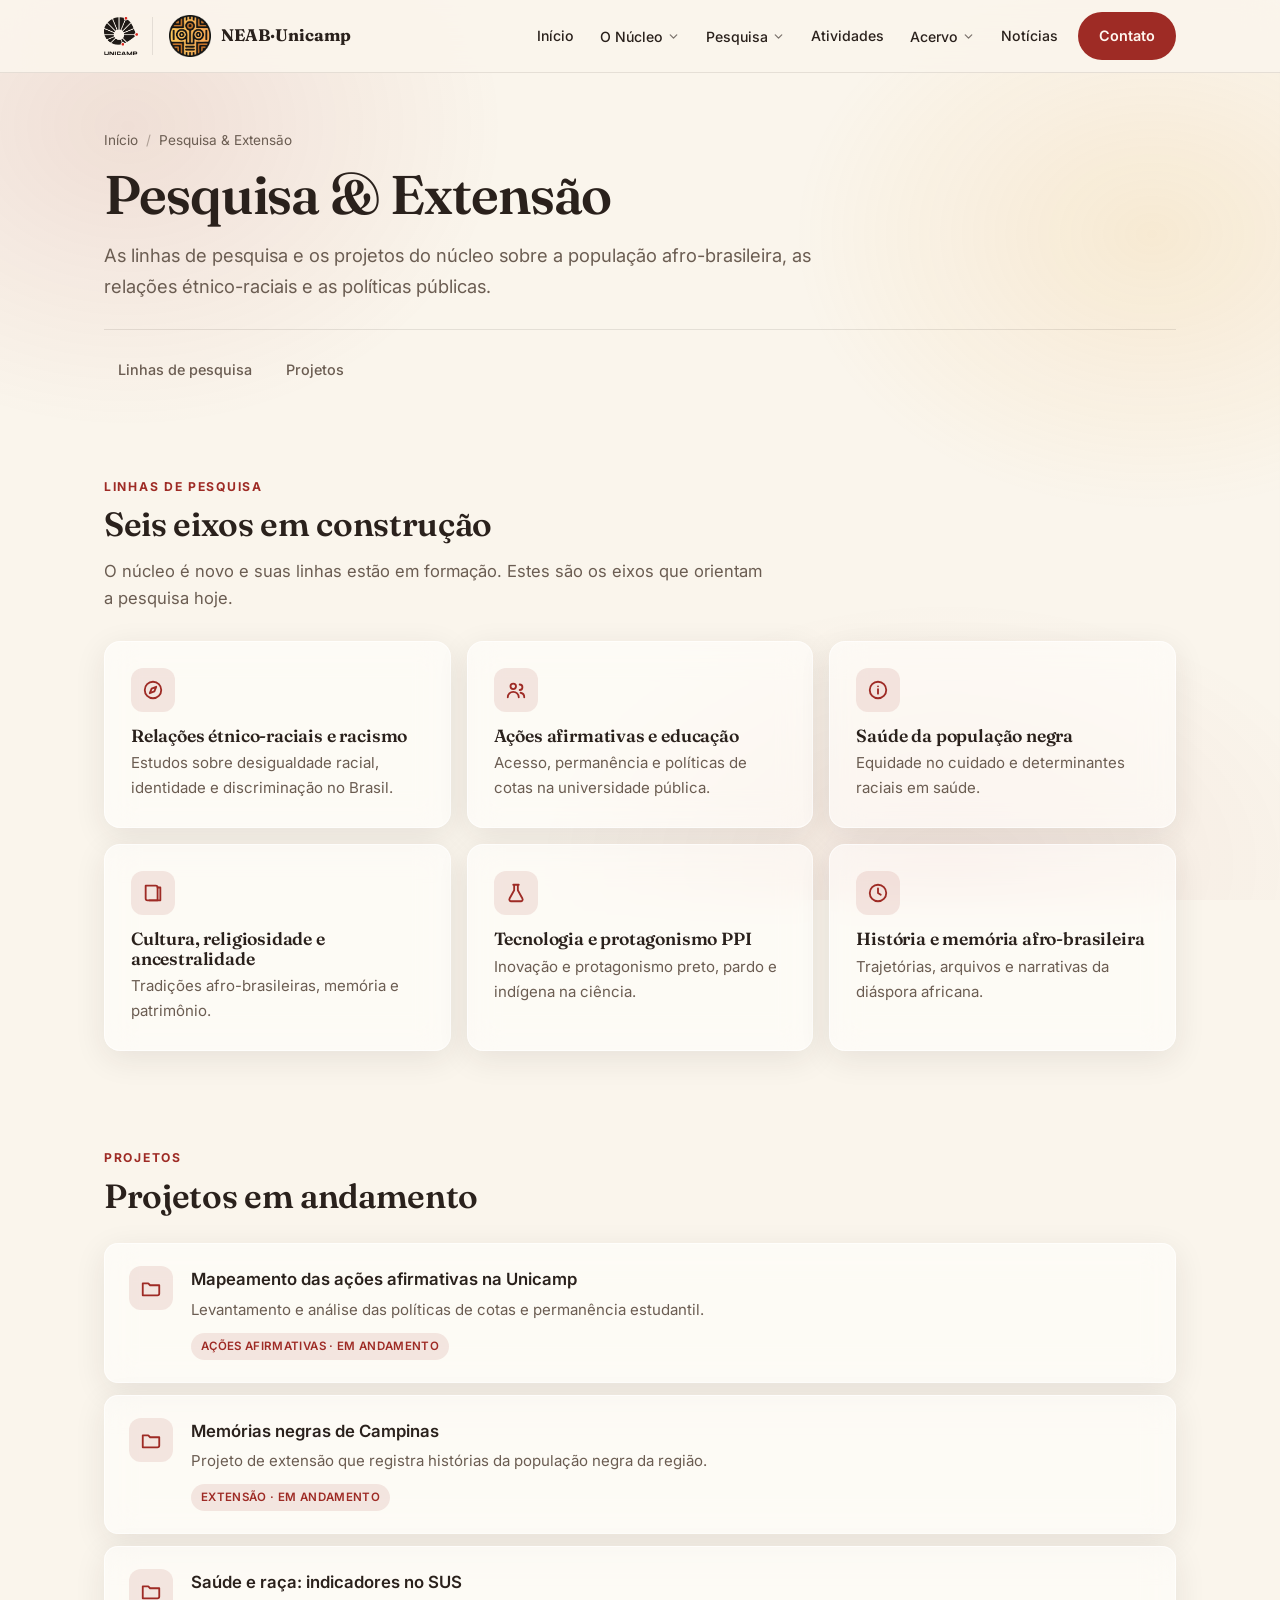
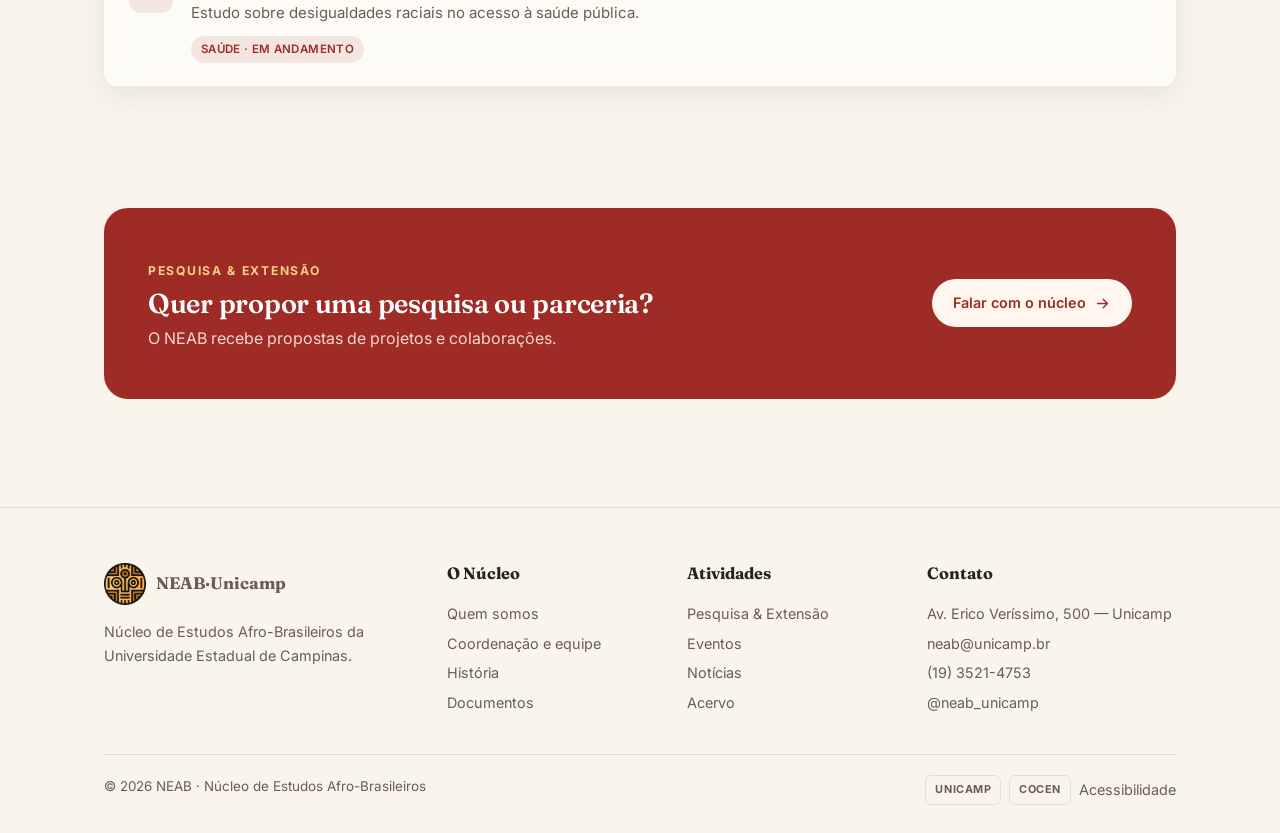
<file: pesquisa.html>
<!DOCTYPE html>
<html lang="pt-BR">
<head>
<meta charset="UTF-8">
<meta name="viewport" content="width=device-width, initial-scale=1.0">
<title>Pesquisa & Extensão — NEAB Unicamp</title>
<meta name="description" content="Linhas de pesquisa e projetos do NEAB Unicamp sobre a população afro-brasileira.">
<link rel="icon" type="image/png" href="neab.png">
<link rel="apple-touch-icon" href="neab.png">
<link rel="preconnect" href="https://fonts.googleapis.com">
<link rel="preconnect" href="https://fonts.gstatic.com" crossorigin>
<link href="https://fonts.googleapis.com/css2?family=Fraunces:ital,opsz,wght@0,9..144,400;0,9..144,500;0,9..144,600;0,9..144,700;1,9..144,400;1,9..144,500&family=Inter:wght@400;500;600;700&display=swap" rel="stylesheet">
<link rel="stylesheet" href="styles.css">
</head>
<body>
<a href="#main" class="skip">Pular para o conteúdo</a>

<svg width="0" height="0" style="position:absolute" aria-hidden="true">
  <symbol id="adinkra" viewBox="0 0 100 100"><g fill="none" stroke="currentColor" stroke-width="6" stroke-linecap="round" stroke-linejoin="round"><rect x="22" y="22" width="56" height="56" rx="8"/><path d="M50 14 V32 M50 68 V86 M14 50 H32 M68 50 H86"/><circle cx="50" cy="50" r="13"/><path d="M50 41 L59 50 L50 59 L41 50 Z" fill="currentColor" stroke="none"/></g></symbol>
  <symbol id="i-info" viewBox="0 0 24 24" fill="none" stroke="currentColor" stroke-width="2" stroke-linecap="round" stroke-linejoin="round"><circle cx="12" cy="12" r="9"/><path d="M12 11v5M12 8h.01"/></symbol>
  <symbol id="i-users" viewBox="0 0 24 24" fill="none" stroke="currentColor" stroke-width="2" stroke-linecap="round" stroke-linejoin="round"><circle cx="9" cy="8" r="3"/><path d="M3 20a6 6 0 0 1 12 0M16 6a3 3 0 0 1 0 6M21 20a5 5 0 0 0-4-5"/></symbol>
  <symbol id="i-compass" viewBox="0 0 24 24" fill="none" stroke="currentColor" stroke-width="2" stroke-linecap="round" stroke-linejoin="round"><circle cx="12" cy="12" r="9"/><path d="M15.5 8.5l-2 5-5 2 2-5z"/></symbol>
  <symbol id="i-clock" viewBox="0 0 24 24" fill="none" stroke="currentColor" stroke-width="2" stroke-linecap="round" stroke-linejoin="round"><circle cx="12" cy="12" r="9"/><path d="M12 7v5l3 2"/></symbol>
  <symbol id="i-file" viewBox="0 0 24 24" fill="none" stroke="currentColor" stroke-width="2" stroke-linecap="round" stroke-linejoin="round"><path d="M14 3H6v18h12V7z"/><path d="M14 3v4h4M9 13h6M9 17h6"/></symbol>
  <symbol id="i-search" viewBox="0 0 24 24" fill="none" stroke="currentColor" stroke-width="2" stroke-linecap="round" stroke-linejoin="round"><circle cx="11" cy="11" r="7"/><path d="M21 21l-4-4"/></symbol>
  <symbol id="i-folder" viewBox="0 0 24 24" fill="none" stroke="currentColor" stroke-width="2" stroke-linecap="round" stroke-linejoin="round"><path d="M3 7h6l2 2h10v9a2 2 0 0 1-2 2H3z"/></symbol>
  <symbol id="i-book" viewBox="0 0 24 24" fill="none" stroke="currentColor" stroke-width="2" stroke-linecap="round" stroke-linejoin="round"><path d="M4 4h11a2 2 0 0 1 2 2v14H6a2 2 0 0 1-2-2z"/><path d="M17 6h3v14H8"/></symbol>
  <symbol id="i-video" viewBox="0 0 24 24" fill="none" stroke="currentColor" stroke-width="2" stroke-linecap="round" stroke-linejoin="round"><rect x="3" y="6" width="13" height="12" rx="2"/><path d="M16 10l5-3v10l-5-3z"/></symbol>
  <symbol id="i-chev" viewBox="0 0 24 24" fill="none" stroke="currentColor" stroke-width="2.4" stroke-linecap="round" stroke-linejoin="round"><path d="M6 9l6 6 6-6"/></symbol>
  <symbol id="i-arrow" viewBox="0 0 24 24" fill="none" stroke="currentColor" stroke-width="2" stroke-linecap="round" stroke-linejoin="round"><path d="M5 12h14M13 6l6 6-6 6"/></symbol>
  <symbol id="i-mail" viewBox="0 0 24 24" fill="none" stroke="currentColor" stroke-width="2" stroke-linecap="round" stroke-linejoin="round"><rect x="3" y="5" width="18" height="14" rx="2"/><path d="M3 7l9 6 9-6"/></symbol>
  <symbol id="i-link" viewBox="0 0 24 24" fill="none" stroke="currentColor" stroke-width="2" stroke-linecap="round" stroke-linejoin="round"><path d="M10 14a4 4 0 0 0 6 0l3-3a4 4 0 0 0-6-6l-1 1"/><path d="M14 10a4 4 0 0 0-6 0l-3 3a4 4 0 0 0 6 6l1-1"/></symbol>
  <symbol id="i-download" viewBox="0 0 24 24" fill="none" stroke="currentColor" stroke-width="2" stroke-linecap="round" stroke-linejoin="round"><path d="M12 3v12M7 11l5 5 5-5M5 21h14"/></symbol>
  <symbol id="i-play" viewBox="0 0 24 24" fill="currentColor"><path d="M8 5v14l11-7z"/></symbol>
  <symbol id="i-pin" viewBox="0 0 24 24" fill="none" stroke="currentColor" stroke-width="2" stroke-linecap="round" stroke-linejoin="round"><path d="M12 21s7-6 7-11a7 7 0 0 0-14 0c0 5 7 11 7 11z"/><circle cx="12" cy="10" r="2.5"/></symbol>
  <symbol id="i-phone" viewBox="0 0 24 24" fill="none" stroke="currentColor" stroke-width="2" stroke-linecap="round" stroke-linejoin="round"><path d="M5 4h4l2 5-3 2a12 12 0 0 0 5 5l2-3 5 2v4a2 2 0 0 1-2 2A16 16 0 0 1 3 6a2 2 0 0 1 2-2z"/></symbol>
  <symbol id="i-ig" viewBox="0 0 24 24" fill="none" stroke="currentColor" stroke-width="2" stroke-linecap="round" stroke-linejoin="round"><rect x="3" y="3" width="18" height="18" rx="5"/><circle cx="12" cy="12" r="4"/><circle cx="17.5" cy="6.5" r="1"/></symbol>
  <symbol id="i-flask" viewBox="0 0 24 24" fill="none" stroke="currentColor" stroke-width="2" stroke-linecap="round" stroke-linejoin="round"><path d="M9 3h6M10 3v6l-5 9a2 2 0 0 0 2 3h10a2 2 0 0 0 2-3l-5-9V3"/></symbol>
</svg>

<header>
  <nav class="navbar" aria-label="Navegação principal">
    <a class="unicamp-seal" href="https://www.unicamp.br" aria-label="Universidade Estadual de Campinas"><img src="unicamp-logo.png" alt="Unicamp"></a>
    <a class="brand" href="index.html" aria-label="NEAB Unicamp — início">
      <img class="logo-badge" src="neab.png" alt="NEAB Unicamp">
      <span>NEAB·Unicamp</span>
    </a>
    <div class="navlinks">
      <a class="navlink" href="index.html">Início</a>
      <div class="has-drop">
        <button class="navlink">O Núcleo <svg class="chev"><use href="#i-chev"/></svg></button>
        <div class="dropdown" role="menu">
          <a class="drop-item" href="o-nucleo.html#quem-somos"><span class="ic"><svg width="19" height="19"><use href="#i-info"/></svg></span><span><span class="t">Quem somos</span><span class="d">Missão e o que é o NEAB</span></span></a>
          <a class="drop-item" href="o-nucleo.html#equipe"><span class="ic"><svg width="19" height="19"><use href="#i-users"/></svg></span><span><span class="t">Coordenação e equipe</span><span class="d">Pesquisadores e administração</span></span></a>
          <a class="drop-item" href="o-nucleo.html#areas"><span class="ic"><svg width="19" height="19"><use href="#i-compass"/></svg></span><span><span class="t">Áreas de atuação</span><span class="d">As seis áreas do conhecimento</span></span></a>
          <a class="drop-item" href="o-nucleo.html#historia"><span class="ic"><svg width="19" height="19"><use href="#i-clock"/></svg></span><span><span class="t">História</span><span class="d">A trajetória na Unicamp</span></span></a>
          <a class="drop-item" href="o-nucleo.html#documentos"><span class="ic"><svg width="19" height="19"><use href="#i-file"/></svg></span><span><span class="t">Documentos</span><span class="d">Criação e regimento</span></span></a>
        </div>
      </div>
      <div class="has-drop">
        <button class="navlink">Pesquisa <svg class="chev"><use href="#i-chev"/></svg></button>
        <div class="dropdown" role="menu">
          <a class="drop-item" href="pesquisa.html#linhas"><span class="ic"><svg width="19" height="19"><use href="#i-search"/></svg></span><span><span class="t">Linhas de pesquisa</span><span class="d">Eixos temáticos</span></span></a>
          <a class="drop-item" href="pesquisa.html#projetos"><span class="ic"><svg width="19" height="19"><use href="#i-folder"/></svg></span><span><span class="t">Projetos</span><span class="d">Pesquisa e extensão em curso</span></span></a>
        </div>
      </div>
      <a class="navlink" href="eventos.html">Atividades</a>
      <div class="has-drop">
        <button class="navlink">Acervo <svg class="chev"><use href="#i-chev"/></svg></button>
        <div class="dropdown" role="menu">
          <a class="drop-item" href="acervo.html#publicacoes"><span class="ic"><svg width="19" height="19"><use href="#i-book"/></svg></span><span><span class="t">Publicações</span><span class="d">Artigos, livros e produção</span></span></a>
          <a class="drop-item" href="acervo.html#videos"><span class="ic"><svg width="19" height="19"><use href="#i-video"/></svg></span><span><span class="t">Vídeos</span><span class="d">Registros de eventos</span></span></a>
        </div>
      </div>
      <a class="navlink" href="noticias.html">Notícias</a>
    </div>
    <a class="btn btn-primary nav-cta" href="contato.html">Contato</a>
    <button class="menu-toggle" id="openSheet" aria-label="Abrir menu" aria-expanded="false">
      <svg width="22" height="22" fill="none" stroke="currentColor" stroke-width="2" stroke-linecap="round"><path d="M3 7h18M3 12h18M3 17h18"/></svg>
    </button>
  </nav>
</header>

<div class="overlay" id="overlay"></div>
<aside class="sheet" id="sheet" aria-label="Menu" aria-hidden="true">
  <div class="sheet-head">
    <a class="brand" href="index.html"><img class="logo-badge" src="neab.png" alt="NEAB Unicamp"><span>NEAB·Unicamp</span></a>
    <button class="menu-toggle" id="closeSheet" aria-label="Fechar menu" style="display:flex"><svg width="20" height="20" fill="none" stroke="currentColor" stroke-width="2" stroke-linecap="round"><path d="M5 5l12 12M17 5L5 17"/></svg></button>
  </div>
  <div class="sheet-body">
    <a class="sheet-link" href="index.html">Início</a>
    <div class="acc">
      <button class="acc-trigger">O Núcleo <svg class="chev"><use href="#i-chev"/></svg></button>
      <div class="acc-panel">
        <a href="o-nucleo.html#quem-somos"><span class="ic"><svg width="18" height="18"><use href="#i-info"/></svg></span>Quem somos</a>
        <a href="o-nucleo.html#equipe"><span class="ic"><svg width="18" height="18"><use href="#i-users"/></svg></span>Coordenação e equipe</a>
        <a href="o-nucleo.html#areas"><span class="ic"><svg width="18" height="18"><use href="#i-compass"/></svg></span>Áreas de atuação</a>
        <a href="o-nucleo.html#historia"><span class="ic"><svg width="18" height="18"><use href="#i-clock"/></svg></span>História</a>
        <a href="o-nucleo.html#documentos"><span class="ic"><svg width="18" height="18"><use href="#i-file"/></svg></span>Documentos</a>
      </div>
    </div>
    <div class="acc">
      <button class="acc-trigger">Pesquisa &amp; Extensão <svg class="chev"><use href="#i-chev"/></svg></button>
      <div class="acc-panel">
        <a href="pesquisa.html#linhas"><span class="ic"><svg width="18" height="18"><use href="#i-search"/></svg></span>Linhas de pesquisa</a>
        <a href="pesquisa.html#projetos"><span class="ic"><svg width="18" height="18"><use href="#i-folder"/></svg></span>Projetos</a>
      </div>
    </div>
    <a class="sheet-link" href="eventos.html">Atividades</a>
    <div class="acc">
      <button class="acc-trigger">Acervo <svg class="chev"><use href="#i-chev"/></svg></button>
      <div class="acc-panel">
        <a href="acervo.html#publicacoes"><span class="ic"><svg width="18" height="18"><use href="#i-book"/></svg></span>Publicações</a>
        <a href="acervo.html#videos"><span class="ic"><svg width="18" height="18"><use href="#i-video"/></svg></span>Vídeos</a>
      </div>
    </div>
    <a class="sheet-link" href="noticias.html">Notícias</a>
  </div>
  <div class="sheet-cta"><a class="btn btn-primary" href="contato.html" style="width:100%;justify-content:center">Contato</a></div>
</aside>

<main id="main">
<section class="page-header"><div class="wrap"><nav class="breadcrumb" aria-label="Você está em"><a href="index.html">Início</a><i>/</i>Pesquisa &amp; Extensão</nav><h1>Pesquisa &amp; Extensão</h1><p class="intro">As linhas de pesquisa e os projetos do núcleo sobre a população afro-brasileira, as relações étnico-raciais e as políticas públicas.</p><nav class="subnav" aria-label="Seções desta página"><a href="#linhas">Linhas de pesquisa</a><a href="#projetos">Projetos</a></nav></div></section><section class="content-section" id="linhas"><div class="wrap"><span class="sec-eyebrow">Linhas de pesquisa</span><h2>Seis eixos em construção</h2><p class="body">O núcleo é novo e suas linhas estão em formação. Estes são os eixos que orientam a pesquisa hoje.</p><div class="cards3"><article class="icard glass"><div class="ic"><svg width="22" height="22"><use href="#i-compass"/></svg></div><h3>Relações étnico-raciais e racismo</h3><p>Estudos sobre desigualdade racial, identidade e discriminação no Brasil.</p></article><article class="icard glass"><div class="ic"><svg width="22" height="22"><use href="#i-users"/></svg></div><h3>Ações afirmativas e educação</h3><p>Acesso, permanência e políticas de cotas na universidade pública.</p></article><article class="icard glass"><div class="ic"><svg width="22" height="22"><use href="#i-info"/></svg></div><h3>Saúde da população negra</h3><p>Equidade no cuidado e determinantes raciais em saúde.</p></article><article class="icard glass"><div class="ic"><svg width="22" height="22"><use href="#i-book"/></svg></div><h3>Cultura, religiosidade e ancestralidade</h3><p>Tradições afro-brasileiras, memória e patrimônio.</p></article><article class="icard glass"><div class="ic"><svg width="22" height="22"><use href="#i-flask"/></svg></div><h3>Tecnologia e protagonismo PPI</h3><p>Inovação e protagonismo preto, pardo e indígena na ciência.</p></article><article class="icard glass"><div class="ic"><svg width="22" height="22"><use href="#i-clock"/></svg></div><h3>História e memória afro-brasileira</h3><p>Trajetórias, arquivos e narrativas da diáspora africana.</p></article></div></div></section><section class="content-section" id="projetos"><div class="wrap"><span class="sec-eyebrow">Projetos</span><h2>Projetos em andamento</h2><div class="rowlist"><div class="rowitem glass"><span class="ic"><svg width="22" height="22"><use href="#i-folder"/></svg></span><div class="rinfo"><strong>Mapeamento das ações afirmativas na Unicamp</strong><p>Levantamento e análise das políticas de cotas e permanência estudantil.</p><div class="tags"><span class="rtag">Ações afirmativas · Em andamento</span></div></div></div><div class="rowitem glass"><span class="ic"><svg width="22" height="22"><use href="#i-folder"/></svg></span><div class="rinfo"><strong>Memórias negras de Campinas</strong><p>Projeto de extensão que registra histórias da população negra da região.</p><div class="tags"><span class="rtag">Extensão · Em andamento</span></div></div></div><div class="rowitem glass"><span class="ic"><svg width="22" height="22"><use href="#i-folder"/></svg></span><div class="rinfo"><strong>Saúde e raça: indicadores no SUS</strong><p>Estudo sobre desigualdades raciais no acesso à saúde pública.</p><div class="tags"><span class="rtag">Saúde · Em andamento</span></div></div></div></div></div></section><section class="content-section"><div class="wrap"><div class="cta-band"><div><span class="eyebrow">Pesquisa &amp; Extensão</span><h2 class="serif">Quer propor uma pesquisa ou parceria?</h2><p>O NEAB recebe propostas de projetos e colaborações.</p></div><a class="btn btn-on" href="contato.html">Falar com o núcleo <svg class="ar" width="17" height="17"><use href="#i-arrow"/></svg></a></div></div></section>
</main>

<footer>
  <div class="wrap">
    <div class="foot-grid">
      <div class="foot-brand">
        <a class="brand" href="index.html"><img class="logo-badge" src="neab.png" alt="NEAB Unicamp"><span>NEAB·Unicamp</span></a>
        <p>Núcleo de Estudos Afro-Brasileiros da Universidade Estadual de Campinas.</p>
      </div>
      <div><h4>O Núcleo</h4><a href="o-nucleo.html#quem-somos">Quem somos</a><a href="o-nucleo.html#equipe">Coordenação e equipe</a><a href="o-nucleo.html#historia">História</a><a href="o-nucleo.html#documentos">Documentos</a></div>
      <div><h4>Atividades</h4><a href="pesquisa.html">Pesquisa &amp; Extensão</a><a href="eventos.html">Eventos</a><a href="noticias.html">Notícias</a><a href="acervo.html">Acervo</a></div>
      <div><h4>Contato</h4><a href="contato.html">Av. Erico Veríssimo, 500 — Unicamp</a><a href="mailto:neab@unicamp.br">neab@unicamp.br</a><a href="tel:+551935214753">(19) 3521-4753</a><a href="https://instagram.com/neab_unicamp">@neab_unicamp</a></div>
    </div>
    <div class="foot-bottom">
      <span>© 2026 NEAB · Núcleo de Estudos Afro-Brasileiros</span>
      <div class="seals"><span class="seal">UNICAMP</span><span class="seal">COCEN</span><a href="#" style="display:inline">Acessibilidade</a></div>
    </div>
  </div>
</footer>

<script>
  const sheet=document.getElementById('sheet'),overlay=document.getElementById('overlay'),openB=document.getElementById('openSheet'),closeB=document.getElementById('closeSheet');
  const openSheet=()=>{sheet.classList.add('open');overlay.classList.add('open');openB.setAttribute('aria-expanded','true');sheet.setAttribute('aria-hidden','false')};
  const closeSheet=()=>{sheet.classList.remove('open');overlay.classList.remove('open');openB.setAttribute('aria-expanded','false');sheet.setAttribute('aria-hidden','true')};
  openB.addEventListener('click',openSheet);closeB.addEventListener('click',closeSheet);overlay.addEventListener('click',closeSheet);
  document.addEventListener('keydown',e=>{if(e.key==='Escape')closeSheet()});
  document.querySelectorAll('.acc-trigger').forEach(t=>t.addEventListener('click',()=>t.parentElement.classList.toggle('open')));
</script>
</body>
</html>
</file>
<file: styles.css>
:root{
    /* ---- Paleta enxuta (minimal): neutros + primária + secundária + "sobre" ---- */
    --bg:#FAF5EC;             /* fundo quente quase-branco */
    --fg:#2A211C;             /* texto */
    --muted:#6B5D52;          /* texto secundário */
    --primary:#9E2B25;        /* terracota */
    --primary-fg:#FFF7EF;     /* sobre primária */
    --secondary:#E8A02C;      /* ocre */
    --secondary-fg:#2A1A08;   /* sobre secundária */
    --gold-soft:#F6CE84;      /* ouro claro p/ texto pequeno sobre terracota (AA 4.98:1) */
    --espresso2:#241712;      /* fundo escuro dos cards spotlight (áreas) */
    --border:rgba(42,33,28,.10);
    /* glass */
    --glass:rgba(255,255,255,.55);
    --glass-strong:rgba(255,255,255,.72);
    --glass-border:rgba(255,255,255,.65);
    --blur:saturate(1.3) blur(16px);
    --raio:18px;
    --shadow:0 8px 32px rgba(42,33,28,.09);
    --shadow-hi:0 16px 44px rgba(42,33,28,.14);
  }
  *{box-sizing:border-box;margin:0;padding:0}
  html{scroll-behavior:smooth}
  body{font-family:'Inter',system-ui,sans-serif;color:var(--fg);background:var(--bg);line-height:1.65;-webkit-font-smoothing:antialiased;overflow-x:hidden}
  /* blobs sutis de fundo (dão profundidade ao glass) */
  body::before{content:"";position:fixed;inset:0;z-index:-1;pointer-events:none;background:
    radial-gradient(42% 48% at 10% 14%, rgba(158,43,37,.11), transparent 70%),
    radial-gradient(40% 44% at 90% 26%, rgba(232,160,44,.13), transparent 70%),
    radial-gradient(46% 42% at 74% 96%, rgba(158,43,37,.07), transparent 70%)}
  h1,h2,h3,.serif{font-family:'Fraunces',Georgia,serif;line-height:1.12;font-weight:600;letter-spacing:-.01em}
  a{color:inherit;text-decoration:none}
  img{max-width:100%;display:block}
  .wrap{max-width:1120px;margin:0 auto;padding:0 24px}
  .eyebrow{font-size:.76rem;font-weight:700;letter-spacing:.14em;text-transform:uppercase;color:var(--primary)}
  .skip{position:absolute;left:-999px;top:8px;background:var(--fg);color:#fff;padding:10px 16px;border-radius:8px;z-index:200}
  .skip:focus{left:8px}

  /* ---------- Botões ---------- */
  .btn{display:inline-flex;align-items:center;gap:8px;font-weight:600;font-size:.9rem;padding:11px 20px;border-radius:999px;cursor:pointer;transition:transform .15s,box-shadow .2s,background .2s,color .2s,border-color .2s;border:1px solid transparent;font-family:inherit}
  .btn-primary{background:var(--primary);color:var(--primary-fg)}
  .btn-primary:hover{background:#841f1a;box-shadow:0 8px 20px rgba(158,43,37,.28)}
  .btn-ghost{background:transparent;color:var(--primary);border-color:rgba(158,43,37,.35)}
  .btn-ghost:hover{background:rgba(158,43,37,.07);border-color:var(--primary)}
  .btn .ar{transition:transform .3s}
  .btn:hover .ar{transform:translateX(3px)}

  /* ---------- Navbar full-width (formal) ---------- */
  /* barra quase opaca + blur direto no header: cobre o conteúdo que rola por baixo
     (sem vazamento) e ainda dá o efeito de vidro. Dropdowns são sólidos (abaixo). */
  body > header{position:sticky;top:0;z-index:80;background:rgba(250,245,236,.92);backdrop-filter:var(--blur);-webkit-backdrop-filter:var(--blur);border-bottom:1px solid var(--border)}
  .navbar{position:relative;display:flex;align-items:center;gap:4px;height:72px;max-width:1120px;margin:0 auto;padding:0 24px}
  .brand{display:flex;align-items:center;gap:10px;font-family:'Fraunces',serif;font-weight:700;font-size:1.05rem}
  .unicamp-seal{display:flex;align-items:center;margin-right:12px;padding-right:14px;border-right:1px solid var(--border)}
  .unicamp-seal img{height:38px;width:auto;display:block}
  .logo-badge{width:42px;height:42px;flex:0 0 auto;display:block;object-fit:contain}
  .navlinks{display:flex;align-items:center;gap:2px;margin-left:auto}
  .navlink{display:inline-flex;align-items:center;gap:4px;font-size:.88rem;font-weight:500;color:var(--fg);padding:8px 12px;border-radius:999px;background:none;border:0;cursor:pointer;font-family:inherit;transition:background .2s,color .2s}
  .navlink:hover{background:rgba(42,33,28,.06);color:var(--primary)}
  .navlink .chev{width:13px;height:13px;opacity:.6;transition:transform .2s}
  .has-drop{position:relative}
  .has-drop:hover .chev,.has-drop:focus-within .chev{transform:rotate(180deg)}
  .nav-cta{margin-left:4px}

  .dropdown{position:absolute;top:calc(100% + 12px);left:50%;transform:translateX(-50%) translateY(8px);width:330px;background:#FCFAF5;border:1px solid var(--border);border-radius:16px;box-shadow:var(--shadow-hi);padding:8px;opacity:0;visibility:hidden;transition:opacity .2s,transform .2s,visibility .2s}
  .has-drop:hover .dropdown,.has-drop:focus-within .dropdown{opacity:1;visibility:visible;transform:translateX(-50%) translateY(0)}
  .drop-item{display:flex;gap:12px;align-items:center;padding:10px 12px;border-radius:11px;transition:background .2s}
  .drop-item:hover{background:rgba(158,43,37,.07)}
  .drop-item .ic{flex:0 0 auto;width:34px;height:34px;border-radius:9px;background:rgba(158,43,37,.10);display:grid;place-items:center;color:var(--primary)}
  .drop-item .t{display:block;font-size:.9rem;font-weight:600;color:var(--fg)}
  .drop-item .d{display:block;font-size:.78rem;color:var(--muted);line-height:1.35}

  .menu-toggle{display:none;margin-left:auto;background:none;border:0;width:40px;height:40px;cursor:pointer;align-items:center;justify-content:center;border-radius:999px}
  .menu-toggle:hover{background:rgba(42,33,28,.06)}

  /* ---------- Sheet mobile ---------- */
  .overlay{position:fixed;inset:0;background:rgba(33,23,18,.45);backdrop-filter:blur(2px);opacity:0;visibility:hidden;transition:.25s;z-index:90}
  .overlay.open{opacity:1;visibility:visible}
  .sheet{position:fixed;top:12px;right:12px;bottom:12px;width:min(340px,84vw);background:var(--glass-strong);backdrop-filter:var(--blur);-webkit-backdrop-filter:var(--blur);border:1px solid var(--glass-border);border-radius:22px;box-shadow:var(--shadow-hi);transform:translateX(115%);transition:transform .3s ease;z-index:100;display:flex;flex-direction:column;overflow-y:auto}
  .sheet.open{transform:translateX(0)}
  .sheet-head{display:flex;align-items:center;justify-content:space-between;padding:16px 18px;border-bottom:1px solid var(--border)}
  .sheet-body{padding:12px 14px;display:flex;flex-direction:column;gap:2px}
  .sheet-link{padding:12px;font-weight:600;border-radius:11px}
  .sheet-link:hover{background:rgba(158,43,37,.07)}
  .acc-trigger{display:flex;justify-content:space-between;align-items:center;width:100%;padding:12px;font-weight:600;font-size:.98rem;background:none;border:0;cursor:pointer;font-family:inherit;color:var(--fg);border-radius:11px}
  .acc-trigger .chev{width:16px;height:16px;opacity:.6;transition:transform .25s}
  .acc.open .acc-trigger .chev{transform:rotate(180deg)}
  .acc-panel{max-height:0;overflow:hidden;transition:max-height .28s ease}
  .acc.open .acc-panel{max-height:380px}
  .acc-panel a{display:flex;gap:10px;align-items:center;padding:10px 12px 10px 14px;color:var(--muted);font-size:.9rem;border-radius:9px}
  .acc-panel a:hover{background:rgba(158,43,37,.07);color:var(--primary)}
  .acc-panel a .ic{color:var(--primary)}
  .sheet-cta{margin-top:auto;padding:16px 18px;border-top:1px solid var(--border)}

  /* ---------- Hero (minimal, centrado, com imagens flutuantes) ---------- */
  .hero{position:relative;text-align:center;padding:84px 0 88px;min-height:90vh;display:flex;align-items:center;overflow:hidden}
  .floating{position:absolute;inset:0;z-index:1;pointer-events:none}
  .floating-m{display:none;position:absolute;inset:0;z-index:1;pointer-events:none}
  .floating-m .float-el{opacity:1}
  .float-el{position:absolute;border-radius:18px;overflow:hidden;box-shadow:var(--shadow);will-change:transform}
  .float-el img{width:100%;height:100%;object-fit:cover;display:block}
  .hero-scrim{position:absolute;inset:0;z-index:2;pointer-events:none;background:radial-gradient(ellipse 58% 56% at 50% 48%, var(--bg) 32%, rgba(250,245,236,.55) 64%, rgba(250,245,236,.12) 100%)}
  .hero .wrap{position:relative;z-index:3}
  .hero-inner{max-width:760px;margin:0 auto}
  .hero h1{font-size:clamp(2.6rem,6vw,4.6rem);letter-spacing:-.025em}
  .hero h1 em{font-style:italic;color:var(--primary);font-weight:600}
  .type-line{font-family:'Fraunces',serif;font-style:italic;font-size:clamp(1.25rem,2.6vw,1.7rem);color:var(--muted);margin-top:14px;min-height:1.4em}
  .type-line b{color:var(--primary);font-weight:600;font-style:italic}
  .caret{display:inline-block;width:2px;height:1em;background:var(--secondary);margin-left:2px;transform:translateY(3px);animation:blink 1s steps(2,start) infinite}
  @keyframes blink{to{opacity:0}}
  .hero p.lead{font-size:1.12rem;color:var(--muted);margin:22px auto 32px;max-width:50ch}
  .hero-cta{display:flex;gap:12px;justify-content:center;flex-wrap:wrap}
  .hero-meta{margin-top:46px;display:inline-flex;gap:8px;align-items:center;font-size:.82rem;color:var(--muted);padding:8px 16px;border-radius:999px;background:var(--glass);backdrop-filter:var(--blur);-webkit-backdrop-filter:var(--blur);border:1px solid var(--glass-border)}
  .dot{width:7px;height:7px;border-radius:50%;background:var(--secondary)}

  /* ---------- Sections ---------- */
  section.block{padding:64px 0}
  .section-head{max-width:60ch;margin-bottom:36px}
  .section-head.center{margin-left:auto;margin-right:auto;text-align:center}
  .section-head h2{font-size:clamp(1.7rem,3.4vw,2.3rem);margin-top:8px}
  .section-head p{color:var(--muted);margin-top:10px;font-size:1.03rem}

  .glass{background:var(--glass);backdrop-filter:var(--blur);-webkit-backdrop-filter:var(--blur);border:1px solid var(--glass-border);box-shadow:var(--shadow)}

  /* O que é — único bloco de cor (primária) */
  .about-card{position:relative;overflow:hidden;border-radius:28px;background:var(--primary);color:var(--primary-fg);padding:56px}
  .about-card .about-text{position:relative;z-index:2;max-width:52ch}
  .about-card .eyebrow{color:var(--gold-soft)}
  .about-card h2{font-size:clamp(1.7rem,3.4vw,2.4rem);max-width:22ch;margin-top:8px}
  .about-card p{font-size:1.1rem;margin-top:16px;color:rgba(255,247,239,.9)}
  /* logo como grafismo: grande, deslocado, cortado pela borda do card */
  .about-logo{position:absolute;z-index:1;right:-120px;top:50%;transform:translateY(-50%);width:460px;height:460px;opacity:.92;pointer-events:none}

  /* Áreas — spotlight cards (escuros, brilho ocre segue o mouse) */
  .areas{display:grid;grid-template-columns:repeat(3,1fr);gap:16px}
  .area{position:relative;overflow:hidden;border-radius:var(--raio);padding:28px;background:var(--espresso2);color:#fff;border:1px solid rgba(255,255,255,.08);transition:transform .25s,box-shadow .25s}
  .area:hover{transform:translateY(-4px);box-shadow:var(--shadow-hi)}
  .area .spot{position:absolute;inset:0;z-index:0;opacity:0;transition:opacity .4s;pointer-events:none;background:radial-gradient(circle 220px at var(--mx,50%) var(--my,50%), rgba(232,160,44,.30), rgba(226,104,42,.10) 40%, transparent 72%)}
  .area:hover .spot{opacity:1}
  .area>*:not(.spot){position:relative;z-index:1}
  .area .ic{width:42px;height:42px;border-radius:11px;background:rgba(255,255,255,.08);display:grid;place-items:center;margin-bottom:14px;color:var(--secondary)}
  .area h3{font-size:1.12rem;color:#fff}
  .area p{color:rgba(255,255,255,.72);font-size:.93rem;margin-top:6px}

  /* Destaques: blog cards + eventos */
  .hl-grid{display:grid;grid-template-columns:1.55fr 1fr;gap:32px;align-items:start}
  .news-list{display:grid;gap:16px}
  .post{position:relative;display:flex;gap:0;border-radius:var(--raio);overflow:hidden;transition:transform .25s,box-shadow .25s}
  .post:hover{transform:translateY(-5px);box-shadow:var(--shadow-hi)}
  .post .thumb{flex:0 0 132px;background:var(--primary)}
  .post .body{padding:20px 22px}
  .post .meta{display:flex;align-items:center;gap:12px;font-size:.72rem;font-weight:700;letter-spacing:.04em;text-transform:uppercase;color:var(--muted);margin-bottom:10px}
  .post .tag{background:rgba(158,43,37,.10);color:var(--primary);padding:4px 11px;border-radius:999px}
  .post h3{font-size:1.12rem;font-weight:600;line-height:1.25}
  .post h3 span{background:linear-gradient(var(--primary),var(--primary)) left bottom/0% 2px no-repeat;transition:background-size .45s ease}
  .post:hover h3 span{background-size:100% 2px}
  .post p{color:var(--muted);font-size:.9rem;margin-top:6px}
  .post a.cover{position:absolute;inset:0;z-index:2}

  .events{border-radius:var(--raio);padding:24px}
  .events h3.t{font-family:'Fraunces',serif;font-size:1.25rem}
  .events .sub{color:var(--muted);font-size:.88rem;margin-bottom:16px}
  .event{display:flex;gap:14px;padding:14px 0;border-top:1px solid var(--border)}
  .event .date{flex:0 0 50px;text-align:center}
  .event .date .d{font-family:'Fraunces',serif;font-size:1.5rem;line-height:1;color:var(--primary)}
  .event .date .m{font-size:.7rem;text-transform:uppercase;letter-spacing:.08em;color:var(--muted)}
  .event .info strong{display:block;font-weight:600;font-size:.96rem}
  .event .info span{font-size:.83rem;color:var(--muted)}

  /* Equipe — profile cards (glass, minimal) */
  .people{display:grid;grid-template-columns:repeat(3,1fr);gap:16px}
  .person{border-radius:22px;padding:28px 24px;text-align:center;transition:transform .25s,box-shadow .25s}
  .person:hover{transform:translateY(-5px);box-shadow:var(--shadow-hi)}
  .avatar{width:84px;height:84px;border-radius:50%;margin:0 auto 14px;display:grid;place-items:center;font-family:'Fraunces',serif;font-size:1.7rem;font-weight:600;color:var(--primary-fg);background:var(--primary)}
  .person h3{font-size:1.1rem}
  .person .role{color:var(--muted);font-size:.9rem;margin-top:2px}
  .person .ptag{display:inline-block;margin-top:12px;font-size:.72rem;font-weight:600;letter-spacing:.04em;text-transform:uppercase;color:var(--primary);background:rgba(158,43,37,.10);padding:4px 12px;border-radius:999px}
  .person .links{display:flex;justify-content:center;gap:8px;margin-top:18px}
  .person .links a{width:38px;height:38px;border-radius:11px;display:grid;place-items:center;color:var(--muted);background:rgba(42,33,28,.05);border:1px solid var(--border);transition:.2s}
  .person .links a:hover{color:var(--primary);background:rgba(158,43,37,.08);border-color:rgba(158,43,37,.3)}

  /* Pesquisa CTA — card escuro com borda em gradiente cônico girando (BorderRotate) */
  @property --ga{syntax:'<angle>';initial-value:0deg;inherits:false}
  @keyframes rotate-ga{to{--ga:360deg}}
  .research-cta{position:relative;display:grid;grid-template-columns:1fr auto;gap:28px;align-items:center;border:3px solid transparent;border-radius:22px;padding:40px 42px;color:#fff;
    background:linear-gradient(var(--espresso2),var(--espresso2)) padding-box,
      conic-gradient(from var(--ga),
        var(--espresso2) 0%,
        var(--espresso2) 13%,
        #c7a03c 19%,
        #ffe9a8 24%,
        #fff6d6 26%,
        #ffe9a8 28%,
        #c7a03c 33%,
        var(--espresso2) 39%,
        var(--espresso2) 71%,
        #c7a03c 79%,
        #ffe9a8 85%,
        #fff6d6 87%,
        #ffe9a8 89%,
        #c7a03c 95%,
        var(--espresso2) 100%) border-box;
    animation:rotate-ga 6s linear infinite}
  .research-cta .eyebrow{color:var(--gold-soft)}
  .research-cta h2{font-size:1.6rem;color:#fff}
  .research-cta p{color:rgba(255,255,255,.78);margin-top:8px;max-width:54ch}

  /* Footer (minimal claro) */
  footer{margin-top:32px;border-top:1px solid var(--border);padding:52px 0 28px}
  .foot-grid{display:grid;grid-template-columns:1.5fr 1fr 1fr 1.2fr;gap:32px}
  footer h4{font-family:'Fraunces',serif;font-size:1.02rem;margin-bottom:12px}
  footer a{display:block;color:var(--muted);font-size:.9rem;padding:3px 0;transition:color .2s}
  footer a:hover{color:var(--primary)}
  .foot-brand p{font-size:.9rem;margin-top:12px;color:var(--muted);max-width:32ch}
  .foot-bottom{display:flex;justify-content:space-between;flex-wrap:wrap;gap:12px;border-top:1px solid var(--border);margin-top:36px;padding-top:20px;font-size:.84rem;color:var(--muted)}
  .seals{display:flex;gap:8px;align-items:center}
  .seal{font-size:.68rem;font-weight:700;letter-spacing:.05em;border:1px solid var(--border);border-radius:6px;padding:5px 9px;color:var(--muted)}

  @media(max-width:920px){
    .navlinks{display:none}
    .menu-toggle{display:flex}
    .nav-cta{display:none}
    .floating{display:none}
    .floating-m{display:block}
    .hero-scrim{background:radial-gradient(ellipse 78% 62% at 50% 50%, var(--bg) 42%, rgba(250,245,236,.74) 74%, rgba(250,245,236,.35) 100%)}
    .hero{min-height:auto;padding:72px 0 72px}
    .areas,.people{grid-template-columns:1fr 1fr}
    .hl-grid{grid-template-columns:1fr}
    .research-cta{grid-template-columns:1fr}
    .foot-grid{grid-template-columns:1fr 1fr}
    .about-card{padding:40px 28px}
    .about-logo{width:260px;height:260px;right:-150px;top:auto;bottom:-140px;transform:none;opacity:.5}
    .unicamp-seal img{height:32px}
    .unicamp-seal{margin-right:10px;padding-right:12px}
  }
  @media(max-width:560px){
    .areas,.people{grid-template-columns:1fr}
    .post{flex-direction:column}
    .post .thumb{flex-basis:130px}
    .foot-grid{grid-template-columns:1fr}
    .hero{padding:150px 0 72px}
  }
  @media(prefers-reduced-motion:reduce){*{transition:none!important;animation:none!important;scroll-behavior:auto}}

/* ===================== PÁGINAS INTERNAS ===================== */
.page-header{padding:56px 0 36px}
.breadcrumb{font-size:.85rem;color:var(--muted);margin-bottom:14px}
.breadcrumb a:hover{color:var(--primary)}
.breadcrumb i{font-style:normal;margin:0 8px;opacity:.5}
.page-header h1{font-size:clamp(2.2rem,5vw,3.4rem);letter-spacing:-.02em}
.page-header .intro{font-size:1.15rem;color:var(--muted);margin-top:14px;max-width:62ch}
.subnav{display:flex;flex-wrap:wrap;gap:6px;margin-top:28px;border-top:1px solid var(--border);padding-top:20px}
.subnav a{font-size:.9rem;font-weight:500;color:var(--muted);padding:8px 14px;border-radius:999px;transition:background .2s,color .2s}
.subnav a:hover{background:rgba(158,43,37,.07);color:var(--primary)}

.content-section{padding:46px 0;scroll-margin-top:96px}
.content-section .sec-eyebrow{font-size:.76rem;font-weight:700;letter-spacing:.14em;text-transform:uppercase;color:var(--primary)}
.content-section h2{font-size:clamp(1.6rem,3.2vw,2.1rem);margin-top:8px}
.content-section p.body{color:var(--muted);max-width:66ch;margin-top:14px;font-size:1.04rem}

/* objetivos */
.obj-grid{display:grid;grid-template-columns:repeat(3,1fr);gap:16px;margin-top:30px}
.obj{border-radius:16px;padding:24px}
.obj .num{font-family:'Fraunces',serif;font-size:1.5rem;color:var(--primary);font-weight:600;line-height:1}
.obj h3{font-size:1.05rem;margin-top:10px}
.obj p{color:var(--muted);font-size:.92rem;margin-top:6px}

/* timeline */
.timeline{margin-top:28px;border-left:2px solid var(--border);padding-left:28px;display:grid;gap:26px;max-width:640px}
.tl-item{position:relative}
.tl-item::before{content:"";position:absolute;left:-35px;top:5px;width:12px;height:12px;border-radius:50%;background:var(--primary);box-shadow:0 0 0 4px var(--bg)}
.tl-item .date{font-family:'Fraunces',serif;font-weight:600;color:var(--primary)}
.tl-item p{color:var(--muted);margin-top:4px}

/* documentos */
.doclist{display:grid;gap:12px;margin-top:28px;max-width:700px}
.doc{display:flex;align-items:center;gap:16px;padding:18px 22px;border-radius:14px;transition:box-shadow .2s}
.doc:hover{box-shadow:var(--shadow)}
.doc .dic{width:42px;height:42px;border-radius:11px;background:rgba(158,43,37,.10);display:grid;place-items:center;color:var(--primary);flex:0 0 auto}
.doc .dinfo strong{display:block;font-weight:600}
.doc .dinfo span{font-size:.85rem;color:var(--muted)}
.doc .dl{margin-left:auto;color:var(--muted)}
.doc:hover .dl{color:var(--primary)}

/* CTA band */
.cta-band{border-radius:24px;background:var(--primary);color:var(--primary-fg);padding:48px 44px;display:grid;grid-template-columns:1fr auto;gap:28px;align-items:center;margin:30px 0}
.cta-band .eyebrow{color:var(--gold-soft)}
.cta-band h2{font-size:1.7rem;margin-top:6px;color:#fff}
.cta-band p{color:rgba(255,247,239,.85);margin-top:6px}
.btn-on{background:var(--primary-fg);color:var(--primary)}
.btn-on:hover{background:#fff}

@media(max-width:920px){
  .obj-grid{grid-template-columns:1fr 1fr}
  .cta-band{grid-template-columns:1fr}
}
@media(max-width:560px){
  .obj-grid{grid-template-columns:1fr}
}

/* ===================== NOTÍCIAS (listagem) ===================== */
.filters{display:flex;flex-wrap:wrap;gap:8px;margin:8px 0 30px}
.chip{font-size:.85rem;font-weight:500;padding:8px 16px;border-radius:999px;border:1px solid var(--border);color:var(--muted);background:none;cursor:pointer;font-family:inherit;transition:border-color .2s,color .2s,background .2s}
.chip:hover{border-color:var(--primary);color:var(--primary)}
.chip.active{background:var(--primary);color:var(--primary-fg);border-color:var(--primary)}
.post-grid{display:grid;grid-template-columns:repeat(3,1fr);gap:20px}
.pcard{position:relative;display:flex;flex-direction:column;border-radius:16px;overflow:hidden;transition:transform .25s,box-shadow .25s}
.pcard:hover{transform:translateY(-5px);box-shadow:var(--shadow-hi)}
.pcard .thumb{height:168px;background:var(--primary)}
.pcard .thumb img{width:100%;height:100%;object-fit:cover;display:block}
.pcard .body{padding:20px 22px;display:flex;flex-direction:column;flex:1}
.pcard .meta{display:flex;align-items:center;gap:12px;font-size:.72rem;font-weight:700;letter-spacing:.04em;text-transform:uppercase;color:var(--muted);margin-bottom:10px}
.pcard .tag{background:rgba(158,43,37,.10);color:var(--primary);padding:4px 11px;border-radius:999px}
.pcard h3{font-size:1.12rem;font-weight:600;line-height:1.28}
.pcard h3 span{background:linear-gradient(var(--primary),var(--primary)) left bottom/0% 2px no-repeat;transition:background-size .45s ease}
.pcard:hover h3 span{background-size:100% 2px}
.pcard p{color:var(--muted);font-size:.92rem;margin-top:8px}
.pcard a.cover{position:absolute;inset:0;z-index:2}
.pagination{display:flex;justify-content:center;gap:8px;margin-top:40px}
.pagination a{min-width:40px;height:40px;display:grid;place-items:center;border-radius:10px;border:1px solid var(--border);color:var(--muted);font-size:.9rem;transition:.2s}
.pagination a:hover,.pagination a.active{background:var(--primary);color:var(--primary-fg);border-color:var(--primary)}

/* ===================== NOTÍCIA (artigo) ===================== */
.article{max-width:740px;margin:0 auto}
.article-back{display:inline-flex;align-items:center;gap:8px;color:var(--primary);font-weight:600;font-size:.9rem;margin-bottom:22px}
.article-back svg{transform:rotate(180deg)}
.article-head .tag{display:inline-block;background:rgba(158,43,37,.10);color:var(--primary);padding:4px 12px;border-radius:999px;font-size:.72rem;font-weight:700;letter-spacing:.04em;text-transform:uppercase}
.article-head h1{font-size:clamp(2rem,4.6vw,3rem);line-height:1.12;margin:14px 0 10px}
.article-meta{display:flex;flex-wrap:wrap;gap:14px;align-items:center;color:var(--muted);font-size:.9rem}
.article-cover{height:380px;border-radius:18px;overflow:hidden;background:var(--primary);margin:28px 0}
.article-cover img{width:100%;height:100%;object-fit:cover;display:block}
.article-body{font-size:1.12rem;line-height:1.78;color:var(--fg)}
.article-body p{margin-bottom:20px}
.article-body h2{font-family:'Fraunces',serif;font-weight:600;font-size:1.5rem;margin:34px 0 12px}
.article-body blockquote{border-left:3px solid var(--secondary);padding-left:22px;margin:26px 0;font-family:'Fraunces',serif;font-style:italic;font-size:1.3rem;line-height:1.4;color:var(--primary)}
.article-body ul{margin:0 0 20px 22px}
.article-body li{margin-bottom:8px}
.article-share{display:flex;gap:10px;align-items:center;margin-top:36px;padding-top:24px;border-top:1px solid var(--border);color:var(--muted);font-size:.9rem}

@media(max-width:920px){
  .post-grid{grid-template-columns:1fr 1fr}
  .article-cover{height:300px}
}
@media(max-width:560px){
  .post-grid{grid-template-columns:1fr}
  .article-cover{height:220px}
}

/* ===================== PÁGINAS: pesquisa / eventos / acervo / contato ===================== */
.cards3{display:grid;grid-template-columns:repeat(3,1fr);gap:16px;margin-top:28px}
.cards2{display:grid;grid-template-columns:repeat(2,1fr);gap:16px;margin-top:28px}
.icard{border-radius:16px;padding:26px}
.icard .ic{width:44px;height:44px;border-radius:12px;background:rgba(158,43,37,.10);display:grid;place-items:center;color:var(--primary);margin-bottom:14px}
.icard h3{font-size:1.1rem}
.icard p{color:var(--muted);font-size:.94rem;margin-top:6px}

/* listas (projetos, publicações) */
.rowlist{display:grid;gap:12px;margin-top:28px}
.rowitem{display:flex;gap:18px;align-items:flex-start;padding:22px 24px;border-radius:14px;transition:box-shadow .2s}
.rowitem:hover{box-shadow:var(--shadow)}
.rowitem .ic{width:44px;height:44px;border-radius:12px;background:rgba(158,43,37,.10);display:grid;place-items:center;color:var(--primary);flex:0 0 auto}
.rowitem .rinfo strong{display:block;font-size:1.05rem;font-weight:600}
.rowitem .rinfo p{color:var(--muted);font-size:.94rem;margin-top:4px}
.rowitem .rinfo .tags{margin-top:10px;display:flex;gap:6px;flex-wrap:wrap}
.rtag{font-size:.72rem;font-weight:600;letter-spacing:.03em;text-transform:uppercase;color:var(--primary);background:rgba(158,43,37,.10);padding:4px 10px;border-radius:999px}

/* agenda (próximos eventos) */
.agenda{display:grid;gap:14px;margin-top:24px;max-width:780px}
.ag-item{display:flex;gap:18px;align-items:center;padding:18px 22px;border-radius:14px}
.ag-item .date{flex:0 0 64px;text-align:center}
.ag-item .date .d{font-family:'Fraunces',serif;font-size:1.8rem;line-height:1;color:var(--primary)}
.ag-item .date .m{font-size:.7rem;text-transform:uppercase;letter-spacing:.08em;color:var(--muted)}
.ag-item .info strong{display:block;font-weight:600;font-size:1.05rem}
.ag-item .info span{font-size:.9rem;color:var(--muted)}

/* eventos passados / vídeos (cards com foto) */
.media-grid{display:grid;grid-template-columns:repeat(3,1fr);gap:18px;margin-top:28px}
.mcard{position:relative;border-radius:16px;overflow:hidden;transition:transform .25s,box-shadow .25s}
.mcard:hover{transform:translateY(-5px);box-shadow:var(--shadow-hi)}
.mcard .ph{position:relative;height:172px;background:var(--primary)}
.mcard .ph img{width:100%;height:100%;object-fit:cover;display:block}
.mcard .play{position:absolute;inset:0;display:grid;place-items:center}
.mcard .play span{width:54px;height:54px;border-radius:50%;background:rgba(255,253,248,.92);display:grid;place-items:center;color:var(--primary)}
.mcard .body{padding:16px 20px}
.mcard .when{font-size:.78rem;color:var(--primary);font-weight:700;text-transform:uppercase;letter-spacing:.04em}
.mcard h3{font-size:1.04rem;margin-top:6px;font-weight:600}
.mcard p{color:var(--muted);font-size:.86rem;margin-top:4px}

/* contato */
.contact-grid{display:grid;grid-template-columns:1fr 1.1fr;gap:40px;margin-top:8px;align-items:start}
.contact-info{display:grid;gap:12px}
.ci-item{display:flex;gap:14px;align-items:flex-start;padding:18px 20px;border-radius:14px}
.ci-item .ic{width:42px;height:42px;border-radius:11px;background:rgba(158,43,37,.10);display:grid;place-items:center;color:var(--primary);flex:0 0 auto}
.ci-item strong{display:block;font-weight:600}
.ci-item span{color:var(--muted);font-size:.94rem}
.cform{border-radius:18px;padding:30px}
.cform h3{font-size:1.2rem;margin-bottom:6px}
.cform .sub{color:var(--muted);font-size:.92rem;margin-bottom:20px}
.cform .field{margin-bottom:16px}
.cform .row2{display:grid;grid-template-columns:1fr 1fr;gap:14px}
.cform label{display:block;font-size:.85rem;font-weight:600;margin-bottom:6px}
.cform input,.cform textarea{width:100%;border:1px solid var(--border);border-radius:10px;padding:12px 14px;font-family:inherit;font-size:.95rem;background:var(--bg);color:var(--fg);transition:border-color .2s}
.cform input:focus,.cform textarea:focus{outline:none;border-color:var(--primary)}
.cform textarea{min-height:130px;resize:vertical}
.map-ph{height:300px;border-radius:18px;overflow:hidden;margin-top:30px;background:repeating-linear-gradient(45deg,rgba(158,43,37,.05) 0 18px,rgba(232,160,44,.06) 18px 36px);display:grid;place-items:center;color:var(--muted);border:1px solid var(--border);text-align:center}

@media(max-width:920px){
  .cards3,.cards2,.media-grid{grid-template-columns:1fr 1fr}
  .contact-grid{grid-template-columns:1fr}
}
@media(max-width:560px){
  .cards3,.cards2,.media-grid{grid-template-columns:1fr}
  .cform .row2{grid-template-columns:1fr}
}

/* ===================== Capa 3D (tilt-to-flat no scroll) — artigo ===================== */
.cover-stage{perspective:900px;margin:28px 0 34px}
.cover-3d{transform-origin:center top;will-change:transform;border-radius:26px;background:var(--espresso2);padding:10px;
  box-shadow:0 9px 20px rgba(42,33,28,.20),0 37px 37px rgba(42,33,28,.12),0 84px 50px rgba(42,33,28,.06),0 149px 60px rgba(42,33,28,.03)}
.cover-3d .article-cover{margin:0;height:420px;border-radius:18px}
@media(max-width:560px){.cover-3d .article-cover{height:260px}.cover-stage{perspective:800px}}
@media(prefers-reduced-motion:reduce){.cover-3d{transform:none!important}}

/* agenda agrupada por mês (escala p/ muitos eventos) */
.ag-month{font-family:'Fraunces',serif;font-weight:600;font-size:1.15rem;color:var(--primary);margin:26px 0 2px;padding-bottom:8px;border-bottom:1px solid var(--border)}
.ag-month:first-child{margin-top:0}
.ag-empty{color:var(--muted);font-size:.92rem;padding:6px 2px}
</file>
